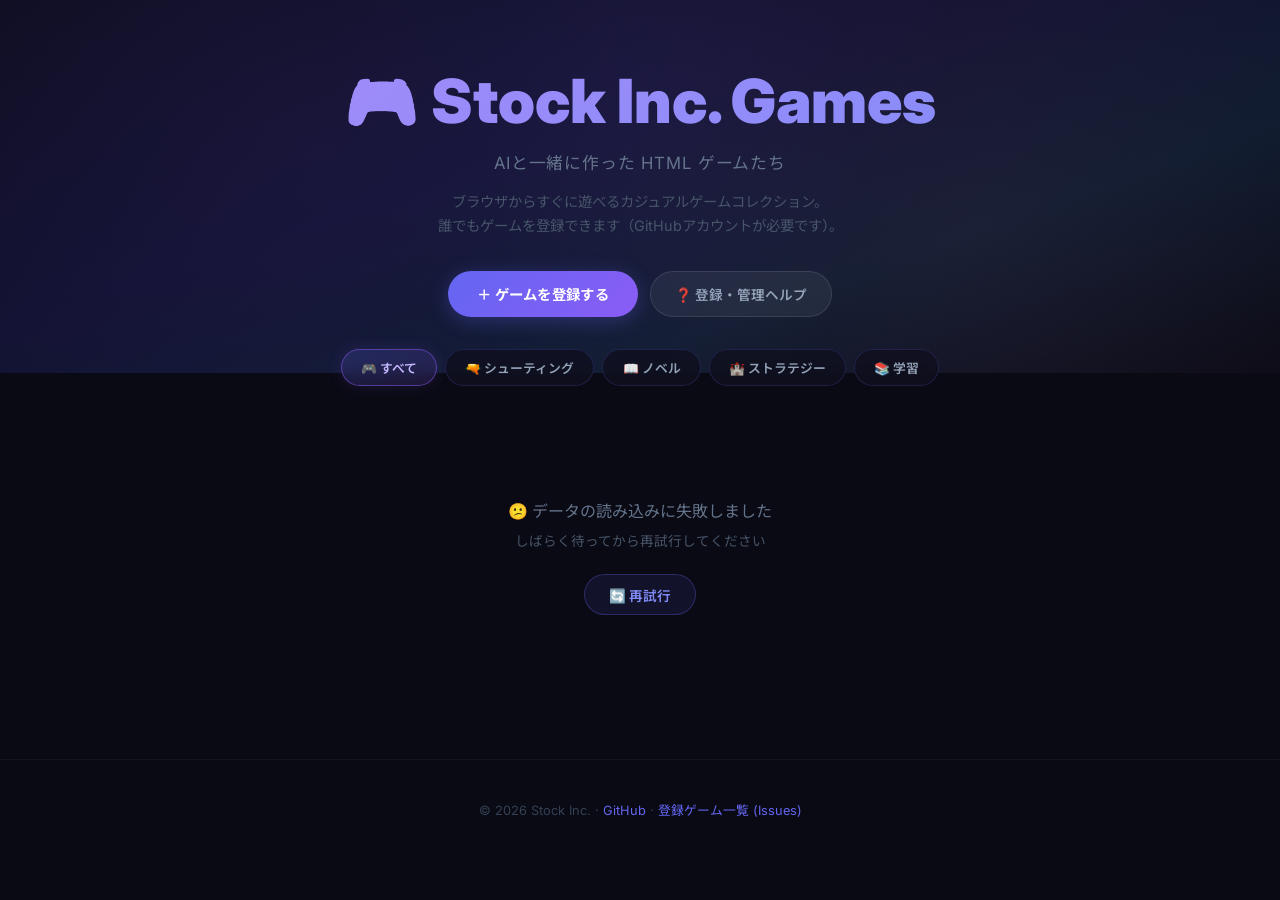
<file: index.html>
<!DOCTYPE html>
<html lang="ja">
<head>
  <meta charset="UTF-8">
  <meta name="viewport" content="width=device-width, initial-scale=1.0">
  <meta name="description" content="Stock Inc. が作った HTML ゲームコレクション。ブラウザからすぐに遊べます。">
  <title>🎮 Stock Inc. Games</title>
  <link rel="preconnect" href="https://fonts.googleapis.com">
  <link rel="preconnect" href="https://fonts.gstatic.com" crossorigin>
  <link href="https://fonts.googleapis.com/css2?family=Inter:wght@400;600;800&family=Noto+Sans+JP:wght@400;700;900&display=swap" rel="stylesheet">
  <style>
    /* ── Reset ── */
    *, *::before, *::after { margin: 0; padding: 0; box-sizing: border-box; }

    body {
      font-family: 'Inter', 'Noto Sans JP', sans-serif;
      background: #0a0a14;
      color: #e0e0e0;
      min-height: 100vh;
      overflow-x: hidden;
    }

    a { color: #818cf8; text-decoration: none; }
    a:hover { text-decoration: underline; }

    /* ── Hero ── */
    .hero {
      text-align: center;
      padding: 4rem 1.5rem 3.5rem;
      position: relative;
      overflow: hidden;
      background: linear-gradient(160deg, #0d0d1f 0%, #111130 40%, #0d1b2e 70%, #0a0a14 100%);
    }

    .hero::before {
      content: '';
      position: absolute;
      inset: 0;
      background:
        radial-gradient(circle at 25% 40%, rgba(139, 92, 246, 0.07) 0%, transparent 55%),
        radial-gradient(circle at 75% 60%, rgba(244, 114, 182, 0.06) 0%, transparent 50%),
        radial-gradient(circle at 50% 20%, rgba(99, 102, 241, 0.05) 0%, transparent 45%);
      animation: heroDrift 25s ease-in-out infinite alternate;
    }

    @keyframes heroDrift {
      0%   { transform: translate(0, 0) scale(1); }
      100% { transform: translate(-3%, 2%) scale(1.05); }
    }

    .hero h1 {
      font-size: clamp(2.2rem, 5vw, 3.8rem);
      font-weight: 900;
      background: linear-gradient(135deg, #a78bfa, #818cf8, #f472b6, #fb923c);
      background-size: 300% 300%;
      -webkit-background-clip: text;
      -webkit-text-fill-color: transparent;
      background-clip: text;
      animation: gradientShift 6s ease-in-out infinite;
      position: relative;
    }

    @keyframes gradientShift {
      0%, 100% { background-position: 0% 50%; }
      50%      { background-position: 100% 50%; }
    }

    .hero .subtitle {
      margin-top: 0.75rem;
      font-size: 1.05rem;
      color: #64748b;
      position: relative;
      letter-spacing: 0.05em;
    }

    .hero .desc {
      margin-top: 1rem;
      font-size: 0.9rem;
      color: #475569;
      position: relative;
      max-width: 520px;
      margin-left: auto;
      margin-right: auto;
      line-height: 1.7;
    }

    /* Hero Actions */
    .hero-actions {
      margin-top: 2rem;
      display: flex;
      gap: 0.75rem;
      justify-content: center;
      flex-wrap: wrap;
      position: relative;
    }

    .btn-register {
      display: inline-flex;
      align-items: center;
      gap: 0.5rem;
      padding: 0.75rem 1.8rem;
      border-radius: 999px;
      background: linear-gradient(135deg, #6366f1, #8b5cf6);
      color: #fff !important;
      font-size: 0.9rem;
      font-weight: 700;
      text-decoration: none !important;
      transition: all 0.25s ease;
      box-shadow: 0 4px 20px rgba(99, 102, 241, 0.3);
      letter-spacing: 0.02em;
    }

    .btn-register:hover {
      transform: translateY(-2px);
      box-shadow: 0 6px 28px rgba(99, 102, 241, 0.45);
    }

    .btn-help {
      display: inline-flex;
      align-items: center;
      gap: 0.4rem;
      padding: 0.75rem 1.5rem;
      border-radius: 999px;
      background: rgba(255, 255, 255, 0.06);
      border: 1px solid rgba(255, 255, 255, 0.1);
      color: #94a3b8 !important;
      font-size: 0.85rem;
      font-weight: 600;
      text-decoration: none !important;
      transition: all 0.25s ease;
    }

    .btn-help:hover {
      background: rgba(255, 255, 255, 0.1);
      border-color: rgba(255, 255, 255, 0.2);
      color: #c4b5fd !important;
    }

    /* ── Filter Tabs ── */
    .filter-bar {
      display: flex;
      justify-content: center;
      gap: 0.5rem;
      padding: 0 1.5rem;
      margin-top: -1.5rem;
      position: relative;
      z-index: 5;
      flex-wrap: wrap;
    }

    .filter-btn {
      font-family: 'Inter', 'Noto Sans JP', sans-serif;
      font-size: 0.8rem;
      font-weight: 600;
      padding: 0.5rem 1.2rem;
      border: 1px solid rgba(99, 102, 241, 0.2);
      background: rgba(15, 15, 30, 0.8);
      color: #94a3b8;
      border-radius: 999px;
      cursor: pointer;
      transition: all 0.25s ease;
      backdrop-filter: blur(8px);
    }

    .filter-btn:hover {
      border-color: rgba(99, 102, 241, 0.4);
      color: #c4b5fd;
    }

    .filter-btn.active {
      background: linear-gradient(135deg, rgba(99, 102, 241, 0.2), rgba(139, 92, 246, 0.15));
      border-color: rgba(139, 92, 246, 0.5);
      color: #c4b5fd;
      box-shadow: 0 0 16px rgba(139, 92, 246, 0.15);
    }

    /* ── Container ── */
    .container {
      max-width: 1100px;
      margin: 0 auto;
      padding: 3rem 1.5rem 5rem;
    }

    /* ── Games Grid ── */
    .games-grid {
      display: grid;
      grid-template-columns: repeat(auto-fill, minmax(300px, 1fr));
      gap: 1.5rem;
    }

    /* ── Game Card ── */
    .game-card {
      background: rgba(20, 20, 40, 0.6);
      border: 1px solid rgba(99, 102, 241, 0.1);
      border-radius: 16px;
      overflow: hidden;
      text-decoration: none !important;
      color: inherit;
      transition: transform 0.3s ease, box-shadow 0.3s ease, border-color 0.3s ease;
      display: flex;
      flex-direction: column;
      position: relative;
    }

    .game-card:hover {
      transform: translateY(-6px);
      box-shadow: 0 16px 48px rgba(99, 102, 241, 0.12), 0 4px 16px rgba(0, 0, 0, 0.3);
      border-color: rgba(99, 102, 241, 0.3);
    }

    /* Thumbnail */
    .card-thumb {
      position: relative;
      width: 100%;
      aspect-ratio: 4 / 3;
      overflow: hidden;
      background: #111122;
    }

    .card-thumb img {
      width: 100%;
      height: 100%;
      object-fit: cover;
      object-position: top center;
      transition: transform 0.4s ease;
    }

    .game-card:hover .card-thumb img {
      transform: scale(1.06);
    }

    .card-thumb::after {
      content: '';
      position: absolute;
      inset: 0;
      background: linear-gradient(to top, rgba(10, 10, 20, 0.7) 0%, transparent 50%);
      pointer-events: none;
    }

    /* Thumb placeholder */
    .card-thumb-placeholder {
      width: 100%;
      height: 100%;
      display: flex;
      align-items: center;
      justify-content: center;
      font-size: 3rem;
      background: linear-gradient(135deg, #111122, #1a1a35);
    }

    /* Badges */
    .badge {
      position: absolute;
      top: 12px;
      font-size: 0.65rem;
      font-weight: 700;
      text-transform: uppercase;
      letter-spacing: 0.06em;
      padding: 0.3em 0.8em;
      border-radius: 6px;
      z-index: 2;
      backdrop-filter: blur(6px);
    }

    .badge-status { right: 12px; }

    .badge--playable {
      background: rgba(52, 211, 153, 0.2);
      color: #34d399;
      border: 1px solid rgba(52, 211, 153, 0.3);
    }

    .badge--coming-soon {
      background: rgba(251, 191, 36, 0.2);
      color: #fbbf24;
      border: 1px solid rgba(251, 191, 36, 0.3);
    }

    .badge-category {
      left: 12px;
      background: rgba(99, 102, 241, 0.2);
      color: #a5b4fc;
      border: 1px solid rgba(99, 102, 241, 0.3);
    }

    /* Card Body */
    .card-body {
      padding: 1.25rem 1.5rem 1.5rem;
      display: flex;
      flex-direction: column;
      gap: 0.5rem;
      flex: 1;
    }

    .card-body h2 {
      font-size: 1.1rem;
      font-weight: 700;
      color: #f1f5f9;
      line-height: 1.4;
    }

    .card-body p {
      font-size: 0.85rem;
      color: #64748b;
      line-height: 1.6;
      flex: 1;
    }

    .card-meta {
      display: flex;
      align-items: center;
      justify-content: space-between;
      margin-top: 0.5rem;
    }

    .card-tags {
      display: flex;
      gap: 0.4rem;
      flex-wrap: wrap;
    }

    .tag {
      font-size: 0.65rem;
      font-weight: 600;
      padding: 0.2em 0.6em;
      border-radius: 4px;
      background: rgba(99, 102, 241, 0.08);
      color: #818cf8;
      border: 1px solid rgba(99, 102, 241, 0.12);
    }

    .card-author {
      display: flex;
      align-items: center;
      gap: 0.35rem;
      font-size: 0.7rem;
      color: #475569;
    }

    .card-author img {
      width: 18px;
      height: 18px;
      border-radius: 50%;
      border: 1px solid rgba(255, 255, 255, 0.1);
    }

    .card-play {
      display: flex;
      align-items: center;
      gap: 0.4rem;
      margin-top: 0.5rem;
      font-size: 0.8rem;
      font-weight: 600;
      color: #818cf8;
      transition: color 0.2s;
    }

    .game-card:hover .card-play { color: #a5b4fc; }

    .card-play .arrow { transition: transform 0.2s; }
    .game-card:hover .card-play .arrow { transform: translateX(4px); }

    /* Card Actions (edit / delete) */
    .card-actions {
      display: flex;
      gap: 0.25rem;
      margin-top: 0.5rem;
      padding-top: 0.6rem;
      border-top: 1px solid rgba(255, 255, 255, 0.05);
    }

    .card-action {
      display: inline-flex;
      align-items: center;
      gap: 0.3rem;
      padding: 0.3rem 0.7rem;
      border-radius: 6px;
      font-size: 0.7rem;
      font-weight: 600;
      text-decoration: none !important;
      transition: all 0.2s;
      cursor: pointer;
    }

    .card-action-edit {
      background: rgba(99, 102, 241, 0.08);
      color: #818cf8;
      border: 1px solid rgba(99, 102, 241, 0.15);
    }

    .card-action-edit:hover {
      background: rgba(99, 102, 241, 0.18);
      border-color: rgba(99, 102, 241, 0.35);
    }

    .card-action-delete {
      background: rgba(239, 68, 68, 0.06);
      color: #f87171;
      border: 1px solid rgba(239, 68, 68, 0.12);
    }

    .card-action-delete:hover {
      background: rgba(239, 68, 68, 0.15);
      border-color: rgba(239, 68, 68, 0.3);
    }

    /* ── Toolbar ── */
    .toolbar {
      display: flex;
      align-items: center;
      justify-content: space-between;
      margin-bottom: 1.5rem;
      gap: 1rem;
      flex-wrap: wrap;
    }

    .toolbar-left {
      display: flex;
      align-items: center;
      gap: 0.75rem;
    }

    .sort-select {
      font-family: inherit;
      font-size: 0.8rem;
      font-weight: 600;
      padding: 0.45rem 0.9rem;
      border-radius: 8px;
      border: 1px solid rgba(99, 102, 241, 0.2);
      background: rgba(15, 15, 30, 0.8);
      color: #94a3b8;
      cursor: pointer;
      transition: all 0.2s;
      -webkit-appearance: none;
      appearance: none;
      background-image: url("data:image/svg+xml,%3Csvg xmlns='http://www.w3.org/2000/svg' width='12' height='12' viewBox='0 0 12 12'%3E%3Cpath fill='%2394a3b8' d='M6 8L1 3h10z'/%3E%3C/svg%3E");
      background-repeat: no-repeat;
      background-position: right 0.6rem center;
      padding-right: 2rem;
    }

    .sort-select:hover {
      border-color: rgba(99, 102, 241, 0.4);
      color: #c4b5fd;
    }

    .sort-select:focus {
      outline: none;
      border-color: rgba(139, 92, 246, 0.5);
      box-shadow: 0 0 0 2px rgba(139, 92, 246, 0.1);
    }

    .game-count {
      font-size: 0.8rem;
      color: #475569;
      font-weight: 500;
    }

    .game-count strong {
      color: #818cf8;
    }

    /* ── States ── */
    .state-message {
      text-align: center;
      padding: 4rem 1.5rem;
      color: #64748b;
    }

    .spinner {
      width: 36px;
      height: 36px;
      border: 3px solid rgba(99, 102, 241, 0.15);
      border-top-color: #818cf8;
      border-radius: 50%;
      animation: spin 0.8s linear infinite;
      margin: 0 auto 1.5rem;
    }

    @keyframes spin {
      to { transform: rotate(360deg); }
    }

    .state-message p {
      font-size: 1rem;
      margin-bottom: 0.5rem;
    }

    .state-message .sub {
      font-size: 0.85rem;
      color: #475569;
    }

    .btn-retry {
      display: inline-block;
      margin-top: 1rem;
      padding: 0.6rem 1.5rem;
      border-radius: 999px;
      border: 1px solid rgba(99, 102, 241, 0.3);
      background: rgba(99, 102, 241, 0.1);
      color: #818cf8;
      font-size: 0.85rem;
      font-weight: 600;
      cursor: pointer;
      font-family: inherit;
      transition: all 0.2s;
    }

    .btn-retry:hover {
      background: rgba(99, 102, 241, 0.2);
      border-color: rgba(99, 102, 241, 0.5);
    }

    /* ── Footer ── */
    .footer {
      text-align: center;
      padding: 2.5rem 1rem;
      font-size: 0.8rem;
      color: #334155;
      border-top: 1px solid rgba(255, 255, 255, 0.04);
    }

    .footer a { color: #6366f1; }

    /* ── Fade In ── */
    @keyframes fadeIn {
      from { opacity: 0; transform: translateY(12px); }
      to   { opacity: 1; transform: translateY(0); }
    }

    .fade-in {
      animation: fadeIn 0.35s ease both;
    }

    /* ── Responsive ── */
    @media (max-width: 640px) {
      .games-grid { grid-template-columns: 1fr; }
      .hero { padding: 3rem 1rem 2.5rem; }
      .filter-bar { margin-top: -1rem; }
    }
  </style>
</head>
<body>

  <header class="hero">
    <h1>🎮 Stock Inc. Games</h1>
    <p class="subtitle">AIと一緒に作った HTML ゲームたち</p>
    <p class="desc">ブラウザからすぐに遊べるカジュアルゲームコレクション。<br>誰でもゲームを登録できます（GitHubアカウントが必要です）。</p>
    <div class="hero-actions">
      <a href="https://github.com/Shunichi-Takeda/stock-inc-games/issues/new?template=add-game.yml"
         target="_blank" rel="noopener" class="btn-register">＋ ゲームを登録する</a>
      <a href="help.html" class="btn-help">❓ 登録・管理ヘルプ</a>
    </div>
  </header>

  <nav class="filter-bar" id="filterBar">
    <button class="filter-btn active" data-filter="all">🎮 すべて</button>
    <button class="filter-btn" data-filter="shooting">🔫 シューティング</button>
    <button class="filter-btn" data-filter="novel">📖 ノベル</button>
    <button class="filter-btn" data-filter="strategy">🏰 ストラテジー</button>
    <button class="filter-btn" data-filter="learning">📚 学習</button>
  </nav>

  <main class="container">

    <!-- Toolbar -->
    <div class="toolbar" id="toolbar" style="display:none;">
      <div class="toolbar-left">
        <select class="sort-select" id="sortSelect">
          <option value="newest">🕐 新しい順</option>
          <option value="oldest">🕐 古い順</option>
          <option value="name-asc">🔤 名前順 (A→Z)</option>
          <option value="name-desc">🔤 名前順 (Z→A)</option>
        </select>
      </div>
      <span class="game-count" id="gameCount"></span>
    </div>

    <!-- Loading State -->
    <div id="loadingState" class="state-message">
      <div class="spinner"></div>
      <p>ゲーム一覧を読み込み中…</p>
    </div>

    <!-- Error State -->
    <div id="errorState" class="state-message" style="display:none;">
      <p>😕 データの読み込みに失敗しました</p>
      <p class="sub">しばらく待ってから再試行してください</p>
      <button class="btn-retry" onclick="loadGames(true)">🔄 再試行</button>
    </div>

    <!-- Empty State -->
    <div id="emptyState" class="state-message" style="display:none;">
      <p>🎮 まだゲームが登録されていません</p>
      <p class="sub">最初のゲームを登録してみましょう！</p>
      <a href="https://github.com/Shunichi-Takeda/stock-inc-games/issues/new?template=add-game.yml"
         target="_blank" rel="noopener" class="btn-retry" style="margin-top:1rem; display:inline-block;">
        ＋ ゲームを登録する
      </a>
    </div>

    <!-- Games Grid (populated by JS) -->
    <div class="games-grid" id="gamesGrid" style="display:none;"></div>

  </main>

  <footer class="footer">
    <p>© 2026 Stock Inc. ·
      <a href="https://github.com/Shunichi-Takeda/stock-inc-games">GitHub</a> ·
      <a href="https://github.com/Shunichi-Takeda/stock-inc-games/issues?q=is%3Aissue+is%3Aopen+label%3Agame">登録ゲーム一覧 (Issues)</a>
    </p>
  </footer>

  <script>
    // ══════════════════════════════════════════
    //  CONFIG
    // ══════════════════════════════════════════
    const CONFIG = {
      owner: 'Shunichi-Takeda',
      repo: 'stock-inc-games',
      cacheKey: 'sig-games-v2',
      cacheTTL: 5 * 60 * 1000  // 5分
    };

    const CATEGORY_MAP = {
      'シューティング': 'shooting',
      'ノベル':         'novel',
      'ストラテジー':   'strategy',
      '学習':           'learning',
      'その他':         'other'
    };

    const CATEGORY_LABELS = {
      'shooting': '🔫 シューティング',
      'novel':    '📖 ノベル',
      'strategy': '🏰 ストラテジー',
      'learning': '📚 学習',
      'other':    '🎮 その他'
    };

    // 全ゲームデータを保持（フィルタ・ソート用）
    let allGames = [];
    let currentFilter = 'all';
    let currentSort = 'newest';

    // ══════════════════════════════════════════
    //  PARSER
    // ══════════════════════════════════════════
    function parseIssueBody(body) {
      if (!body) return null;

      const sections = {};
      const parts = body.split(/^### /m).filter(Boolean);
      for (const part of parts) {
        const nl = part.indexOf('\n');
        if (nl === -1) continue;
        const key = part.substring(0, nl).trim();
        const val = part.substring(nl).trim();
        sections[key] = val;
      }

      const url = sections['ゲームURL'];
      const thumbnailRaw = sections['サムネイル画像URL'] || '';
      const description = sections['紹介テキスト'] || '';
      const categoryName = sections['カテゴリ'] || 'その他';
      const tagsRaw = sections['タグ（任意）'] || sections['タグ'] || '';

      if (!url) return null;

      let thumbnail = thumbnailRaw;
      const mdMatch = thumbnailRaw.match(/!\[.*?\]\((.*?)\)/);
      if (mdMatch) thumbnail = mdMatch[1];
      else {
        const urlMatch = thumbnailRaw.match(/https?:\/\/\S+/);
        if (urlMatch) thumbnail = urlMatch[0];
      }

      const category = CATEGORY_MAP[categoryName] || 'other';
      const tags = (!tagsRaw || tagsRaw === '_No response_')
        ? []
        : tagsRaw.split(',').map(t => t.trim()).filter(Boolean);

      return { url: url.trim(), thumbnail: thumbnail.trim(), description, category, tags };
    }

    function escapeHtml(str) {
      const div = document.createElement('div');
      div.textContent = str;
      return div.innerHTML;
    }

    // ══════════════════════════════════════════
    //  API & CACHE
    // ══════════════════════════════════════════
    async function fetchGames(skipCache) {
      if (!skipCache) {
        try {
          const cached = localStorage.getItem(CONFIG.cacheKey);
          if (cached) {
            const { data, ts } = JSON.parse(cached);
            if (Date.now() - ts < CONFIG.cacheTTL) return data;
          }
        } catch (e) { /* ignore */ }
      }

      const apiUrl = `https://api.github.com/repos/${CONFIG.owner}/${CONFIG.repo}/issues`
        + `?labels=game&state=open&per_page=100&sort=created&direction=desc`;

      const res = await fetch(apiUrl);
      if (!res.ok) throw new Error(`GitHub API error: ${res.status}`);

      const issues = await res.json();
      const games = [];

      for (const issue of issues) {
        const parsed = parseIssueBody(issue.body);
        if (!parsed) continue;
        games.push({
          title: issue.title,
          ...parsed,
          author: issue.user ? issue.user.login : '',
          authorAvatar: issue.user ? issue.user.avatar_url : '',
          issueNumber: issue.number,
          issueUrl: issue.html_url,
          createdAt: issue.created_at
        });
      }

      try {
        localStorage.setItem(CONFIG.cacheKey, JSON.stringify({ data: games, ts: Date.now() }));
      } catch (e) { /* ignore */ }

      return games;
    }

    // ══════════════════════════════════════════
    //  SORT
    // ══════════════════════════════════════════
    function sortGames(games, sortKey) {
      const sorted = [...games];
      switch (sortKey) {
        case 'newest':
          sorted.sort((a, b) => new Date(b.createdAt) - new Date(a.createdAt));
          break;
        case 'oldest':
          sorted.sort((a, b) => new Date(a.createdAt) - new Date(b.createdAt));
          break;
        case 'name-asc':
          sorted.sort((a, b) => a.title.localeCompare(b.title, 'ja'));
          break;
        case 'name-desc':
          sorted.sort((a, b) => b.title.localeCompare(a.title, 'ja'));
          break;
      }
      return sorted;
    }

    // ══════════════════════════════════════════
    //  RENDER
    // ══════════════════════════════════════════
    function createGameCard(game, index) {
      const card = document.createElement('div');
      card.className = 'game-card fade-in';
      card.dataset.category = game.category;
      card.style.animationDelay = `${index * 0.06}s`;

      const categoryLabel = CATEGORY_LABELS[game.category] || CATEGORY_LABELS['other'];

      const thumbHtml = game.thumbnail
        ? `<img src="${escapeHtml(game.thumbnail)}" alt="${escapeHtml(game.title)}" loading="lazy"
             onerror="this.style.display='none';this.nextElementSibling.style.display='flex';">
           <div class="card-thumb-placeholder" style="display:none;">🎮</div>`
        : `<div class="card-thumb-placeholder">🎮</div>`;

      const tagsHtml = game.tags.map(t => `<span class="tag">${escapeHtml(t)}</span>`).join('');

      const authorHtml = game.author
        ? `<span class="card-author">
             <img src="${escapeHtml(game.authorAvatar)}" alt="${escapeHtml(game.author)}" loading="lazy">
             ${escapeHtml(game.author)}
           </span>`
        : '';

      const editUrl = game.issueUrl;
      const closeUrl = game.issueUrl;

      card.innerHTML = `
        <a href="${escapeHtml(game.url)}" target="_blank" rel="noopener" class="card-thumb">
          ${thumbHtml}
          <span class="badge badge-status badge--playable">▶ Play</span>
          <span class="badge badge-category">${categoryLabel}</span>
        </a>
        <div class="card-body">
          <h2>${escapeHtml(game.title)}</h2>
          <p>${escapeHtml(game.description)}</p>
          <div class="card-meta">
            <div class="card-tags">${tagsHtml}</div>
            ${authorHtml}
          </div>
          <a href="${escapeHtml(game.url)}" target="_blank" rel="noopener"
             class="card-play" style="text-decoration:none;">プレイする <span class="arrow">→</span></a>
          <div class="card-actions">
            <a href="${escapeHtml(editUrl)}" target="_blank" rel="noopener"
               class="card-action card-action-edit" title="Issue を編集">✏️ 編集</a>
            <a href="${escapeHtml(closeUrl)}" target="_blank" rel="noopener"
               class="card-action card-action-delete" title="Issue を Close して削除">🗑️ 削除</a>
          </div>
        </div>
      `;

      // カード全体のクリックでゲームを開く（ボタン以外）
      card.style.cursor = 'pointer';
      card.addEventListener('click', (e) => {
        // リンクやボタンがクリックされた場合はスキップ
        if (e.target.closest('a')) return;
        window.open(game.url, '_blank', 'noopener');
      });

      return card;
    }

    function applyFilterAndSort() {
      let filtered = currentFilter === 'all'
        ? allGames
        : allGames.filter(g => g.category === currentFilter);

      const sorted = sortGames(filtered, currentSort);

      const grid = document.getElementById('gamesGrid');
      grid.innerHTML = '';
      sorted.forEach((game, i) => grid.appendChild(createGameCard(game, i)));

      // 件数表示
      const countEl = document.getElementById('gameCount');
      if (currentFilter === 'all') {
        countEl.innerHTML = `<strong>${allGames.length}</strong> 件のゲーム`;
      } else {
        const label = CATEGORY_LABELS[currentFilter] || currentFilter;
        countEl.innerHTML = `<strong>${sorted.length}</strong> / ${allGames.length} 件`;
      }
    }

    // ══════════════════════════════════════════
    //  FILTER & SORT SETUP
    // ══════════════════════════════════════════
    function setupControls() {
      // カテゴリフィルター
      const btns = document.querySelectorAll('.filter-btn');
      btns.forEach(btn => {
        btn.addEventListener('click', () => {
          btns.forEach(b => b.classList.remove('active'));
          btn.classList.add('active');
          currentFilter = btn.dataset.filter;
          applyFilterAndSort();
        });
      });

      // 並べ替え
      const sortSelect = document.getElementById('sortSelect');
      sortSelect.addEventListener('change', () => {
        currentSort = sortSelect.value;
        applyFilterAndSort();
      });
    }

    // ══════════════════════════════════════════
    //  MAIN
    // ══════════════════════════════════════════
    async function loadGames(skipCache) {
      const loadingEl = document.getElementById('loadingState');
      const errorEl   = document.getElementById('errorState');
      const emptyEl   = document.getElementById('emptyState');
      const gridEl    = document.getElementById('gamesGrid');
      const toolbarEl = document.getElementById('toolbar');

      loadingEl.style.display = '';
      errorEl.style.display   = 'none';
      emptyEl.style.display   = 'none';
      gridEl.style.display    = 'none';
      toolbarEl.style.display = 'none';

      try {
        allGames = await fetchGames(skipCache);
        loadingEl.style.display = 'none';

        if (allGames.length === 0) {
          emptyEl.style.display = '';
        } else {
          toolbarEl.style.display = '';
          gridEl.style.display = '';
          applyFilterAndSort();
        }
      } catch (err) {
        console.error('Failed to load games:', err);
        loadingEl.style.display = 'none';
        errorEl.style.display = '';
      }
    }

    // Init
    setupControls();
    loadGames();
  </script>

</body>
</html>
</file>
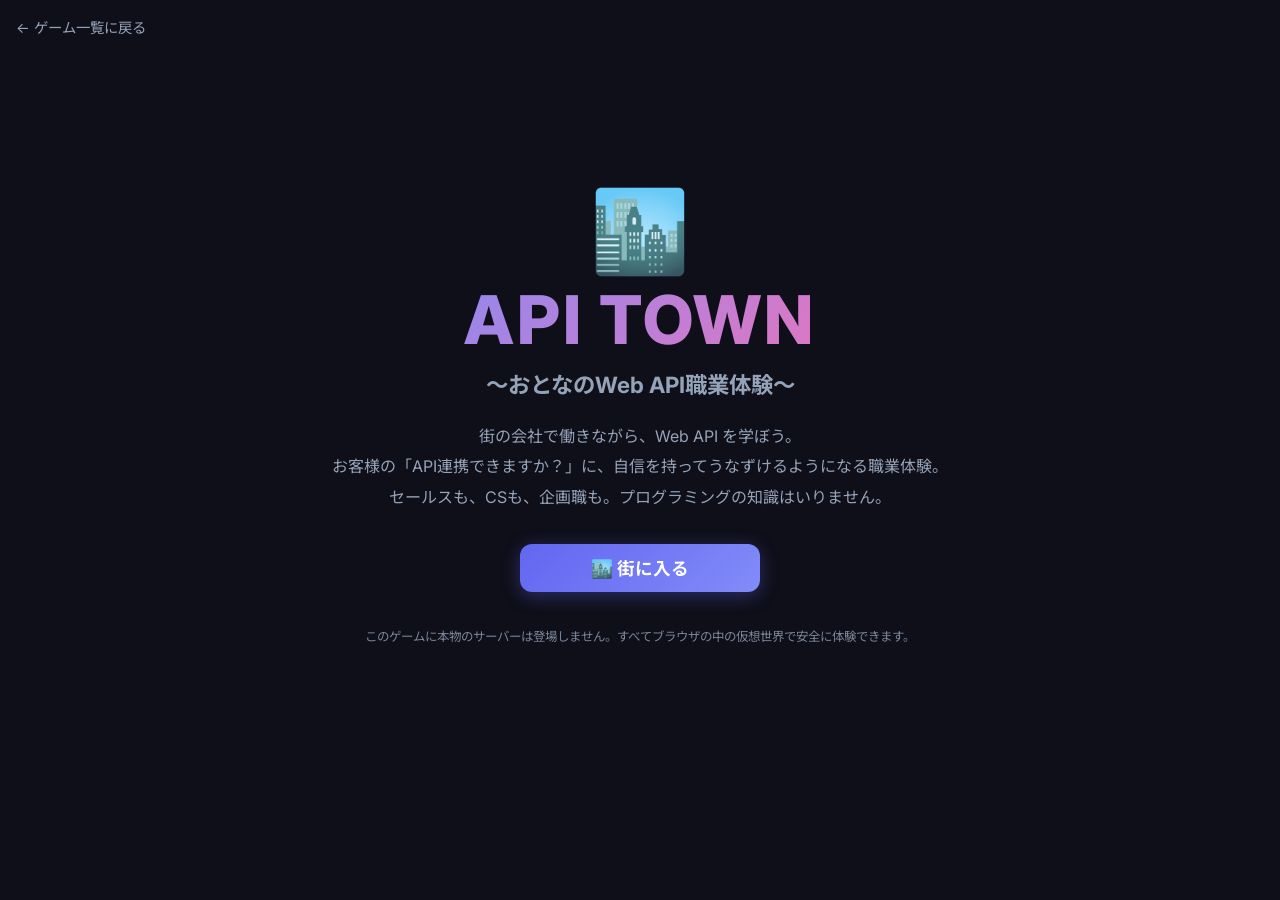
<file: games/api-town/index.html>
<!DOCTYPE html>
<html lang="ja">
<head>
  <meta charset="UTF-8">
  <meta name="viewport" content="width=device-width, initial-scale=1.0">
  <meta name="description" content="API TOWN ～おとなのWeb API職業体験～ — 街の会社で働きながら、Web API を基礎知識ゼロから実践まで学べるハンズオンゲーム。">
  <title>🏙️ API TOWN ～おとなのWeb API職業体験～</title>
  <link rel="preconnect" href="https://fonts.googleapis.com">
  <link rel="preconnect" href="https://fonts.gstatic.com" crossorigin>
  <link href="https://fonts.googleapis.com/css2?family=Inter:wght@400;500;600;700;800&family=Noto+Sans+JP:wght@400;500;600;700;800&family=JetBrains+Mono:wght@400;600&display=swap" rel="stylesheet">
  <link rel="stylesheet" href="../../shared/css/common.css">
  <link rel="stylesheet" href="style.css">
</head>
<body>

  <a href="../../" class="back-link" aria-label="ゲーム一覧に戻る">← ゲーム一覧に戻る</a>

  <div id="gameContainer">

    <!-- ========== ヘッダー ========== -->
    <header id="gameHeader" class="hidden">
      <div class="header-brand">🏙️ API TOWN</div>
      <div class="header-status">
        <span id="rankChip" class="chip">💼 研修生</span>
        <span class="chip coin-chip">🪙 <span id="coinCount">0</span></span>
      </div>
      <nav class="header-nav">
        <button id="btnHeaderMap" class="header-btn" type="button" title="マップ">🗺️ マップ</button>
        <button id="btnZukan" class="header-btn" type="button" title="ステータスコード図鑑">📕 図鑑</button>
        <button id="btnAlbum" class="header-btn" type="button" title="トリビアカードアルバム">🎴 カード</button>
        <button id="btnGlossary" class="header-btn" type="button" title="用語辞典">📖 用語</button>
      </nav>
    </header>

    <!-- ========== タイトル画面 ========== -->
    <section id="titleScreen" class="screen active">
      <div class="title-content">
        <div class="title-logo" aria-hidden="true">🏙️</div>
        <h1 class="title-text">
          <span class="title-main">API TOWN</span>
          <span class="title-sub">～おとなのWeb API職業体験～</span>
        </h1>
        <p class="title-tagline">街の会社で働きながら、Web API を学ぼう。<br>お客様の「API連携できますか？」に、自信を持ってうなずけるようになる職業体験。<br>セールスも、CSも、企画職も。プログラミングの知識はいりません。</p>
        <nav class="title-buttons" aria-label="タイトルメニュー">
          <button id="btnContinue" class="btn btn-primary hidden" type="button">▶ つづきから</button>
          <button id="btnNew" class="btn btn-primary" type="button">🏙️ 街に入る</button>
        </nav>
        <p class="title-note">このゲームに本物のサーバーは登場しません。すべてブラウザの中の仮想世界で安全に体験できます。</p>
      </div>
    </section>

    <!-- ========== 街マップ ========== -->
    <section id="mapScreen" class="screen">
      <div class="map-head">
        <h2>🗺️ API TOWN マップ</h2>
        <p>働きたい会社を選ぼう。仕事をこなすと給料とバッジがもらえて、次の会社がオープンする。</p>
      </div>
      <div id="buildingGrid" class="building-grid"></div>
    </section>

    <!-- ========== ワーク画面（職場） ========== -->
    <section id="workScreen" class="screen">
      <div class="work-head">
        <button id="btnBackMap" class="header-btn" type="button">← マップ</button>
        <div class="work-title">
          <span id="workCompany" class="work-company">📦 ハトポスト便</span>
          <span id="workTagline" class="work-tagline"></span>
        </div>
      </div>

      <nav class="work-tabs" aria-label="ペイン切り替え">
        <button class="work-tab active" data-pane="chat" type="button">💬 仕事</button>
        <button class="work-tab" data-pane="client" type="button">📮 クライアント</button>
        <button class="work-tab" data-pane="docs" type="button">📖 ドキュメント</button>
      </nav>

      <div id="workPanes" data-pane="chat">

        <!-- 左: チャット＋ミッション -->
        <aside class="pane pane-chat">
          <div id="chatMessages" class="chat-messages"></div>
          <div id="missionBox" class="mission-box hidden"></div>
        </aside>

        <!-- 中央: レッスン or APIクライアント -->
        <main class="pane pane-center">
          <div id="lessonPane" class="lesson-pane hidden">
            <div class="lesson-pane-icon">👩‍🏫</div>
            <h3 id="lessonPaneTitle">レッスン</h3>
            <p>チャットの依頼を読んだら、レッスンを始めよう。</p>
            <button id="btnLessonStart" class="btn btn-primary" type="button">レッスンを始める</button>
          </div>

          <div id="mcpPane" class="mcp-pane hidden">
            <div class="client-title">🤖 AIアシスタント・シミュレーター <span class="client-note">AIが「道具＝ツール」を使う様子を見てみよう</span></div>
            <div id="mcpChat" class="mcp-chat"></div>
            <div id="mcpActions" class="mcp-actions"></div>
          </div>

          <div id="clientPane" class="client-pane">
            <div class="client-title">📮 APIクライアント <span class="client-note">リクエスト（注文）を組み立てて送る道具</span></div>
            <div class="request-row">
              <select id="reqMethod" class="method-select" aria-label="HTTPメソッド">
                <option>GET</option>
                <option>POST</option>
                <option>PUT</option>
                <option>PATCH</option>
                <option>DELETE</option>
              </select>
              <div class="url-box">
                <span id="baseUrlChip" class="base-url">https://api.example</span>
                <input id="reqPath" type="text" class="path-input" placeholder="/welcome" autocomplete="off" spellcheck="false" aria-label="リクエストパス">
              </div>
              <button id="btnSend" class="btn btn-send" type="button">🚀 送信</button>
            </div>
            <details id="headersEditor" class="headers-editor">
              <summary>🔧 リクエストヘッダー <span class="headers-note">認証キーなどの「欄外メモ」を添える場所</span></summary>
              <div id="headerRows"></div>
              <button id="btnAddHeader" class="btn-add-header" type="button">＋ ヘッダーを追加</button>
            </details>
            <details id="bodyEditor" class="headers-editor body-editor">
              <summary>📦 リクエストボディ（JSON） <span class="headers-note">POST / PUT / PATCH で送る「伝票の中身」</span></summary>
              <textarea id="reqBody" class="body-input" rows="4" placeholder='{ "item": "latte" }' spellcheck="false" aria-label="リクエストボディ"></textarea>
            </details>
            <p id="clientError" class="client-error hidden"></p>
            <div id="responseArea" class="response-area"></div>
          </div>
        </main>

        <!-- 右: APIドキュメント -->
        <aside class="pane pane-docs">
          <div class="docs-title">📖 APIドキュメント</div>
          <div id="docsList"></div>
        </aside>

      </div>
    </section>

  </div>

  <!-- ========== レッスンモーダル ========== -->
  <div id="lessonModal" class="modal hidden" role="dialog" aria-modal="true">
    <div class="modal-content lesson-modal">
      <div id="lessonTitle" class="lesson-title">👩‍🏫 レッスン</div>
      <div id="lessonDots" class="lesson-dots"></div>
      <div id="lessonScene" class="lesson-scene">🏙️</div>
      <p id="lessonText" class="lesson-text"></p>
      <div id="lessonChoices" class="lesson-choices hidden"></div>
      <p id="lessonExplain" class="lesson-explain hidden"></p>
      <button id="lessonNext" class="btn btn-primary lesson-next" type="button">つぎへ ▸</button>
    </div>
  </div>

  <!-- ========== 給料明細モーダル ========== -->
  <div id="rewardModal" class="modal hidden" role="dialog" aria-modal="true">
    <div class="modal-content reward-modal">
      <div class="reward-head">💰 給料明細</div>
      <div id="rewardQuest" class="reward-quest"></div>
      <table class="reward-table"><tbody id="rewardRows"></tbody></table>
      <div id="rewardBadge" class="reward-badge hidden"></div>
      <button id="btnRewardOk" class="btn btn-primary" type="button">受け取る</button>
    </div>
  </div>

  <!-- ========== 図鑑モーダル ========== -->
  <div id="zukanModal" class="modal hidden" role="dialog" aria-modal="true">
    <div class="modal-content wide-modal">
      <button class="modal-close" type="button" aria-label="閉じる">✕</button>
      <h3 class="modal-title">📕 ステータスコード図鑑 <span id="zukanCount" class="zukan-count"></span></h3>
      <p class="modal-sub">レスポンスで受け取った「結果番号」のコレクション。全部集められるかな？</p>
      <div id="zukanGrid" class="zukan-grid"></div>
    </div>
  </div>

  <!-- ========== カードアルバムモーダル ========== -->
  <div id="albumModal" class="modal hidden" role="dialog" aria-modal="true">
    <div class="modal-content wide-modal">
      <button class="modal-close" type="button" aria-label="閉じる">✕</button>
      <h3 class="modal-title">🎴 トリビアカードアルバム <span id="albumCount" class="zukan-count"></span></h3>
      <p class="modal-sub">カプセルAPI（🎰）で集めたWebトリビアのコレクション。<span id="albumTickets"></span></p>
      <div id="albumGrid" class="album-grid"></div>
    </div>
  </div>

  <!-- ========== 用語辞典モーダル ========== -->
  <div id="glossaryModal" class="modal hidden" role="dialog" aria-modal="true">
    <div class="modal-content wide-modal">
      <button class="modal-close" type="button" aria-label="閉じる">✕</button>
      <h3 class="modal-title">📖 用語辞典</h3>
      <p class="modal-sub">ゲームに出てくる言葉は、ぜんぶここで確認できます。</p>
      <div id="glossaryList"></div>
    </div>
  </div>

  <div id="toastBox" class="toast-box" aria-live="polite"></div>

  <!-- コア -->
  <script src="js/save.js"></script>
  <script src="js/data/status-codes.js"></script>
  <script src="js/data/glossary.js"></script>
  <script src="js/data/trivia-cards.js"></script>
  <script src="js/server/db.js"></script>
  <script src="js/server/virtual-server.js"></script>
  <script src="js/server/apis/annaijo.js"></script>
  <script src="js/server/apis/hatopost.js"></script>
  <script src="js/server/apis/cafe201.js"></script>
  <script src="js/server/apis/library.js"></script>
  <script src="js/server/apis/apibank.js"></script>
  <script src="js/server/apis/pecker.js"></script>
  <script src="js/server/apis/stormworks.js"></script>
  <script src="js/server/apis/guardian.js"></script>
  <script src="js/server/apis/graduation.js"></script>
  <script src="js/server/apis/gacha.js"></script>
  <script src="js/server/apis/mcplab.js"></script>
  <script src="js/quests/lessons.js"></script>
  <script src="js/quests/stages.js"></script>
  <script src="js/validator.js"></script>
  <!-- UI -->
  <script src="js/ui/chat.js"></script>
  <script src="js/ui/client.js"></script>
  <script src="js/ui/docs.js"></script>
  <script src="js/ui/map.js"></script>
  <script src="js/ui/lesson.js"></script>
  <script src="js/ui/mcp.js"></script>
  <script src="js/ui/glossary.js"></script>
  <script src="js/ui/zukan.js"></script>
  <script src="js/ui/album.js"></script>
  <script src="js/main.js"></script>
</body>
</html>
</file>
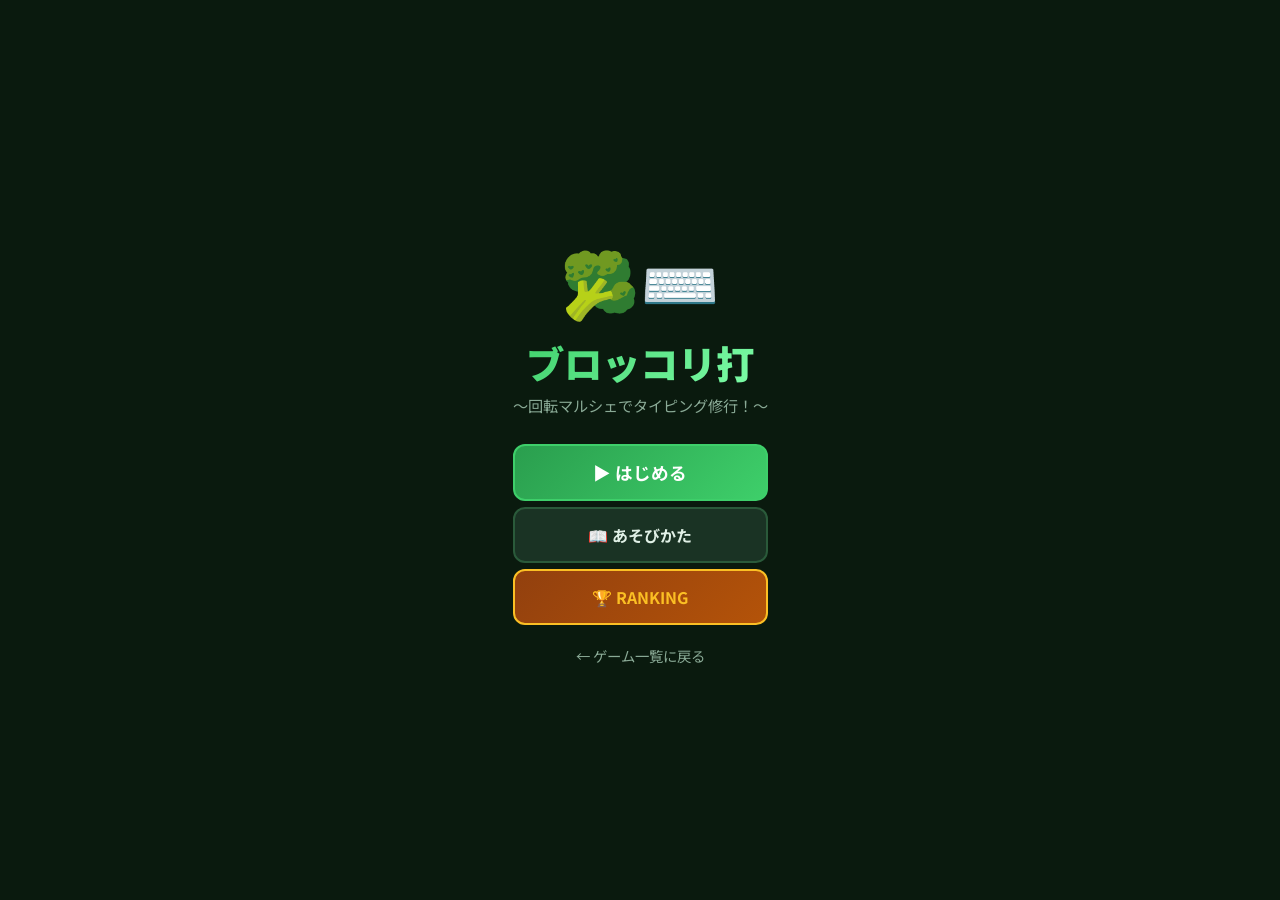
<file: games/broccoli-da/index.html>
<!DOCTYPE html>
<html lang="ja">
<head>
  <meta charset="UTF-8">
  <meta name="viewport" content="width=device-width, initial-scale=1.0, user-scalable=no">
  <meta name="description" content="ブロッコリー回転マルシェでタイピング修行！野菜カゴが流れる前にタイプしてお買い得を目指そう">
  <title>🥦⌨️ ブロッコリ打</title>
  <link rel="preconnect" href="https://fonts.googleapis.com">
  <link rel="preconnect" href="https://fonts.gstatic.com" crossorigin>
  <link href="https://fonts.googleapis.com/css2?family=Noto+Sans+JP:wght@400;700;900&display=swap" rel="stylesheet">
  <link rel="stylesheet" href="style.css?v=010">
</head>
<body>

  <div id="gameContainer">

    <!-- ══ Title Screen ══ -->
    <div id="titleScreen" class="screen active">
      <div class="title-content">
        <div class="title-logo">🥦⌨️</div>
        <h1 class="title-text">ブロッコリ打</h1>
        <p class="title-sub">～回転マルシェでタイピング修行！～</p>
        <button id="btnPlay" class="btn btn-primary">▶ はじめる</button>
        <button id="btnHowTo" class="btn btn-secondary">📖 あそびかた</button>
        <button id="btnRankingTitle" class="btn btn-ranking">🏆 RANKING</button>
        <a href="../../" class="back-link">← ゲーム一覧に戻る</a>
      </div>
    </div>

    <!-- ══ Course Select Screen ══ -->
    <div id="courseScreen" class="screen">
      <div class="select-content">
        <h2 class="select-title">🛒 コースを選ぼう</h2>
        <p class="select-desc">先にお支払い。タイプした分だけお野菜ゲット！</p>
        <div class="course-grid">
          <button class="course-card" data-course="easy">
            <div class="course-icon">🟢</div>
            <div class="course-name">お手軽コース</div>
            <div class="course-price">💰 3,000円</div>
            <div class="course-detail">制限時間 60秒 ／ 短いお題</div>
          </button>
          <button class="course-card" data-course="normal">
            <div class="course-icon">🟡</div>
            <div class="course-name">おすすめコース</div>
            <div class="course-price">💰 5,000円</div>
            <div class="course-detail">制限時間 90秒 ／ 普通のお題</div>
          </button>
          <button class="course-card" data-course="hard">
            <div class="course-icon">🔴</div>
            <div class="course-name">高級コース</div>
            <div class="course-price">💰 10,000円</div>
            <div class="course-detail">制限時間 120秒 ／ 長いお題</div>
          </button>
        </div>
        <button id="btnBackFromCourse" class="btn btn-secondary">← もどる</button>
      </div>
    </div>

    <!-- ══ Mode Select Screen ══ -->
    <div id="modeScreen" class="screen">
      <div class="select-content">
        <h2 class="select-title">🎮 モードを選ぼう</h2>
        <div class="mode-grid">
          <button class="mode-card" data-mode="practice">
            <div class="mode-icon">🐢</div>
            <div class="mode-name">練習</div>
            <div class="mode-detail">カゴがゆっくり流れる</div>
          </button>
          <button class="mode-card" data-mode="normal">
            <div class="mode-icon">▶️</div>
            <div class="mode-name">普通</div>
            <div class="mode-detail">標準ルール</div>
          </button>
          <button class="mode-card" data-mode="accuracy">
            <div class="mode-icon">🎯</div>
            <div class="mode-name">正確重視</div>
            <div class="mode-detail">ミス → カゴリセット</div>
          </button>
          <button class="mode-card" data-mode="speed">
            <div class="mode-icon">⚡</div>
            <div class="mode-name">速度必須</div>
            <div class="mode-detail">カゴスルー → ゲーム終了</div>
          </button>
          <button class="mode-card" data-mode="oneshot">
            <div class="mode-icon">💀</div>
            <div class="mode-name">一発勝負</div>
            <div class="mode-detail">ミス or スルー → 即終了</div>
          </button>
        </div>
        <button id="btnBackFromMode" class="btn btn-secondary">← もどる</button>
      </div>
    </div>

    <!-- ══ Countdown Overlay ══ -->
    <div id="countdownOverlay" class="screen">
      <div class="countdown-content">
        <div id="countdownNumber" class="countdown-number">3</div>
        <div class="countdown-info">
          <span id="countdownCourse"></span> ／ <span id="countdownMode"></span>
        </div>
      </div>
    </div>

    <!-- ══ Game Screen ══ -->
    <div id="gameScreen" class="screen">
      <!-- Status Bar -->
      <div id="statusBar">
        <div class="status-left">
          <span id="timeDisplay">残り<span id="timeValue">060</span>秒</span>
        </div>
        <div class="status-center">
          <span id="scoreDisplay">💰 0円</span>
        </div>
        <div class="status-right">
          <button id="btnSound" class="btn-icon" title="サウンド">🔇</button>
          <button id="btnPause" class="btn-icon" title="一時停止">⏸</button>
        </div>
      </div>

      <!-- Combo Meter -->
      <div id="comboArea">
        <div id="comboLabel">連打メーター</div>
        <div id="comboMeterWrap">
          <div id="comboMeter">
            <div id="comboFill"></div>
            <div class="combo-milestone" style="left:21.5%"></div>
            <div class="combo-milestone" style="left:45.4%"></div>
            <div class="combo-milestone" style="left:71.5%"></div>
          </div>
          <div id="comboMilestones">
            <span class="milestone-label" style="left:21.5%" id="ms0">1秒追加↑</span>
            <span class="milestone-label" style="left:45.4%" id="ms1">1秒追加↑</span>
            <span class="milestone-label" style="left:71.5%" id="ms2">2秒追加↑</span>
            <span class="milestone-label" style="left:100%" id="ms3">3秒追加↑</span>
          </div>
        </div>
      </div>

      <!-- Conveyor Lane -->
      <div id="conveyorLane">
        <div id="conveyorBelt"></div>
        <div id="basketArea">
          <!-- Basket elements created by JS -->
        </div>
      </div>

      <!-- Typing Area -->
      <div id="typingArea">
        <div id="wordDisplay" class="word-display"></div>
        <div id="readingDisplay" class="reading-display"></div>
        <div id="romajiDisplay" class="romaji-display"></div>
      </div>

      <!-- Time Bonus Popup -->
      <div id="timeBonusPopup" class="time-bonus-popup"></div>

      <!-- Version -->
      <div id="versionDisplay"></div>
    </div>

    <!-- ══ Result Screen ══ -->
    <div id="resultScreen" class="screen">
      <div class="result-content">
        <h2 id="resultTitle"></h2>
        <div id="resultEmoji" class="result-emoji"></div>
        <div id="resultSummary" class="result-summary"></div>
        <div id="resultStats" class="result-stats"></div>
        <div class="result-actions">
          <button id="btnRetry" class="btn btn-primary">🔄 もういちど</button>
          <button id="btnRegisterScore" class="btn btn-ranking">🏆 ランキング登録</button>
          <button id="btnRankingResult" class="btn btn-ranking">🏆 RANKING</button>
          <button id="btnToTitle" class="btn btn-secondary">🏠 タイトルへ</button>
        </div>
      </div>
    </div>

    <!-- ══ How To Play ══ -->
    <div id="howToScreen" class="screen">
      <div class="howto-content">
        <h2>📖 あそびかた</h2>
        <div class="howto-section">
          <h3>🛒 回転マルシェとは</h3>
          <p>野菜カゴがベルトコンベアで流れてきます。<br>
             カゴが通り過ぎる前に、お題をタイピングしましょう！<br>
             タイプ成功でカゴの中身をゲット。失敗すると流れていきます。</p>
        </div>
        <div class="howto-section">
          <h3>💰 スコアのしくみ（先払い制）</h3>
          <p>コース開始時にお金を先払い。<br>
             タイプ成功したカゴの合計金額が戻ってきます。<br>
             <strong>先払い額を超えれば「🎉 お買い得！」</strong><br>
             下回ると「😢 お買い損…」</p>
        </div>
        <div class="howto-section">
          <h3>🔥 連打メーター</h3>
          <p>連続で正しくタイプするとメーターが上昇！<br>
             メーターMAXでタイムボーナス（+1〜3秒）獲得。<br>
             ミスするとメーターがリセットされます。</p>
        </div>
        <div class="howto-section">
          <h3>🎮 5つのモード</h3>
          <p>🐢 <strong>練習</strong>: カゴがゆっくり流れる<br>
             ▶️ <strong>普通</strong>: 標準ルール<br>
             🎯 <strong>正確重視</strong>: ミスするとカゴがリセット<br>
             ⚡ <strong>速度必須</strong>: カゴが流れたら即終了<br>
             💀 <strong>一発勝負</strong>: ミスでもスルーでも即終了</p>
        </div>
        <button id="btnBackFromHowTo" class="btn btn-secondary">← もどる</button>
      </div>
    </div>

    <!-- ══ Pause Overlay ══ -->
    <div id="pauseOverlay" class="screen">
      <div class="pause-content">
        <h2>⏸ 一時停止</h2>
        <button id="btnResume" class="btn btn-primary">▶ つづける</button>
        <button id="btnQuit" class="btn btn-secondary">🏠 タイトルへ</button>
      </div>
    </div>

  </div>

  <!-- ══ Name Input Modal ══ -->
  <div id="nameModal" class="modal-overlay">
    <div class="modal-box">
      <h3 class="modal-title">🏆 ランキング登録</h3>
      <p class="modal-desc">スコアをGitHub Issueとして登録します。<br>GitHubアカウントが必要です。</p>
      <label class="modal-label">プレイヤー名</label>
      <input id="playerNameInput" type="text" class="modal-input" placeholder="空欄ならGitHubアカウント名で登録" maxlength="20">
      <div class="modal-actions">
        <button id="btnSubmitScore" class="btn btn-primary">📝 登録ページを開く</button>
        <button id="btnCancelName" class="btn btn-secondary">キャンセル</button>
      </div>
    </div>
  </div>

  <!-- ══ Ranking Modal ══ -->
  <div id="rankingModal" class="modal-overlay">
    <div class="modal-box modal-ranking">
      <h3 class="modal-title">🏆 ランキング</h3>
      <div id="rankingTabs" class="ranking-tabs">
        <button class="ranking-tab" data-tab="practice">🐢 練習</button>
        <button class="ranking-tab active" data-tab="normal">▶️ 普通</button>
        <button class="ranking-tab" data-tab="accuracy">🎯 正確重視</button>
        <button class="ranking-tab" data-tab="speed">⚡ 速度必須</button>
        <button class="ranking-tab" data-tab="oneshot">💀 一発勝負</button>
      </div>
      <div id="rankingContent" class="ranking-content">
        <div class="ranking-loading">読み込み中...</div>
      </div>
      <div class="modal-actions">
        <button id="btnCloseRanking" class="btn btn-secondary">閉じる</button>
      </div>
    </div>
  </div>

  <script src="game.js?v=010"></script>
</body>
</html>
</file>
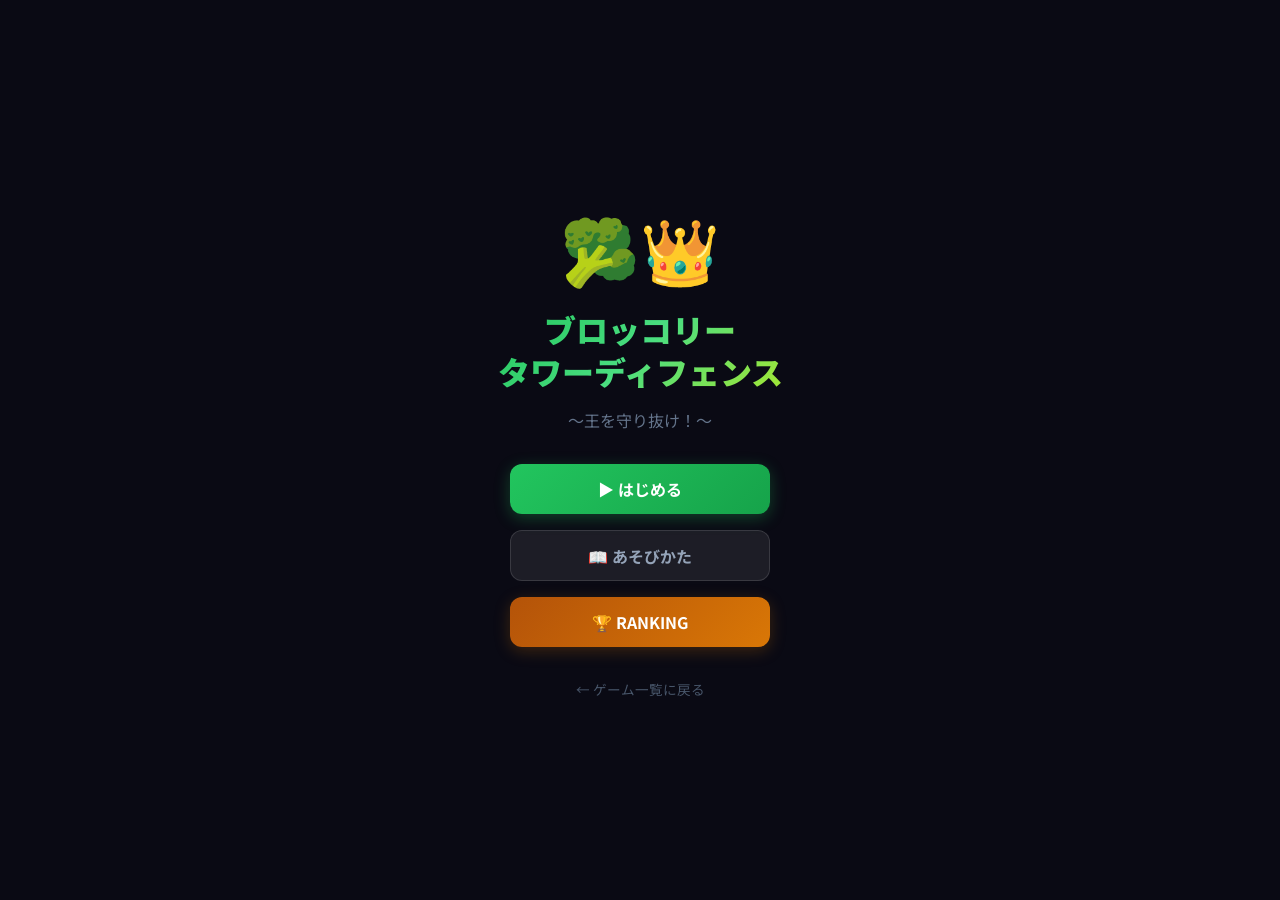
<file: games/broccoli-td/index.html>
<!DOCTYPE html>
<html lang="ja">
<head>
  <meta charset="UTF-8">
  <meta name="viewport" content="width=device-width, initial-scale=1.0, user-scalable=no">
  <meta name="description" content="ブロッコリー王を守れ！かわいい動物たちからブロッコリー王国を防衛するタワーディフェンスゲーム">
  <title>🥦🏰 ブロッコリー・タワーディフェンス</title>
  <link rel="preconnect" href="https://fonts.googleapis.com">
  <link rel="preconnect" href="https://fonts.gstatic.com" crossorigin>
  <link href="https://fonts.googleapis.com/css2?family=Noto+Sans+JP:wght@400;700;900&display=swap" rel="stylesheet">
  <link rel="stylesheet" href="style.css?v=041">
</head>
<body>

  <div id="gameContainer">

    <!-- ══ Title Screen ══ -->
    <div id="titleScreen" class="screen">
      <div class="title-content">
        <div class="title-logo">🥦👑</div>
        <h1 class="title-text">ブロッコリー<br>タワーディフェンス</h1>
        <p class="title-sub">～王を守り抜け！～</p>
        <button id="btnStart" class="btn btn-primary">▶ はじめる</button>
        <button id="btnHowTo" class="btn btn-secondary">📖 あそびかた</button>
        <button id="btnRankingTitle" class="btn btn-ranking">🏆 RANKING</button>
        <a href="../../" class="back-link">← ゲーム一覧に戻る</a>
      </div>
    </div>

    <!-- ══ Stage Select Screen ══ -->
    <div id="stageSelectScreen" class="screen" style="display:none;">
      <div class="stage-select-content">
        <h2 class="stage-select-title">🗺️ ステージ選択</h2>
        <div id="stageSelectGrid" class="stage-select-grid">
          <!-- Stage cards are generated by JS -->
        </div>
        <button id="btnBackFromStages" class="btn btn-secondary">← もどる</button>
      </div>
    </div>

    <!-- ══ How To Play ══ -->
    <div id="howToScreen" class="screen" style="display:none;">
      <div class="howto-content">
        <h2>📖 あそびかた</h2>
        <div class="howto-section">
          <h3>🎯 目的</h3>
          <p>ブロッコリー王 🥦👑 を守れ！<br>
             お腹を空かせた動物たちが王を食べに来るので、<br>
             野菜の仲間をタワーとして配置して撃退しよう。</p>
        </div>
        <div class="howto-section">
          <h3>🏗️ タワー配置</h3>
          <p>画面下のパレットからタワーを選び、<br>
             マップの空きマスに配置。<br>
             タワーで迷路を作って敵の経路を長くしよう！<br>
             ⚠️ 入口からゴールへの道は塞がないように。</p>
        </div>
        <div class="howto-section">
          <h3>⬆️ アップグレード＆売却</h3>
          <p>配置済みタワーをクリック/タップすると<br>
             アップグレード（⬆️）や売却（💰 50%返還）ができます。</p>
        </div>
        <div class="howto-section">
          <h3>👑 王の力（スキル）</h3>
          <p>パレット下のスキルバーから3種の力を発動！<br>
             💨 全敵停止 ☀️ 攻撃速度UP 🌧️ 全体ダメージ<br>
             クールダウンがあるので使いどころが重要。</p>
        </div>
        <div class="howto-section">
          <h3>🐰 敵について</h3>
          <p>敵は悪者じゃなく「お腹が空いた動物たち」。<br>
             倒されると「おなかすいた〜😵💫」と退場します。<br>
             🐦 飛行する敵は道を無視します！<br>
             🦊 スロー無効の敵もいるので注意。</p>
        </div>
        <button id="btnBackTitle" class="btn btn-secondary">← もどる</button>
      </div>
    </div>

    <!-- ══ Game Screen ══ -->
    <div id="gameScreen" class="screen" style="display:none;">
      <!-- Status Bar -->
      <div id="statusBar">
        <div class="status-left">
          <span id="livesDisplay">❤️ 10</span>
          <span id="coinsDisplay">🪙 200</span>
        </div>
        <div class="status-center">
          <span id="waveDisplay">Wave 0 / 5</span>
        </div>
        <div class="status-right">
          <button id="btnSpeed" class="btn-icon" title="倍速">×1</button>
          <button id="btnPause" class="btn-icon" title="一時停止">⏸</button>
          <button id="btnSound" class="btn-icon" title="サウンド">🔇</button>
        </div>
      </div>

      <!-- Canvas -->
      <div id="canvasWrapper">
        <canvas id="gameCanvas"></canvas>
        <!-- Tower selection popup -->
        <div id="towerPopup" style="display:none;">
          <div id="popupInfo"></div>
          <div class="popup-actions">
            <button id="btnUpgrade" class="popup-btn upgrade" title="アップグレード">⬆️</button>
            <button id="btnSell" class="popup-btn sell" title="売却">💰</button>
            <button id="btnClosePopup" class="popup-btn close" title="閉じる">✕</button>
          </div>
        </div>
      </div>

      <!-- Tower Palette -->
      <div id="towerPalette">
        <button class="tower-btn" data-tower="broccoli" title="ブロッコリー兵 (50🪙)">
          <span class="tower-emoji">🥦</span>
          <span class="tower-cost">50</span>
        </button>
        <button class="tower-btn" data-tower="tomato" title="トマトスプラッシュ (80🪙)">
          <span class="tower-emoji">🍅</span>
          <span class="tower-cost">80</span>
        </button>
        <button class="tower-btn" data-tower="carrot" title="ニンジンガンナー (100🪙)">
          <span class="tower-emoji">🥕</span>
          <span class="tower-cost">100</span>
        </button>
        <button class="tower-btn" data-tower="corn" title="コーンバースト (120🪙)">
          <span class="tower-emoji">🌽</span>
          <span class="tower-cost">120</span>
        </button>
        <button class="tower-btn" data-tower="garlic" title="ガーリックオーラ (150🪙)">
          <span class="tower-emoji">🧄</span>
          <span class="tower-cost">150</span>
        </button>
        <button class="tower-btn" data-tower="eggplant" title="ナスシールド (200🪙)">
          <span class="tower-emoji">🍆</span>
          <span class="tower-cost">200</span>
        </button>
        <span id="paletteGuide" class="palette-guide">← タワーを選んでマップをクリック</span>
      </div>

      <!-- Action Bar (Wave button - fixed position) -->
      <div id="actionBar">
        <button id="btnNextWave" class="btn btn-wave">🚀 Wave開始</button>
      </div>

      <!-- Skill Bar -->
      <div id="skillBar">
        <span class="skill-label">👑 王の力:</span>
        <button id="skill0" class="skill-btn">
          <span class="skill-emoji">💨</span>
          <span class="skill-name">威風</span>
          <div class="skill-cd-overlay"></div>
          <span class="skill-cd-text"></span>
          <div class="skill-tooltip">💨 王の威風<br>全敵を2秒停止 (CD 45秒)</div>
        </button>
        <button id="skill1" class="skill-btn">
          <span class="skill-emoji">☀️</span>
          <span class="skill-name">激励</span>
          <div class="skill-cd-overlay"></div>
          <span class="skill-cd-text"></span>
          <div class="skill-tooltip">☀️ 王の激励<br>全タワー攻撃速度2倍×10秒 (CD 60秒)</div>
        </button>
        <button id="skill2" class="skill-btn">
          <span class="skill-emoji">🌧️</span>
          <span class="skill-name">恵雨</span>
          <div class="skill-cd-overlay"></div>
          <span class="skill-cd-text"></span>
          <div class="skill-tooltip">🌧️ 王の恵みの雨<br>全敵に50ダメージ (CD 90秒)</div>
        </button>
      </div>

      <!-- Version -->
      <div id="versionDisplay"></div>
    </div>

    <!-- ══ Result Screen ══ -->
    <div id="resultScreen" class="screen" style="display:none;">
      <div class="result-content">
        <h2 id="resultTitle"></h2>
        <div id="resultStars" class="result-stars"></div>
        <div id="resultStats" class="result-stats"></div>
        <div class="result-actions">
          <button id="btnRetry" class="btn btn-primary">🔄 リトライ</button>
          <button id="btnRegisterScore" class="btn btn-ranking" style="display:none;">🏆 ランキング登録</button>
          <button id="btnRankingResult" class="btn btn-ranking">🏆 RANKING</button>
          <button id="btnToStages" class="btn btn-secondary">🗺️ ステージ選択</button>
          <button id="btnToTitle" class="btn btn-secondary">🏠 タイトルへ</button>
        </div>
      </div>
    </div>

    <!-- ══ Pause Overlay ══ -->
    <div id="pauseOverlay" style="display:none;">
      <div class="pause-content">
        <h2>⏸ 一時停止</h2>
        <button id="btnResume" class="btn btn-primary">▶ つづける</button>
        <button id="btnQuit" class="btn btn-secondary">🏠 タイトルへ</button>
      </div>
    </div>

  </div>

  <!-- ══ Name Input Modal ══ -->
  <div id="nameModal" class="modal-overlay" style="display:none;">
    <div class="modal-box">
      <h3 class="modal-title">🏆 ランキング登録</h3>
      <p class="modal-desc">スコアをGitHub Issueとして登録します。<br>GitHubアカウントが必要です。</p>
      <label class="modal-label">プレイヤー名</label>
      <input id="playerNameInput" type="text" class="modal-input" placeholder="空欄ならGitHubアカウント名で登録" maxlength="20">
      <div class="modal-actions">
        <button id="btnSubmitScore" class="btn btn-primary">📝 登録ページを開く</button>
        <button id="btnCancelName" class="btn btn-secondary">キャンセル</button>
      </div>
    </div>
  </div>

  <!-- ══ Ranking Modal ══ -->
  <div id="rankingModal" class="modal-overlay" style="display:none;">
    <div class="modal-box modal-ranking">
      <h3 class="modal-title">🏆 ランキング</h3>
      <div id="rankingContent" class="ranking-content">
        <div class="ranking-loading">読み込み中...</div>
      </div>
      <div class="modal-actions">
        <button id="btnCloseRanking" class="btn btn-secondary">閉じる</button>
      </div>
    </div>
  </div>

  <script src="game.js?v=040"></script>
</body>
</html>
</file>
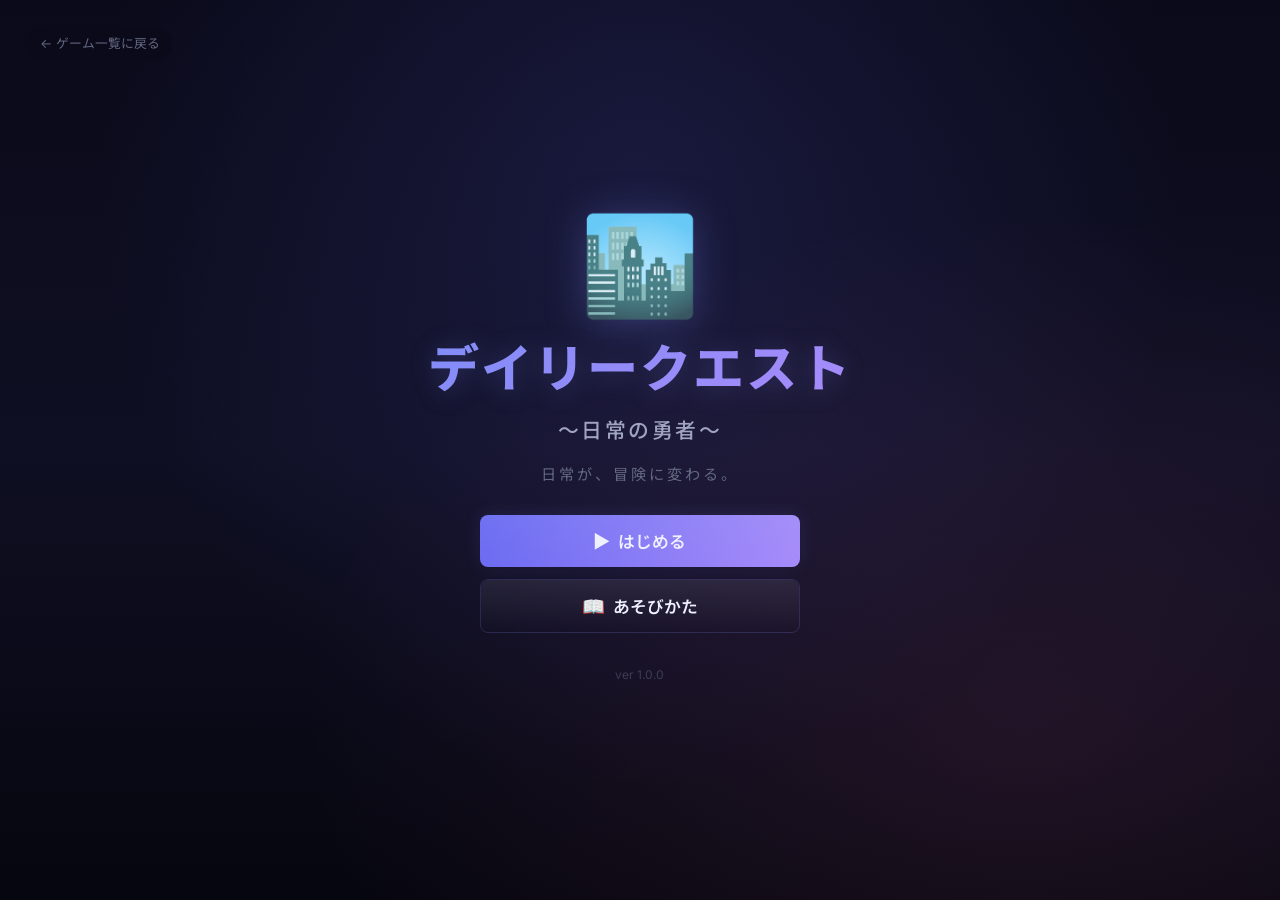
<file: games/daily-quest/index.html>
<!DOCTYPE html>
<html lang="ja">
<head>
  <meta charset="UTF-8">
  <meta name="viewport" content="width=device-width, initial-scale=1.0">
  <meta name="description" content="デイリークエスト ～日常の勇者～ — 日常が冒険に変わる、現代RPG。コンビニ、駅、オフィス…身近な場所でクエストをこなし、日常の勇者になろう！">
  <title>🏙️ デイリークエスト ～日常の勇者～</title>
  <link rel="preconnect" href="https://fonts.googleapis.com">
  <link rel="preconnect" href="https://fonts.gstatic.com" crossorigin>
  <link href="https://fonts.googleapis.com/css2?family=Inter:wght@400;500;600;700;800&family=Noto+Sans+JP:wght@400;500;600;700;800&display=swap" rel="stylesheet">
  <link rel="stylesheet" href="../../shared/css/common.css">
  <link rel="stylesheet" href="style.css">
</head>
<body>

  <a href="../../" class="back-link" aria-label="ゲーム一覧に戻る">← ゲーム一覧に戻る</a>

  <div id="gameContainer">

    <!-- ========== TITLE SCREEN ========== -->
    <section id="titleScreen" class="screen active">
      <div class="title-bg-effects" aria-hidden="true">
        <div class="particle"></div>
        <div class="particle"></div>
        <div class="particle"></div>
        <div class="particle"></div>
        <div class="particle"></div>
        <div class="particle"></div>
        <div class="particle"></div>
        <div class="particle"></div>
      </div>
      <div class="title-content">
        <div class="title-logo" aria-hidden="true">🏙️</div>
        <h1 class="title-text">
          <span class="title-main">デイリークエスト</span>
          <span class="title-sub">～日常の勇者～</span>
        </h1>
        <p class="title-tagline">日常が、冒険に変わる。</p>
        <nav class="title-buttons" aria-label="タイトルメニュー">
          <button id="btnNewGame" class="btn btn-primary btn-glow" type="button">
            <span class="btn-icon">▶</span> はじめる
          </button>
          <button id="btnContinue" class="btn btn-secondary" type="button">
            <span class="btn-icon">📂</span> つづきから
          </button>
          <button id="btnHowTo" class="btn btn-ghost" type="button">
            <span class="btn-icon">📖</span> あそびかた
          </button>
        </nav>
        <p class="title-version">ver 1.0.0</p>
      </div>
    </section>

    <!-- ========== HOW TO SCREEN ========== -->
    <section id="howToScreen" class="screen">
      <div class="howto-container glass-panel">
        <h2 class="howto-title">📖 あそびかた</h2>
        <div class="howto-content">
          <article class="howto-section">
            <h3>🗺️ マップ探索</h3>
            <p>矢印キー / スワイプ でキャラクターを移動。<br>NPCや看板に近づくと<strong>「話す/調べる」</strong>ボタンが光ります。</p>
          </article>
          <article class="howto-section">
            <h3>⚔️ バトル</h3>
            <p>ターン制コマンドバトル。<strong>こうげき・スキル・アイテム</strong>を選んで敵を倒そう！<br>必殺技ゲージが溜まったら<strong>💥必殺技</strong>で大ダメージ！</p>
          </article>
          <article class="howto-section">
            <h3>🛒 ショップ</h3>
            <p>コンビニや自販機でアイテムを購入。<br>回復アイテムや装備を揃えて冒険に備えよう。</p>
          </article>
          <article class="howto-section">
            <h3>📋 クエスト</h3>
            <p>NPCから依頼を受けてクエストをクリア。<br>報酬で経験値やお金を獲得できます。</p>
          </article>
          <article class="howto-section">
            <h3>💾 セーブ</h3>
            <p>メニューからいつでもセーブ可能。<br>ブラウザのローカルストレージに保存されます。</p>
          </article>
        </div>
        <button id="btnBackTitle" class="btn btn-secondary" type="button">
          <span class="btn-icon">↩</span> もどる
        </button>
      </div>
    </section>

    <!-- ========== MAP SCREEN ========== -->
    <section id="mapScreen" class="screen">
      <canvas id="mapCanvas" aria-label="マップ"></canvas>

      <!-- HUD Overlay -->
      <header id="mapHud" class="map-hud glass-panel-thin">
        <div class="hud-stats">
          <span id="hudHp" class="hud-stat hud-hp" title="HP">
            <span class="hud-label">❤️ HP</span>
            <span class="hud-value">100/100</span>
          </span>
          <span id="hudSp" class="hud-stat hud-sp" title="SP">
            <span class="hud-label">💎 SP</span>
            <span class="hud-value">50/50</span>
          </span>
          <span id="hudMoney" class="hud-stat hud-money" title="所持金">
            <span class="hud-label">💰</span>
            <span class="hud-value">¥0</span>
          </span>
        </div>
        <div id="hudChapter" class="hud-chapter">第1章：はじまりの朝</div>
      </header>

      <!-- Map Action Buttons -->
      <button id="btnMenu" class="btn btn-icon-circle map-btn-menu" type="button" title="メニュー" aria-label="メニュー">☰</button>
      <button id="btnInteract" class="btn btn-interact" type="button">
        <span class="btn-interact-icon">💬</span>
        <span class="btn-interact-label">話す</span>
      </button>

      <!-- Dialog Overlay -->
      <div id="dialogOverlay" class="dialog-overlay" role="dialog" aria-label="会話">
        <div class="dialog-box glass-panel">
          <span id="dialogSpeaker" class="dialog-speaker"></span>
          <p id="dialogText" class="dialog-text"></p>
          <div id="dialogChoices" class="dialog-choices"></div>
          <button id="btnDialogNext" class="btn btn-dialog-next" type="button">▼</button>
        </div>
      </div>
    </section>

    <!-- ========== BATTLE SCREEN ========== -->
    <section id="battleScreen" class="screen">
      <!-- Battle Background -->
      <div id="battleBg" class="battle-bg">
        <!-- Enemy Area -->
        <div id="battleEnemies" class="battle-enemies" aria-label="敵"></div>
      </div>

      <!-- Ultimate Gauge -->
      <div class="ultimate-gauge" aria-label="必殺技ゲージ">
        <div id="ultimateGaugeBar" class="ultimate-gauge-bar"></div>
        <span class="ultimate-gauge-label">ULTIMATE</span>
      </div>

      <!-- Party Status -->
      <div id="battleParty" class="battle-party" aria-label="パーティ"></div>

      <!-- Battle Log -->
      <div id="battleLog" class="battle-log" role="log" aria-label="バトルログ" aria-live="polite"></div>

      <!-- Command Panel -->
      <nav id="battleCommands" class="battle-commands" aria-label="コマンド">
        <button id="btnAttack" class="btn btn-battle cmd-attack" type="button">
          <span class="cmd-icon">⚔️</span><span class="cmd-label">こうげき</span>
        </button>
        <button id="btnSkill" class="btn btn-battle cmd-skill" type="button">
          <span class="cmd-icon">✨</span><span class="cmd-label">スキル</span>
        </button>
        <button id="btnItem" class="btn btn-battle cmd-item" type="button">
          <span class="cmd-icon">🎒</span><span class="cmd-label">アイテム</span>
        </button>
        <button id="btnRun" class="btn btn-battle cmd-run" type="button">
          <span class="cmd-icon">🏃</span><span class="cmd-label">にげる</span>
        </button>
        <button id="btnUltimate" class="btn btn-battle cmd-ultimate" type="button">
          <span class="cmd-icon">💥</span><span class="cmd-label">必殺技</span>
        </button>
      </nav>

      <!-- Sub-Panels -->
      <div id="skillList" class="battle-sub-panel" role="listbox" aria-label="スキル選択"></div>
      <div id="itemList" class="battle-sub-panel" role="listbox" aria-label="アイテム選択"></div>
      <div id="targetList" class="battle-sub-panel" role="listbox" aria-label="ターゲット選択"></div>

      <!-- Battle Result Overlay -->
      <div id="battleResult" class="battle-result-overlay" role="dialog" aria-label="バトル結果">
        <div class="battle-result glass-panel"></div>
      </div>
    </section>

    <!-- ========== SHOP SCREEN ========== -->
    <section id="shopScreen" class="screen overlay-screen">
      <div class="shop-container glass-panel">
        <header class="shop-header">
          <h2 id="shopTitle" class="shop-title">🏪 コンビニ</h2>
          <div id="shopMoney" class="shop-money">💰 ¥0</div>
        </header>
        <div id="shopKeeper" class="shop-keeper glass-panel-inner">
          <span class="shopkeeper-emoji">🧑‍💼</span>
          <p class="shopkeeper-text">いらっしゃいませ！ 何をお探しですか？</p>
        </div>
        <div class="shop-body">
          <div class="shop-column">
            <h3 class="shop-section-title">商品</h3>
            <div id="shopItems" class="shop-items"></div>
          </div>
          <div class="shop-column">
            <h3 class="shop-section-title">持ち物</h3>
            <div id="shopInventory" class="shop-inventory"></div>
          </div>
        </div>
        <button id="btnShopClose" class="btn btn-secondary shop-close" type="button">
          <span class="btn-icon">✕</span> とじる
        </button>
      </div>
    </section>

    <!-- ========== MENU SCREEN ========== -->
    <section id="menuScreen" class="screen overlay-screen">
      <div class="menu-container glass-panel">
        <nav class="menu-tabs" aria-label="メニュータブ">
          <button id="tabStatus" class="menu-tab active" type="button" aria-selected="true">📊 ステータス</button>
          <button id="tabItems" class="menu-tab" type="button" aria-selected="false">🎒 アイテム</button>
          <button id="tabQuests" class="menu-tab" type="button" aria-selected="false">📋 クエスト</button>
          <button id="tabSave" class="menu-tab" type="button" aria-selected="false">💾 セーブ</button>
        </nav>
        <div id="menuContent" class="menu-content"></div>
        <button id="btnMenuClose" class="btn btn-icon-circle menu-close" type="button" title="メニューを閉じる" aria-label="メニューを閉じる">✕</button>
      </div>
    </section>

    <!-- ========== GAME OVER SCREEN ========== -->
    <section id="gameOverScreen" class="screen">
      <div class="gameover-content">
        <h2 id="gameOverTitle" class="gameover-title">GAME OVER</h2>
        <p class="gameover-sub">力尽きてしまった…</p>
        <nav class="gameover-buttons" aria-label="ゲームオーバーメニュー">
          <button id="btnRetry" class="btn btn-primary btn-glow" type="button">
            <span class="btn-icon">🔄</span> リトライ
          </button>
          <button id="btnBackToTitle" class="btn btn-secondary" type="button">
            <span class="btn-icon">🏠</span> タイトルへ
          </button>
        </nav>
      </div>
    </section>

  </div><!-- /#gameContainer -->

  <script src="game.js"></script>
</body>
</html>
</file>
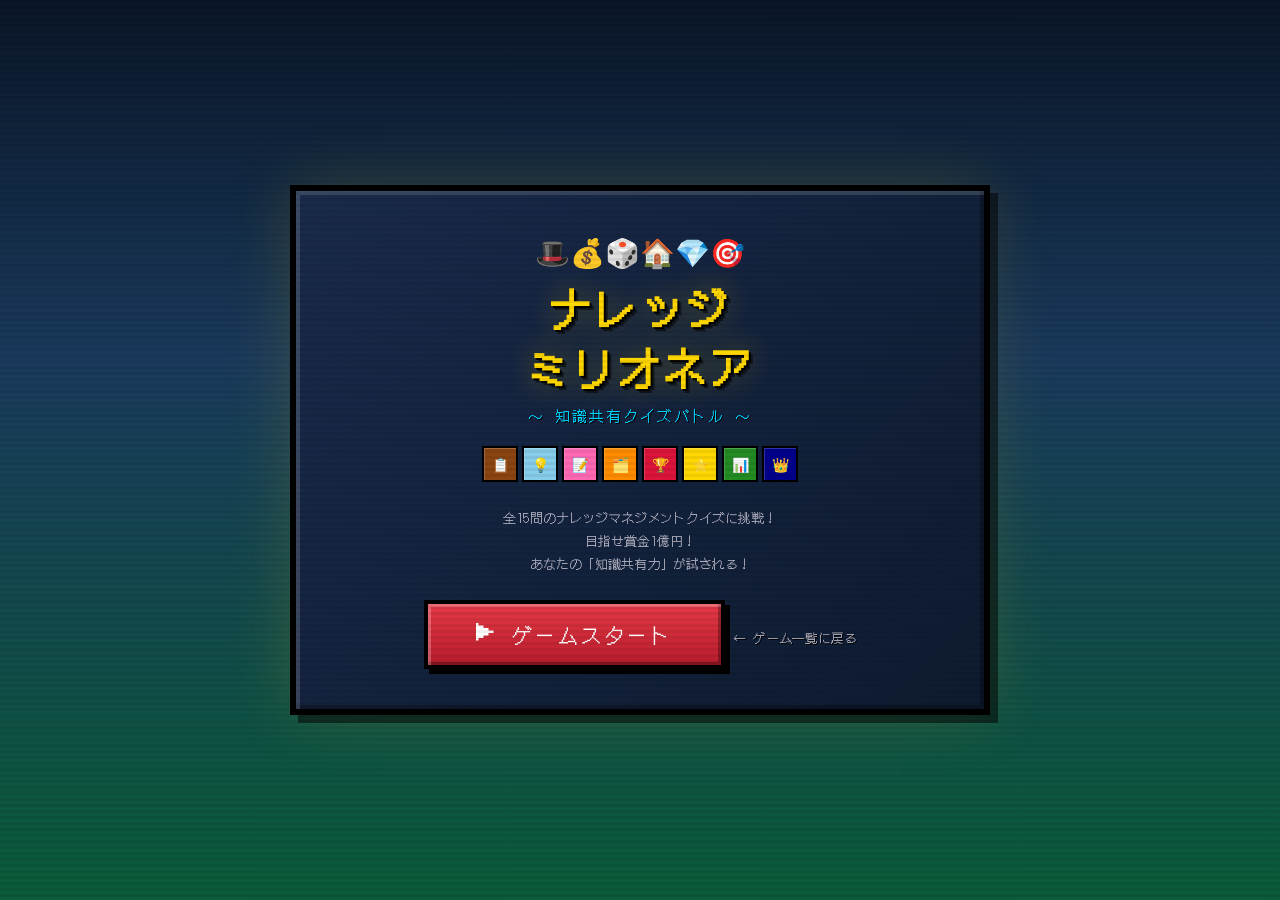
<file: games/knowledge-millionaire/index.html>
<!DOCTYPE html>
<html lang="ja">
<head>
  <meta charset="UTF-8">
  <meta name="viewport" content="width=device-width, initial-scale=1.0">
  <title>ナレッジ・ミリオネア | ナレッジマネジメントクイズ</title>
  <meta name="description" content="スーファミ風デザインのナレッジマネジメント4択クイズゲーム。楽しく学んで、組織の知識共有力をアップ！">
  <link rel="preconnect" href="https://fonts.googleapis.com">
  <link href="https://fonts.googleapis.com/css2?family=DotGothic16&family=Press+Start+2P&display=swap" rel="stylesheet">
  <style>
    /* ========================================
       CSS CUSTOM PROPERTIES
       ======================================== */
    :root {
      --bg-deep: #0a0a2e;
      --bg-board: #1a5c3a;
      --bg-panel: #1e2d4a;
      --bg-dark-panel: #111833;

      --color-gold: #ffd700;
      --color-gold-dark: #b8960f;
      --color-red: #e63946;
      --color-blue: #4895ef;
      --color-green: #06d6a0;
      --color-orange: #f4a261;
      --color-pink: #e84393;
      --color-purple: #a855f7;
      --color-cyan: #00d2ff;
      --color-white: #f8f9fa;
      --color-cream: #fff8e7;
      --color-text: #e8e8e8;

      /* Monopoly property colors */
      --prop-brown: #8B4513;
      --prop-lightblue: #87CEEB;
      --prop-pink: #FF69B4;
      --prop-orange: #FF8C00;
      --prop-red: #DC143C;
      --prop-yellow: #FFD700;
      --prop-green: #228B22;
      --prop-darkblue: #00008B;

      --font-pixel: 'DotGothic16', 'Press Start 2P', monospace;
      --border-width: 4px;
      --radius: 4px;
    }

    /* ========================================
       BASE & RESET
       ======================================== */
    *, *::before, *::after {
      margin: 0;
      padding: 0;
      box-sizing: border-box;
    }

    html {
      font-size: 16px;
      overflow: hidden;
    }

    body {
      font-family: var(--font-pixel);
      background: var(--bg-deep);
      color: var(--color-text);
      width: 100vw;
      height: 100vh;
      overflow: hidden;
      image-rendering: pixelated;
    }

    /* ========================================
       SCANLINE OVERLAY
       ======================================== */
    #scanlines {
      position: fixed;
      inset: 0;
      background: repeating-linear-gradient(
        0deg,
        transparent,
        transparent 3px,
        rgba(0, 0, 0, 0.06) 3px,
        rgba(0, 0, 0, 0.06) 6px
      );
      pointer-events: none;
      z-index: 9999;
    }

    /* ========================================
       PIXEL BORDER MIXIN (via classes)
       ======================================== */
    .pixel-border {
      border: var(--border-width) solid #000;
      box-shadow:
        inset 3px 3px 0 rgba(255,255,255,0.2),
        inset -3px -3px 0 rgba(0,0,0,0.3),
        5px 5px 0 rgba(0,0,0,0.4);
    }

    .pixel-border-light {
      border: 3px solid #000;
      box-shadow:
        inset 2px 2px 0 rgba(255,255,255,0.15),
        inset -2px -2px 0 rgba(0,0,0,0.2),
        3px 3px 0 rgba(0,0,0,0.3);
    }

    /* ========================================
       SCREEN SYSTEM
       ======================================== */
    .screen {
      position: absolute;
      inset: 0;
      display: flex;
      align-items: center;
      justify-content: center;
      opacity: 0;
      visibility: hidden;
      transition: opacity 0.5s ease, visibility 0.5s ease;
    }
    .screen.active {
      opacity: 1;
      visibility: visible;
    }

    /* ========================================
       TITLE SCREEN
       ======================================== */
    #screen-title {
      background: linear-gradient(180deg, #0a1628 0%, #1a3a5c 40%, #0a5c3a 100%);
      flex-direction: column;
      gap: 20px;
      text-align: center;
      padding: 20px;
    }

    .title-frame {
      background: linear-gradient(135deg, #1a2a4a, #0d1b30);
      padding: 40px 60px;
      position: relative;
      border: 6px solid #000;
      box-shadow:
        inset 4px 4px 0 rgba(255,255,255,0.15),
        inset -4px -4px 0 rgba(0,0,0,0.3),
        8px 8px 0 rgba(0,0,0,0.5),
        0 0 60px rgba(255, 215, 0, 0.15);
      max-width: 700px;
      width: 90%;
    }

    .title-deco {
      display: flex;
      justify-content: center;
      gap: 12px;
      font-size: 28px;
      margin-bottom: 8px;
      animation: float 3s ease-in-out infinite;
    }

    .title-main {
      font-size: clamp(24px, 5vw, 42px);
      color: var(--color-gold);
      text-shadow:
        2px 2px 0 #000,
        4px 4px 0 rgba(0,0,0,0.5),
        0 0 30px rgba(255, 215, 0, 0.4);
      margin-bottom: 8px;
      letter-spacing: 4px;
      line-height: 1.4;
    }

    .title-sub {
      font-size: clamp(11px, 2vw, 15px);
      color: var(--color-cyan);
      text-shadow: 1px 1px 0 #000;
      letter-spacing: 2px;
      margin-bottom: 20px;
    }

    .title-desc {
      font-size: clamp(10px, 1.5vw, 13px);
      color: #aab;
      line-height: 1.8;
      margin-bottom: 24px;
    }

    .title-board {
      display: flex;
      justify-content: center;
      gap: 4px;
      margin-bottom: 24px;
      flex-wrap: wrap;
    }

    .title-tile {
      width: 36px;
      height: 36px;
      border: 2px solid #000;
      display: flex;
      align-items: center;
      justify-content: center;
      font-size: 14px;
      box-shadow: inset 1px 1px 0 rgba(255,255,255,0.2);
      animation: tileFloat 4s ease-in-out infinite;
    }

    .title-tile:nth-child(odd) { animation-delay: -0.5s; }
    .title-tile:nth-child(3n) { animation-delay: -1s; }

    .start-btn {
      background: linear-gradient(180deg, #e63946, #b71c2c);
      color: white;
      font-family: var(--font-pixel);
      font-size: clamp(14px, 2.5vw, 20px);
      padding: 16px 48px;
      border: 4px solid #000;
      cursor: pointer;
      box-shadow:
        inset 3px 3px 0 rgba(255,255,255,0.25),
        inset -3px -3px 0 rgba(0,0,0,0.3),
        5px 5px 0 #000;
      transition: transform 0.1s, box-shadow 0.1s;
      letter-spacing: 3px;
      position: relative;
      overflow: hidden;
    }

    .start-btn::after {
      content: '';
      position: absolute;
      top: -50%;
      left: -60%;
      width: 40%;
      height: 200%;
      background: linear-gradient(90deg, transparent, rgba(255,255,255,0.2), transparent);
      transform: skewX(-20deg);
      animation: btnShine 3s ease-in-out infinite;
    }

    .start-btn:hover {
      transform: translate(-1px, -1px);
      box-shadow:
        inset 3px 3px 0 rgba(255,255,255,0.3),
        inset -3px -3px 0 rgba(0,0,0,0.3),
        7px 7px 0 #000;
    }

    .start-btn:active {
      transform: translate(3px, 3px);
      box-shadow:
        inset 3px 3px 0 rgba(255,255,255,0.25),
        inset -3px -3px 0 rgba(0,0,0,0.3),
        2px 2px 0 #000;
    }

    /* ========================================
       GAME SCREEN
       ======================================== */
    #screen-game {
      background: linear-gradient(180deg, #0a1628 0%, #122040 100%);
      padding: 12px;
    }

    .game-container {
      display: grid;
      grid-template-columns: 220px 1fr 200px;
      grid-template-rows: auto 1fr;
      gap: 12px;
      width: 100%;
      max-width: 1200px;
      height: 100%;
      max-height: 700px;
    }

    /* --- Header Bar --- */
    .game-header {
      grid-column: 1 / -1;
      background: linear-gradient(90deg, #1a2744, #0d1b30);
      padding: 10px 20px;
      display: flex;
      align-items: center;
      justify-content: space-between;
      border: 3px solid #000;
      box-shadow: inset 2px 2px 0 rgba(255,255,255,0.1), 3px 3px 0 rgba(0,0,0,0.4);
    }

    .header-title {
      font-size: 14px;
      color: var(--color-gold);
      text-shadow: 1px 1px 0 #000;
      letter-spacing: 2px;
    }

    .header-question-num {
      font-size: 13px;
      color: var(--color-cyan);
      text-shadow: 1px 1px 0 #000;
    }

    /* --- Prize Ladder (Left Panel) --- */
    .prize-ladder {
      background: linear-gradient(180deg, #0d1b30, #0a1425);
      border: 3px solid #000;
      box-shadow: inset 2px 2px 0 rgba(255,255,255,0.08), 4px 4px 0 rgba(0,0,0,0.4);
      padding: 8px;
      display: flex;
      flex-direction: column-reverse;
      gap: 2px;
      overflow-y: auto;
    }

    .ladder-item {
      display: flex;
      align-items: center;
      gap: 8px;
      padding: 6px 10px;
      font-size: 11px;
      border: 2px solid transparent;
      transition: all 0.3s ease;
      position: relative;
      white-space: nowrap;
    }

    .ladder-num {
      color: #667;
      min-width: 22px;
      text-align: right;
    }

    .ladder-amount {
      color: #889;
    }

    .ladder-item.current {
      background: linear-gradient(90deg, rgba(255,215,0,0.2), rgba(255,215,0,0.05));
      border: 2px solid var(--color-gold);
      box-shadow: 0 0 10px rgba(255,215,0,0.3), inset 0 0 10px rgba(255,215,0,0.1);
    }

    .ladder-item.current .ladder-num,
    .ladder-item.current .ladder-amount {
      color: var(--color-gold);
      text-shadow: 0 0 8px rgba(255,215,0,0.5);
    }

    .ladder-item.cleared .ladder-num,
    .ladder-item.cleared .ladder-amount {
      color: var(--color-green);
    }

    .ladder-item.guaranteed {
      border-left: 3px solid var(--color-orange);
    }

    .ladder-item.guaranteed .ladder-amount {
      color: var(--color-orange);
    }

    .ladder-item.guaranteed.cleared .ladder-amount {
      color: var(--color-green);
    }

    /* --- Question Panel (Center) --- */
    .question-panel {
      display: flex;
      flex-direction: column;
      gap: 12px;
    }

    .question-card {
      background: linear-gradient(180deg, #1a2d4a, #122040);
      border: 4px solid #000;
      box-shadow:
        inset 3px 3px 0 rgba(255,255,255,0.1),
        inset -3px -3px 0 rgba(0,0,0,0.3),
        5px 5px 0 rgba(0,0,0,0.4);
      padding: 24px;
      min-height: 120px;
      display: flex;
      align-items: center;
      justify-content: center;
      text-align: center;
      position: relative;
    }

    .question-card::before {
      content: '';
      position: absolute;
      top: 0; left: 0; right: 0;
      height: 4px;
      background: linear-gradient(90deg, var(--color-gold), var(--color-orange), var(--color-gold));
    }

    .question-text {
      font-size: clamp(13px, 1.8vw, 17px);
      line-height: 1.8;
      color: var(--color-cream);
      text-shadow: 1px 1px 0 rgba(0,0,0,0.5);
    }

    .answers-grid {
      display: grid;
      grid-template-columns: 1fr 1fr;
      gap: 10px;
      flex: 1;
    }

    .answer-btn {
      background: linear-gradient(180deg, #2a3f5f, #1a2844);
      border: 3px solid #333;
      color: var(--color-text);
      font-family: var(--font-pixel);
      font-size: clamp(11px, 1.4vw, 14px);
      padding: 16px 14px;
      cursor: pointer;
      text-align: left;
      display: flex;
      align-items: center;
      gap: 12px;
      transition: all 0.2s ease;
      box-shadow:
        inset 2px 2px 0 rgba(255,255,255,0.08),
        inset -2px -2px 0 rgba(0,0,0,0.2),
        3px 3px 0 rgba(0,0,0,0.3);
      line-height: 1.6;
      position: relative;
      overflow: hidden;
    }

    .answer-btn:hover:not(.disabled):not(.selected) {
      background: linear-gradient(180deg, #3a5580, #2a3f5f);
      border-color: var(--color-blue);
      box-shadow:
        inset 2px 2px 0 rgba(255,255,255,0.12),
        inset -2px -2px 0 rgba(0,0,0,0.2),
        3px 3px 0 rgba(0,0,0,0.3),
        0 0 12px rgba(72, 149, 239, 0.2);
      transform: translate(-1px, -1px);
    }

    .answer-btn:active:not(.disabled) {
      transform: translate(2px, 2px);
      box-shadow:
        inset 2px 2px 0 rgba(255,255,255,0.08),
        inset -2px -2px 0 rgba(0,0,0,0.2),
        1px 1px 0 rgba(0,0,0,0.3);
    }

    .answer-label {
      display: inline-flex;
      align-items: center;
      justify-content: center;
      width: 28px;
      height: 28px;
      background: rgba(255,255,255,0.08);
      border: 2px solid rgba(255,255,255,0.15);
      font-size: 13px;
      font-weight: bold;
      color: var(--color-gold);
      flex-shrink: 0;
    }

    .answer-btn.selected {
      background: linear-gradient(180deg, #3a5580, #2a4068);
      border-color: var(--color-orange);
      box-shadow: 0 0 15px rgba(244, 162, 97, 0.3);
      animation: pulse 1s ease-in-out infinite;
    }

    .answer-btn.correct {
      background: linear-gradient(180deg, #1a6b3a, #0d4a28) !important;
      border-color: var(--color-green) !important;
      box-shadow: 0 0 20px rgba(6, 214, 160, 0.4) !important;
      animation: correctFlash 0.6s ease-out !important;
    }

    .answer-btn.wrong {
      background: linear-gradient(180deg, #6b1a1a, #4a0d0d) !important;
      border-color: var(--color-red) !important;
      box-shadow: 0 0 20px rgba(230, 57, 70, 0.4) !important;
      animation: wrongShake 0.5s ease-out !important;
    }

    .answer-btn.disabled {
      opacity: 0.3;
      cursor: not-allowed;
      pointer-events: none;
    }

    .answer-btn.fifty-hidden {
      opacity: 0.15;
      pointer-events: none;
      transform: scale(0.97);
    }

    /* --- Player Info Panel (Right) --- */
    .info-panel {
      display: flex;
      flex-direction: column;
      gap: 10px;
    }

    .player-card {
      background: linear-gradient(180deg, #1a2d4a, #0d1b30);
      border: 3px solid #000;
      box-shadow: inset 2px 2px 0 rgba(255,255,255,0.08), 3px 3px 0 rgba(0,0,0,0.4);
      padding: 16px;
      text-align: center;
    }

    .player-avatar {
      font-size: 48px;
      margin-bottom: 8px;
      animation: float 4s ease-in-out infinite;
    }

    .player-label {
      font-size: 10px;
      color: #778;
      margin-bottom: 4px;
    }

    .player-prize {
      font-size: 16px;
      color: var(--color-gold);
      text-shadow: 0 0 10px rgba(255,215,0,0.3);
      margin-top: 4px;
    }

    .guaranteed-label {
      font-size: 9px;
      color: var(--color-orange);
      margin-top: 8px;
    }

    .guaranteed-amount {
      font-size: 12px;
      color: var(--color-orange);
      text-shadow: 0 0 6px rgba(244, 162, 97, 0.3);
    }

    /* --- Lifelines --- */
    .lifelines-card {
      background: linear-gradient(180deg, #1a2d4a, #0d1b30);
      border: 3px solid #000;
      box-shadow: inset 2px 2px 0 rgba(255,255,255,0.08), 3px 3px 0 rgba(0,0,0,0.4);
      padding: 12px;
    }

    .lifelines-title {
      font-size: 10px;
      color: var(--color-gold);
      text-align: center;
      margin-bottom: 10px;
      letter-spacing: 1px;
    }

    .lifeline-btns {
      display: flex;
      flex-direction: column;
      gap: 6px;
    }

    .lifeline-btn {
      background: linear-gradient(180deg, #2a3f5f, #1a2844);
      border: 2px solid #444;
      color: var(--color-text);
      font-family: var(--font-pixel);
      font-size: 11px;
      padding: 10px 8px;
      cursor: pointer;
      display: flex;
      align-items: center;
      gap: 8px;
      transition: all 0.2s ease;
      box-shadow: inset 1px 1px 0 rgba(255,255,255,0.08), 2px 2px 0 rgba(0,0,0,0.3);
    }

    .lifeline-btn:hover:not(.used) {
      background: linear-gradient(180deg, #3a5580, #2a3f5f);
      border-color: var(--color-cyan);
      box-shadow: 0 0 10px rgba(0, 210, 255, 0.2);
    }

    .lifeline-btn.used {
      opacity: 0.25;
      cursor: not-allowed;
      pointer-events: none;
      text-decoration: line-through;
    }

    .lifeline-icon {
      font-size: 18px;
    }

    /* --- Explanation Overlay --- */
    .explanation-overlay {
      position: fixed;
      inset: 0;
      background: rgba(0, 0, 0, 0.85);
      display: none;
      align-items: center;
      justify-content: center;
      z-index: 100;
      padding: 20px;
    }

    .explanation-overlay.show {
      display: flex;
    }

    .explanation-box {
      background: linear-gradient(180deg, #1a2d4a, #0d1b30);
      border: 4px solid #000;
      box-shadow:
        inset 3px 3px 0 rgba(255,255,255,0.1),
        inset -3px -3px 0 rgba(0,0,0,0.3),
        8px 8px 0 rgba(0,0,0,0.5),
        0 0 40px rgba(0, 0, 0, 0.5);
      padding: 32px;
      max-width: 550px;
      width: 90%;
      text-align: center;
      animation: popIn 0.4s cubic-bezier(0.34, 1.56, 0.64, 1);
    }

    .explanation-result {
      font-size: 32px;
      margin-bottom: 12px;
    }

    .explanation-result-text {
      font-size: 18px;
      margin-bottom: 16px;
    }

    .explanation-result-text.correct-text {
      color: var(--color-green);
      text-shadow: 0 0 10px rgba(6, 214, 160, 0.3);
    }

    .explanation-result-text.wrong-text {
      color: var(--color-red);
      text-shadow: 0 0 10px rgba(230, 57, 70, 0.3);
    }

    .explanation-detail {
      font-size: 12px;
      color: #aab;
      line-height: 1.8;
      margin-bottom: 20px;
      text-align: left;
      padding: 12px;
      background: rgba(0,0,0,0.3);
      border-left: 3px solid var(--color-gold);
    }

    .explanation-prize {
      font-size: 14px;
      color: var(--color-gold);
      margin-bottom: 20px;
    }

    .explanation-next-btn {
      background: linear-gradient(180deg, #4895ef, #3a7bd5);
      color: white;
      font-family: var(--font-pixel);
      font-size: 14px;
      padding: 12px 36px;
      border: 3px solid #000;
      cursor: pointer;
      box-shadow: inset 2px 2px 0 rgba(255,255,255,0.2), 3px 3px 0 #000;
      transition: transform 0.1s;
      letter-spacing: 2px;
    }

    .explanation-next-btn:hover {
      transform: translate(-1px, -1px);
    }

    .explanation-next-btn:active {
      transform: translate(2px, 2px);
      box-shadow: inset 2px 2px 0 rgba(255,255,255,0.2), 1px 1px 0 #000;
    }

    /* --- Audience Overlay --- */
    .audience-overlay {
      position: fixed;
      inset: 0;
      background: rgba(0, 0, 0, 0.85);
      display: none;
      align-items: center;
      justify-content: center;
      z-index: 90;
      padding: 20px;
    }

    .audience-overlay.show {
      display: flex;
    }

    .audience-box {
      background: linear-gradient(180deg, #1a2d4a, #0d1b30);
      border: 4px solid #000;
      box-shadow:
        inset 3px 3px 0 rgba(255,255,255,0.1),
        inset -3px -3px 0 rgba(0,0,0,0.3),
        8px 8px 0 rgba(0,0,0,0.5);
      padding: 28px;
      max-width: 450px;
      width: 90%;
      animation: popIn 0.4s cubic-bezier(0.34, 1.56, 0.64, 1);
    }

    .audience-title {
      font-size: 14px;
      color: var(--color-gold);
      text-align: center;
      margin-bottom: 20px;
      letter-spacing: 2px;
    }

    .audience-bars {
      display: flex;
      justify-content: center;
      align-items: flex-end;
      gap: 16px;
      height: 160px;
      margin-bottom: 16px;
      padding: 0 10px;
    }

    .audience-bar-wrap {
      display: flex;
      flex-direction: column;
      align-items: center;
      gap: 6px;
      flex: 1;
    }

    .audience-bar-container {
      width: 100%;
      height: 120px;
      background: rgba(0,0,0,0.3);
      border: 2px solid #333;
      position: relative;
      display: flex;
      align-items: flex-end;
    }

    .audience-bar {
      width: 100%;
      background: linear-gradient(180deg, var(--color-cyan), var(--color-blue));
      transition: height 1.5s cubic-bezier(0.34, 1.56, 0.64, 1);
      position: relative;
    }

    .audience-bar-pct {
      font-size: 10px;
      color: var(--color-gold);
      text-shadow: 1px 1px 0 #000;
      position: absolute;
      top: -18px;
      left: 50%;
      transform: translateX(-50%);
    }

    .audience-bar-label {
      font-size: 12px;
      color: var(--color-gold);
    }

    .audience-close-btn {
      display: block;
      margin: 12px auto 0;
      background: linear-gradient(180deg, #555, #333);
      color: white;
      font-family: var(--font-pixel);
      font-size: 12px;
      padding: 10px 28px;
      border: 2px solid #000;
      cursor: pointer;
      box-shadow: 2px 2px 0 #000;
    }

    /* ========================================
       RESULT SCREEN
       ======================================== */
    #screen-result {
      background: linear-gradient(180deg, #0a1628 0%, #1a2d4a 50%, #0a3a2a 100%);
      flex-direction: column;
      gap: 20px;
      padding: 20px;
      overflow-y: auto;
    }

    .result-frame {
      background: linear-gradient(180deg, #1a2d4a, #0d1b30);
      border: 6px solid #000;
      box-shadow:
        inset 4px 4px 0 rgba(255,255,255,0.1),
        inset -4px -4px 0 rgba(0,0,0,0.3),
        8px 8px 0 rgba(0,0,0,0.5),
        0 0 60px rgba(255, 215, 0, 0.1);
      padding: 40px;
      max-width: 600px;
      width: 90%;
      text-align: center;
    }

    .result-emoji {
      font-size: 64px;
      margin-bottom: 12px;
      animation: float 2s ease-in-out infinite;
    }

    .result-rank {
      font-size: clamp(16px, 3vw, 24px);
      color: var(--color-gold);
      text-shadow: 2px 2px 0 #000, 0 0 20px rgba(255,215,0,0.3);
      margin-bottom: 8px;
    }

    .result-prize {
      font-size: clamp(20px, 4vw, 32px);
      color: var(--color-green);
      text-shadow: 2px 2px 0 #000, 0 0 20px rgba(6,214,160,0.3);
      margin-bottom: 8px;
    }

    .result-correct {
      font-size: 14px;
      color: #aab;
      margin-bottom: 24px;
    }

    .result-message {
      font-size: 12px;
      color: var(--color-cream);
      line-height: 2;
      margin-bottom: 24px;
      padding: 16px;
      background: rgba(0,0,0,0.3);
      border: 2px solid #333;
      text-align: left;
    }

    .result-cta {
      background: linear-gradient(135deg, rgba(72,149,239,0.15), rgba(6,214,160,0.15));
      border: 2px solid var(--color-cyan);
      padding: 20px;
      margin-bottom: 20px;
    }

    .cta-title {
      font-size: 14px;
      color: var(--color-cyan);
      margin-bottom: 8px;
      text-shadow: 0 0 10px rgba(0,210,255,0.3);
    }

    .cta-text {
      font-size: 11px;
      color: #bbc;
      line-height: 1.8;
      margin-bottom: 16px;
    }

    .cta-btn {
      background: linear-gradient(180deg, var(--color-green), #04a87e);
      color: white;
      font-family: var(--font-pixel);
      font-size: 13px;
      padding: 14px 32px;
      border: 3px solid #000;
      cursor: pointer;
      box-shadow: inset 2px 2px 0 rgba(255,255,255,0.2), 4px 4px 0 #000;
      transition: transform 0.1s;
      letter-spacing: 2px;
      display: inline-block;
      text-decoration: none;
    }

    .cta-btn:hover {
      transform: translate(-1px, -1px);
    }

    .result-btns {
      display: flex;
      gap: 12px;
      justify-content: center;
      flex-wrap: wrap;
    }

    .retry-btn {
      background: linear-gradient(180deg, #e63946, #b71c2c);
      color: white;
      font-family: var(--font-pixel);
      font-size: 13px;
      padding: 12px 28px;
      border: 3px solid #000;
      cursor: pointer;
      box-shadow: inset 2px 2px 0 rgba(255,255,255,0.2), 3px 3px 0 #000;
      transition: transform 0.1s;
      letter-spacing: 2px;
    }

    .retry-btn:hover {
      transform: translate(-1px, -1px);
    }

    .share-btn {
      background: linear-gradient(180deg, var(--color-blue), #3070c0);
      color: white;
      font-family: var(--font-pixel);
      font-size: 13px;
      padding: 12px 28px;
      border: 3px solid #000;
      cursor: pointer;
      box-shadow: inset 2px 2px 0 rgba(255,255,255,0.2), 3px 3px 0 #000;
      transition: transform 0.1s;
      letter-spacing: 2px;
    }

    .share-btn:hover {
      transform: translate(-1px, -1px);
    }

    /* ========================================
       CONFETTI
       ======================================== */
    .confetti-container {
      position: fixed;
      inset: 0;
      pointer-events: none;
      z-index: 200;
      overflow: hidden;
    }

    .confetti-piece {
      position: absolute;
      width: 10px;
      height: 10px;
      top: -20px;
      animation: confettiFall linear forwards;
    }

    /* ========================================
       ANIMATIONS
       ======================================== */
    @keyframes float {
      0%, 100% { transform: translateY(0); }
      50% { transform: translateY(-8px); }
    }

    @keyframes tileFloat {
      0%, 100% { transform: translateY(0) rotate(0deg); }
      50% { transform: translateY(-4px) rotate(2deg); }
    }

    @keyframes pulse {
      0%, 100% { box-shadow: 0 0 15px rgba(244, 162, 97, 0.3); }
      50% { box-shadow: 0 0 25px rgba(244, 162, 97, 0.5); }
    }

    @keyframes correctFlash {
      0% { transform: scale(1); }
      30% { transform: scale(1.03); }
      60% { transform: scale(0.99); }
      100% { transform: scale(1); }
    }

    @keyframes wrongShake {
      0%, 100% { transform: translateX(0); }
      15% { transform: translateX(-6px); }
      30% { transform: translateX(6px); }
      45% { transform: translateX(-4px); }
      60% { transform: translateX(4px); }
      75% { transform: translateX(-2px); }
      90% { transform: translateX(2px); }
    }

    @keyframes popIn {
      0% { transform: scale(0.7); opacity: 0; }
      100% { transform: scale(1); opacity: 1; }
    }

    @keyframes btnShine {
      0% { left: -60%; }
      50% { left: 120%; }
      100% { left: 120%; }
    }

    @keyframes confettiFall {
      0% { transform: translateY(0) rotate(0deg); opacity: 1; }
      100% { transform: translateY(100vh) rotate(720deg); opacity: 0; }
    }

    @keyframes moneyFloat {
      0% { transform: translateY(0) scale(1); opacity: 1; }
      100% { transform: translateY(-60px) scale(1.5); opacity: 0; }
    }

    .money-float {
      position: absolute;
      font-size: 24px;
      pointer-events: none;
      animation: moneyFloat 1.2s ease-out forwards;
      z-index: 50;
    }

    /* ========================================
       RESPONSIVE
       ======================================== */
    @media (max-width: 900px) {
      .game-container {
        grid-template-columns: 1fr;
        grid-template-rows: auto auto 1fr auto;
        max-height: none;
        height: auto;
        min-height: 100vh;
      }

      .prize-ladder {
        order: 4;
        flex-direction: row;
        flex-wrap: wrap;
        justify-content: center;
        max-height: 120px;
        overflow-y: auto;
      }

      .ladder-item {
        padding: 4px 8px;
        font-size: 10px;
      }

      .info-panel {
        order: 2;
        flex-direction: row;
        gap: 8px;
      }

      .player-card, .lifelines-card {
        flex: 1;
      }

      .player-avatar {
        font-size: 32px;
      }

      .lifeline-btns {
        flex-direction: row;
        flex-wrap: wrap;
      }

      .lifeline-btn {
        flex: 1;
        min-width: 80px;
        font-size: 10px;
        padding: 8px 6px;
      }

      .question-panel {
        order: 3;
      }

      .question-card {
        min-height: 80px;
        padding: 16px;
      }

      .answers-grid {
        grid-template-columns: 1fr;
      }

      .answer-btn {
        padding: 12px 10px;
      }

      .game-header {
        order: 1;
      }
    }

    @media (max-width: 500px) {
      .title-frame {
        padding: 24px 16px;
      }
      .title-main {
        letter-spacing: 1px;
      }
      .result-frame {
        padding: 24px 16px;
      }
    }
  </style>
</head>
<body>

  <!-- SCANLINE OVERLAY -->
  <div id="scanlines"></div>

  <!-- ==========================================
       TITLE SCREEN
       ========================================== -->
  <div id="screen-title" class="screen active">
    <div class="title-frame">
      <div class="title-deco">🎩💰🎲🏠💎🎯</div>
      <h1 class="title-main">ナレッジ<br>ミリオネア</h1>
      <p class="title-sub">〜 知識共有クイズバトル 〜</p>
      <div class="title-board">
        <div class="title-tile" style="background: var(--prop-brown);">📋</div>
        <div class="title-tile" style="background: var(--prop-lightblue);">💡</div>
        <div class="title-tile" style="background: var(--prop-pink);">📝</div>
        <div class="title-tile" style="background: var(--prop-orange);">🗂️</div>
        <div class="title-tile" style="background: var(--prop-red);">🏆</div>
        <div class="title-tile" style="background: var(--prop-yellow);">⭐</div>
        <div class="title-tile" style="background: var(--prop-green);">📊</div>
        <div class="title-tile" style="background: var(--prop-darkblue); color: #fff;">👑</div>
      </div>
      <p class="title-desc">
        全15問のナレッジマネジメントクイズに挑戦！<br>
        目指せ賞金1億円！<br>
        あなたの「知識共有力」が試される！
      </p>
      <button class="start-btn" id="btn-start" onclick="startGame()">
        ▶ ゲームスタート
      </button>
      <a href="../../" class="back-link" style="display:inline-block;margin-top:20px;font-size:13px;color:#aab;text-decoration:none;text-shadow:1px 1px 0 #000;">← ゲーム一覧に戻る</a>
    </div>
  </div>

  <!-- ==========================================
       GAME SCREEN
       ========================================== -->
  <div id="screen-game" class="screen">
    <div class="game-container">
      <!-- Header -->
      <div class="game-header">
        <span class="header-title">🎩 ナレッジ・ミリオネア</span>
        <span class="header-question-num" id="question-counter">Q1 / 15</span>
      </div>

      <!-- Prize Ladder (Left) -->
      <div class="prize-ladder" id="prize-ladder">
        <!-- Generated by JS -->
      </div>

      <!-- Question Panel (Center) -->
      <div class="question-panel">
        <div class="question-card">
          <p class="question-text" id="question-text">問題文がここに表示されます</p>
        </div>
        <div class="answers-grid" id="answers-grid">
          <button class="answer-btn" onclick="selectAnswer(0)">
            <span class="answer-label">A</span>
            <span class="answer-text" id="answer-0">選択肢A</span>
          </button>
          <button class="answer-btn" onclick="selectAnswer(1)">
            <span class="answer-label">B</span>
            <span class="answer-text" id="answer-1">選択肢B</span>
          </button>
          <button class="answer-btn" onclick="selectAnswer(2)">
            <span class="answer-label">C</span>
            <span class="answer-text" id="answer-2">選択肢C</span>
          </button>
          <button class="answer-btn" onclick="selectAnswer(3)">
            <span class="answer-label">D</span>
            <span class="answer-text" id="answer-3">選択肢D</span>
          </button>
        </div>
      </div>

      <!-- Info Panel (Right) -->
      <div class="info-panel">
        <div class="player-card">
          <div class="player-avatar">🎩</div>
          <div class="player-label">現在の獲得賞金</div>
          <div class="player-prize" id="current-prize">¥0</div>
          <div class="guaranteed-label" id="guaranteed-label">保証額</div>
          <div class="guaranteed-amount" id="guaranteed-amount">¥0</div>
        </div>
        <div class="lifelines-card">
          <div class="lifelines-title">🎯 ライフライン</div>
          <div class="lifeline-btns">
            <button class="lifeline-btn" id="ll-fifty" onclick="useLifeline('fifty')">
              <span class="lifeline-icon">✂️</span>
              <span>50:50</span>
            </button>
            <button class="lifeline-btn" id="ll-audience" onclick="useLifeline('audience')">
              <span class="lifeline-icon">👥</span>
              <span>オーディエンス</span>
            </button>
            <button class="lifeline-btn" id="ll-hint" onclick="useLifeline('hint')">
              <span class="lifeline-icon">💡</span>
              <span>ヒント</span>
            </button>
          </div>
        </div>
      </div>
    </div>
  </div>

  <!-- ==========================================
       RESULT SCREEN
       ========================================== -->
  <div id="screen-result" class="screen">
    <div class="result-frame" id="result-frame">
      <div class="result-emoji" id="result-emoji">🎩</div>
      <div class="result-rank" id="result-rank">ランク</div>
      <div class="result-prize" id="result-prize">¥0</div>
      <div class="result-correct" id="result-correct">正解数: 0 / 15</div>
      <div class="result-message" id="result-message">メッセージ</div>
      <div class="result-cta">
        <div class="cta-title">💡 ナレッジマネジメント、始めてみませんか？</div>
        <p class="cta-text">
          クイズで学んだ知識を、実際の業務に活かしましょう！<br>
          ナレッジ管理ツールを使えば、組織の知識共有が<br>
          もっと簡単に、もっと効果的になります。
        </p>
        <a class="cta-btn" href="#" onclick="alert('ここにツールのURLを設定してください')">
          📖 詳しく見る
        </a>
      </div>
      <div class="result-btns">
        <button class="retry-btn" onclick="restartGame()">🔄 もう一度挑戦</button>
        <button class="share-btn" onclick="shareResult()">📤 結果をシェア</button>
      </div>
    </div>
  </div>

  <!-- ==========================================
       EXPLANATION OVERLAY
       ========================================== -->
  <div class="explanation-overlay" id="explanation-overlay">
    <div class="explanation-box">
      <div class="explanation-result" id="explanation-result-icon">✅</div>
      <div class="explanation-result-text" id="explanation-result-text">正解！</div>
      <div class="explanation-detail" id="explanation-detail">解説文</div>
      <div class="explanation-prize" id="explanation-prize-info">獲得賞金: ¥0</div>
      <button class="explanation-next-btn" id="explanation-next-btn" onclick="nextQuestion()">
        次の問題へ ▶
      </button>
    </div>
  </div>

  <!-- ==========================================
       AUDIENCE OVERLAY
       ========================================== -->
  <div class="audience-overlay" id="audience-overlay">
    <div class="audience-box">
      <div class="audience-title">👥 オーディエンスの回答</div>
      <div class="audience-bars" id="audience-bars">
        <div class="audience-bar-wrap">
          <div class="audience-bar-container">
            <div class="audience-bar" id="aud-bar-0" style="height: 0%;"><span class="audience-bar-pct" id="aud-pct-0">0%</span></div>
          </div>
          <span class="audience-bar-label">A</span>
        </div>
        <div class="audience-bar-wrap">
          <div class="audience-bar-container">
            <div class="audience-bar" id="aud-bar-1" style="height: 0%;"><span class="audience-bar-pct" id="aud-pct-1">0%</span></div>
          </div>
          <span class="audience-bar-label">B</span>
        </div>
        <div class="audience-bar-wrap">
          <div class="audience-bar-container">
            <div class="audience-bar" id="aud-bar-2" style="height: 0%;"><span class="audience-bar-pct" id="aud-pct-2">0%</span></div>
          </div>
          <span class="audience-bar-label">C</span>
        </div>
        <div class="audience-bar-wrap">
          <div class="audience-bar-container">
            <div class="audience-bar" id="aud-bar-3" style="height: 0%;"><span class="audience-bar-pct" id="aud-pct-3">0%</span></div>
          </div>
          <span class="audience-bar-label">D</span>
        </div>
      </div>
      <button class="audience-close-btn" onclick="closeAudience()">閉じる</button>
    </div>
  </div>

  <!-- CONFETTI CONTAINER -->
  <div class="confetti-container" id="confetti-container"></div>

  <!-- ==========================================
       JAVASCRIPT
       ========================================== -->
  <script>
    /* ========================================
       SOUND MANAGER (Web Audio API)
       ======================================== */
    class SoundManager {
      constructor() {
        this.ctx = null;
        this.enabled = true;
      }

      init() {
        if (!this.ctx) {
          try {
            this.ctx = new (window.AudioContext || window.webkitAudioContext)();
          } catch (e) {
            this.enabled = false;
          }
        }
      }

      playTone(freq, duration, type = 'square', volume = 0.15) {
        if (!this.enabled || !this.ctx) return;
        const osc = this.ctx.createOscillator();
        const gain = this.ctx.createGain();
        osc.type = type;
        osc.frequency.value = freq;
        gain.gain.setValueAtTime(volume, this.ctx.currentTime);
        gain.gain.exponentialRampToValueAtTime(0.001, this.ctx.currentTime + duration);
        osc.connect(gain);
        gain.connect(this.ctx.destination);
        osc.start();
        osc.stop(this.ctx.currentTime + duration);
      }

      playSelect() {
        this.playTone(880, 0.08, 'square', 0.1);
      }

      playCorrect() {
        const t = this.ctx ? this.ctx.currentTime : 0;
        [523, 659, 784, 1047].forEach((f, i) => {
          setTimeout(() => this.playTone(f, 0.2, 'square', 0.12), i * 100);
        });
      }

      playWrong() {
        this.playTone(200, 0.15, 'sawtooth', 0.1);
        setTimeout(() => this.playTone(150, 0.3, 'sawtooth', 0.1), 150);
      }

      playLevelUp() {
        [523, 659, 784, 1047, 1319].forEach((f, i) => {
          setTimeout(() => this.playTone(f, 0.15, 'square', 0.1), i * 80);
        });
      }

      playFanfare() {
        const notes = [523, 659, 784, 1047, 784, 1047, 1319, 1568];
        notes.forEach((f, i) => {
          setTimeout(() => this.playTone(f, 0.25, 'square', 0.1), i * 120);
        });
      }

      playLifeline() {
        [440, 554, 659].forEach((f, i) => {
          setTimeout(() => this.playTone(f, 0.12, 'triangle', 0.12), i * 80);
        });
      }
    }

    const sound = new SoundManager();

    /* ========================================
       GAME DATA
       ======================================== */
    const PRIZES = [
      '¥1,000', '¥2,000', '¥5,000', '¥10,000', '¥20,000',
      '¥50,000', '¥100,000', '¥200,000', '¥500,000', '¥1,000,000',
      '¥2,000,000', '¥5,000,000', '¥10,000,000', '¥50,000,000', '¥100,000,000'
    ];

    const PRIZE_VALUES = [
      1000, 2000, 5000, 10000, 20000,
      50000, 100000, 200000, 500000, 1000000,
      2000000, 5000000, 10000000, 50000000, 100000000
    ];

    const GUARANTEED = [4, 9]; // Q5=¥20,000, Q10=¥1,000,000

    const PROP_COLORS = [
      '#8B4513', '#8B4513',           // Brown (Q1-2)
      '#87CEEB', '#87CEEB',           // Light Blue (Q3-4)
      '#FF69B4',                       // Pink (Q5 - guaranteed)
      '#FF8C00', '#FF8C00',           // Orange (Q6-7)
      '#DC143C', '#DC143C',           // Red (Q8-9)
      '#FFD700',                       // Yellow (Q10 - guaranteed)
      '#228B22', '#228B22',           // Green (Q11-12)
      '#4169E1', '#4169E1',           // Royal Blue (Q13-14)
      '#8B008B'                        // Purple (Q15 - final)
    ];

    const QUESTIONS = [
      {
        q: '新入社員が「前任者のやり方がわからない」と困る主な原因は？',
        a: ['やる気の問題', '引き継ぎ資料や情報共有がない', '才能の差', '星座の相性が悪い'],
        correct: 1,
        hint: '個人の問題ではなく、組織の仕組みに原因があります。',
        explanation: '引き継ぎ資料や業務マニュアルがないと、新しい担当者はゼロから手探りで仕事を覚えることになります。ナレッジの共有は最初の一歩です。'
      },
      {
        q: '「ナレッジマネジメント」を一言でいうと？',
        a: ['知識を独り占めすること', '暗記力を鍛えるトレーニング', '組織の知識を共有・活用する仕組み', 'テストで100点を取る勉強法'],
        correct: 2,
        hint: '「個人」ではなく「組織」がキーワードです。',
        explanation: 'ナレッジマネジメントとは、個人が持つ知識やノウハウを組織全体で共有し、業務に活かす仕組みのことです。'
      },
      {
        q: '社内でよくある「情報共有の問題」はどれ？',
        a: ['同じ質問が何度も繰り返される', '情報が多すぎて宇宙に届く', 'みんな暇すぎて困る', '会議室の椅子が硬すぎる'],
        correct: 0,
        hint: '「またその質問？」と思ったことはありませんか？',
        explanation: 'ナレッジが共有されていないと、同じ問い合わせが何度も発生し、答える側の時間も奪われます。FAQやナレッジベースで解決できます。'
      },
      {
        q: 'ベテラン社員が退職するとき、会社が最も困ることは？',
        a: ['送別会の幹事を決めること', 'デスクの片付け', 'その人しか知らない経験やノウハウが失われる', 'お菓子を配ってくれる人がいなくなる'],
        correct: 2,
        hint: '長年の経験で培われたものは、目に見えない財産です。',
        explanation: '「属人化」された知識は、その人がいなくなると一緒に消えてしまいます。日頃からの知識の文書化・共有が重要です。'
      },
      {
        q: '「暗黙知」の具体例として最も適切なものは？',
        a: ['会社の電話番号', '営業先での商談の切り出し方やコツ', '就業規則の内容', '社員食堂の今日のメニュー'],
        correct: 1,
        hint: 'マニュアルには書かれていない、経験から得た知恵のことです。',
        explanation: '暗黙知とは、マニュアルには書かれていない、経験から得たコツやノウハウのことです。言葉にしにくいけど、とても価値のある知識です。'
      },
      {
        q: '社内のFAQやマニュアルが使われなくなる最大の原因は？',
        a: ['フォントサイズが小さい', 'URLが長すぎる', '名前がダサい', '内容が更新されず情報が古くなる'],
        correct: 3,
        hint: '情報には「鮮度」があります。',
        explanation: 'FAQやマニュアルは「生き物」。更新し続けないと、古い情報が信用されず、誰も見なくなります。定期的な見直しが必要です。'
      },
      {
        q: '情報の「サイロ化」とはどういう状態？',
        a: ['情報を農業用サイロに保管している', '部署や個人ごとに情報が孤立している状態', '情報がすべて暗号化されている', '「サイロ」という名前のフォルダに入れている'],
        correct: 1,
        hint: '穀物を保存するサイロのように、外から見えない状態を指します。',
        explanation: '各部署が独自に情報を管理し、横の連携がない状態を「サイロ化」と呼びます。情報の壁を壊すことがナレッジ共有の第一歩です。'
      },
      {
        q: '社内でナレッジ共有が進まない理由として最も多いのは？',
        a: ['共有する仕組みがない、または手間がかかる', '社員にやる気がない', '共有するほどの知識がない', 'オフィスが広すぎて声が届かない'],
        correct: 0,
        hint: '人の問題ではなく、環境や仕組みの問題であることが多いです。',
        explanation: '「共有したいけど手段がない」「忙しくて手間がかかる」が最も多い理由。使いやすいツールの導入で大きく改善できます。'
      },
      {
        q: 'ある調査では、社員が情報を探す時間は1日の労働時間の約何%？',
        a: ['約5%', '約10%', '約20%', '約50%'],
        correct: 2,
        hint: '思っている以上に多くの時間が「探しもの」に消えています。',
        explanation: 'McKinseyの調査では、社員は労働時間の約19.8%を情報検索に費やしているとされています。1日8時間なら約1.6時間が「探しもの」の時間です！'
      },
      {
        q: '業務の「属人化」を防ぐために最も効果的な方法は？',
        a: ['社員を全員同じ部署に配属する', '残業時間を増やす', '全員に同じ仕事をさせる', '業務プロセスを文書化して共有する'],
        correct: 3,
        hint: '「誰がやっても同じ品質で」がキーワードです。',
        explanation: '誰がやっても同じ品質で業務ができるよう、プロセスを文書化して共有することが鍵です。ナレッジベースの活用が効果的です。'
      },
      {
        q: 'ナレッジベース（社内Wiki）の運用で最も重要なことは？',
        a: ['定期的な情報の更新とメンテナンス', 'ページ数を1万以上にする', 'デザインを豪華にする', 'パスワードを毎日変更する'],
        correct: 0,
        hint: '量よりも質。「使える情報」であることが大切です。',
        explanation: '情報は鮮度が命。古い情報は「ない」よりも有害な場合があります。定期的な棚卸しと更新のルールを作りましょう。'
      },
      {
        q: 'ナレッジマネジメントツールを導入する際の最大の課題は？',
        a: ['最新の高性能PCを全員に配ること', '現場のメンバーに定着させること', 'ツールのアイコンの色を決めること', '社長の挨拶文を載せること'],
        correct: 1,
        hint: 'ツールは「入れる」だけでは意味がありません。',
        explanation: 'ツールを導入しただけでは効果は出ません。現場が実際に使い続ける仕組みづくり（簡単な操作性、成功体験の共有など）が最も重要です。'
      },
      {
        q: 'ベテランの「暗黙知」を「形式知」に変える最も効果的な方法は？',
        a: ['テレパシーで伝える', '飲み会で後輩に語る', 'インタビューして手順やコツを文書化する', '念力で共有フォルダに送る'],
        correct: 2,
        hint: '「聞いて」「書く」というシンプルな行動が鍵です。',
        explanation: 'ベテランの頭の中にある知識を、インタビューや業務観察を通じて言語化・文書化することが効果的です。動画撮影も有効な手段です。'
      },
      {
        q: 'ナレッジマネジメントが成功している企業の共通点は？',
        a: ['オフィスがおしゃれ', '社員が全員理系出身', '創業100年以上の歴史がある', '経営層がナレッジ共有に率先して取り組んでいる'],
        correct: 3,
        hint: '組織文化は「上」から変わります。',
        explanation: 'トップダウンでナレッジ共有の文化を推進している企業は、取り組みが定着しやすい傾向があります。経営層の理解と支援が不可欠です。'
      },
      {
        q: 'ナレッジマネジメントの最終的なゴールは何？',
        a: ['社内文書を大量に作ること', '組織全体の学習能力と競争力を高めること', '会議の回数を減らすこと', '紙の使用量をゼロにすること'],
        correct: 1,
        hint: '文書を作ることはあくまで「手段」であり「目的」ではありません。',
        explanation: '最終的には、組織全体が過去の経験から学び、より良い判断ができるようになること。それが企業の競争力向上に直結します。'
      }
    ];

    const RANKS = [
      { min: 0, emoji: '🔰', title: 'ナレッジ見習い', message: 'まだまだこれから！ナレッジマネジメントの基礎から学んでみましょう。知識共有の大切さに気づくことが、最初の一歩です。' },
      { min: 3, emoji: '👔', title: 'ナレッジ一般社員', message: '基本的な知識はバッチリ！日々の業務の中で、少しずつ知識を共有する習慣をつけてみましょう。' },
      { min: 6, emoji: '📋', title: 'ナレッジ主任', message: 'なかなかの実力者！ナレッジマネジメントの重要性をしっかり理解しています。チームの知識共有をリードしてみましょう！' },
      { min: 9, emoji: '💼', title: 'ナレッジ課長', message: '素晴らしい知識量！組織のナレッジ活用を推進するリーダーとして活躍できるポテンシャルがあります。' },
      { min: 12, emoji: '🏆', title: 'ナレッジ部長', message: 'ほぼ完璧！ナレッジマネジメントのエキスパートです。あなたの知見を組織全体に広めて、変革を起こしましょう！' },
      { min: 15, emoji: '👑', title: 'ナレッジ王', message: '全問正解！パーフェクト！あなたはナレッジマネジメントの達人です。この知識を活かして、組織の知識共有文化を築いてください！' }
    ];

    /* ========================================
       GAME STATE
       ======================================== */
    let state = {
      currentQuestion: 0,
      correctCount: 0,
      lifelines: { fifty: true, audience: true, hint: true },
      gameOver: false,
      isLocked: false,
      hiddenAnswers: [],
      finalPrize: 0,
      guaranteedPrize: 0
    };

    /* ========================================
       SCREEN MANAGEMENT
       ======================================== */
    function showScreen(id) {
      document.querySelectorAll('.screen').forEach(s => s.classList.remove('active'));
      document.getElementById(id).classList.add('active');
    }

    /* ========================================
       PRIZE LADDER
       ======================================== */
    function buildLadder() {
      const ladder = document.getElementById('prize-ladder');
      ladder.innerHTML = '';
      for (let i = 0; i < 15; i++) {
        const item = document.createElement('div');
        item.className = 'ladder-item';
        item.id = `ladder-${i}`;
        if (GUARANTEED.includes(i)) {
          item.classList.add('guaranteed');
        }
        item.innerHTML = `
          <span class="ladder-num">${i + 1}</span>
          <span class="ladder-amount">${PRIZES[i]}</span>
        `;
        item.style.borderLeftColor = PROP_COLORS[i];
        item.style.borderLeftWidth = '3px';
        item.style.borderLeftStyle = 'solid';
        ladder.appendChild(item);
      }
    }

    function updateLadder() {
      for (let i = 0; i < 15; i++) {
        const item = document.getElementById(`ladder-${i}`);
        item.classList.remove('current', 'cleared');
        if (i < state.currentQuestion) {
          item.classList.add('cleared');
        } else if (i === state.currentQuestion) {
          item.classList.add('current');
        }
      }
      // Scroll current into view
      const current = document.getElementById(`ladder-${state.currentQuestion}`);
      if (current) {
        current.scrollIntoView({ behavior: 'smooth', block: 'center' });
      }
    }

    /* ========================================
       GAME LOGIC
       ======================================== */
    function startGame() {
      sound.init();
      sound.playLevelUp();

      state = {
        currentQuestion: 0,
        correctCount: 0,
        lifelines: { fifty: true, audience: true, hint: true },
        gameOver: false,
        isLocked: false,
        hiddenAnswers: [],
        finalPrize: 0,
        guaranteedPrize: 0
      };

      // Reset lifeline buttons
      ['ll-fifty', 'll-audience', 'll-hint'].forEach(id => {
        document.getElementById(id).classList.remove('used');
      });

      buildLadder();
      showScreen('screen-game');
      showQuestion();
    }

    function showQuestion() {
      const q = QUESTIONS[state.currentQuestion];
      const idx = state.currentQuestion;

      // Update header
      document.getElementById('question-counter').textContent = `Q${idx + 1} / 15`;

      // Update question text
      document.getElementById('question-text').textContent = q.q;

      // Update answers
      const btns = document.querySelectorAll('.answer-btn');
      const labels = ['A', 'B', 'C', 'D'];
      btns.forEach((btn, i) => {
        btn.className = 'answer-btn';
        btn.style.display = '';
        document.getElementById(`answer-${i}`).textContent = q.a[i];
      });

      // Reset hidden answers
      state.hiddenAnswers = [];
      state.isLocked = false;

      // Update prize info
      document.getElementById('current-prize').textContent =
        idx > 0 ? PRIZES[idx - 1] : '¥0';

      // Update guaranteed
      let gp = '¥0';
      if (idx > GUARANTEED[1]) gp = PRIZES[GUARANTEED[1]];
      else if (idx > GUARANTEED[0]) gp = PRIZES[GUARANTEED[0]];
      document.getElementById('guaranteed-amount').textContent = gp;

      updateLadder();
    }

    function selectAnswer(index) {
      if (state.isLocked || state.gameOver) return;
      if (state.hiddenAnswers.includes(index)) return;

      sound.init();
      sound.playSelect();
      state.isLocked = true;

      const q = QUESTIONS[state.currentQuestion];
      const btns = document.querySelectorAll('.answer-btn');

      // Highlight selected
      btns[index].classList.add('selected');

      // Dramatic pause
      setTimeout(() => {
        if (index === q.correct) {
          // CORRECT!
          btns[index].classList.remove('selected');
          btns[index].classList.add('correct');
          sound.playCorrect();
          state.correctCount++;
          state.finalPrize = PRIZE_VALUES[state.currentQuestion];

          // Update guaranteed prize
          if (GUARANTEED.includes(state.currentQuestion)) {
            state.guaranteedPrize = PRIZE_VALUES[state.currentQuestion];
          }

          // Show floating money
          showMoneyFloat(btns[index]);

          setTimeout(() => {
            showExplanation(true);
          }, 800);
        } else {
          // WRONG!
          btns[index].classList.remove('selected');
          btns[index].classList.add('wrong');
          btns[q.correct].classList.add('correct');
          sound.playWrong();

          // Calculate final prize (drop to guaranteed)
          state.finalPrize = state.guaranteedPrize;
          state.gameOver = true;

          setTimeout(() => {
            showExplanation(false);
          }, 1000);
        }
      }, 1500);
    }

    function showMoneyFloat(targetEl) {
      const rect = targetEl.getBoundingClientRect();
      const money = document.createElement('div');
      money.className = 'money-float';
      money.textContent = '💰';
      money.style.left = (rect.left + rect.width / 2) + 'px';
      money.style.top = (rect.top) + 'px';
      document.body.appendChild(money);
      setTimeout(() => money.remove(), 1200);
    }

    function showExplanation(isCorrect) {
      const q = QUESTIONS[state.currentQuestion];
      const overlay = document.getElementById('explanation-overlay');

      document.getElementById('explanation-result-icon').textContent =
        isCorrect ? '✅' : '❌';

      const resultText = document.getElementById('explanation-result-text');
      if (isCorrect) {
        resultText.textContent = '正解！';
        resultText.className = 'explanation-result-text correct-text';
      } else {
        resultText.textContent = `不正解… 正解は「${q.a[q.correct]}」`;
        resultText.className = 'explanation-result-text wrong-text';
      }

      document.getElementById('explanation-detail').textContent = q.explanation;

      if (isCorrect) {
        document.getElementById('explanation-prize-info').textContent =
          `獲得賞金: ${PRIZES[state.currentQuestion]}`;
        document.getElementById('explanation-next-btn').textContent =
          state.currentQuestion < 14 ? '次の問題へ ▶' : '結果を見る 🎉';
      } else {
        const prizeText = state.guaranteedPrize > 0
          ? `保証額 ¥${state.guaranteedPrize.toLocaleString()} を獲得！`
          : '獲得賞金: ¥0';
        document.getElementById('explanation-prize-info').textContent = prizeText;
        document.getElementById('explanation-next-btn').textContent = '結果を見る';
      }

      overlay.classList.add('show');
    }

    function nextQuestion() {
      document.getElementById('explanation-overlay').classList.remove('show');

      if (state.gameOver || state.currentQuestion >= 14) {
        // Game over - show results
        showResult();
        return;
      }

      state.currentQuestion++;
      state.isLocked = false;

      if (GUARANTEED.includes(state.currentQuestion)) {
        sound.playLevelUp();
      }

      showQuestion();
    }

    /* ========================================
       LIFELINES
       ======================================== */
    function useLifeline(type) {
      if (state.isLocked || state.gameOver) return;
      if (!state.lifelines[type]) return;

      sound.init();
      sound.playLifeline();
      state.lifelines[type] = false;
      document.getElementById(`ll-${type}`).classList.add('used');

      const q = QUESTIONS[state.currentQuestion];

      switch (type) {
        case 'fifty':
          useFiftyFifty(q);
          break;
        case 'audience':
          useAudience(q);
          break;
        case 'hint':
          useHint(q);
          break;
      }
    }

    function useFiftyFifty(q) {
      // Remove 2 wrong answers
      const wrongIndices = [0, 1, 2, 3].filter(i => i !== q.correct);
      // Shuffle and pick 2
      for (let i = wrongIndices.length - 1; i > 0; i--) {
        const j = Math.floor(Math.random() * (i + 1));
        [wrongIndices[i], wrongIndices[j]] = [wrongIndices[j], wrongIndices[i]];
      }
      const toHide = wrongIndices.slice(0, 2);
      state.hiddenAnswers = toHide;

      const btns = document.querySelectorAll('.answer-btn');
      toHide.forEach(i => {
        btns[i].classList.add('fifty-hidden');
      });
    }

    function useAudience(q) {
      const overlay = document.getElementById('audience-overlay');

      // Generate simulated audience percentages
      const difficulty = state.currentQuestion; // 0-14
      // Correct answer gets more votes for easier questions
      const correctPct = Math.max(30, 70 - difficulty * 3) + Math.floor(Math.random() * 10);
      const remaining = 100 - correctPct;
      const wrongPcts = distributeRemaining(remaining, q.correct);

      // Show overlay
      overlay.classList.add('show');

      // Animate bars after short delay
      setTimeout(() => {
        [0, 1, 2, 3].forEach(i => {
          const pct = i === q.correct ? correctPct : wrongPcts[i];
          const bar = document.getElementById(`aud-bar-${i}`);
          const pctLabel = document.getElementById(`aud-pct-${i}`);
          bar.style.height = pct + '%';
          pctLabel.textContent = pct + '%';
        });
      }, 200);
    }

    function distributeRemaining(total, correctIdx) {
      const result = [0, 0, 0, 0];
      let remaining = total;
      const wrongIndices = [0, 1, 2, 3].filter(i => i !== correctIdx);

      wrongIndices.forEach((idx, i) => {
        if (i === wrongIndices.length - 1) {
          result[idx] = remaining;
        } else {
          const val = Math.floor(Math.random() * (remaining * 0.6)) + 1;
          result[idx] = val;
          remaining -= val;
        }
      });

      return result;
    }

    function closeAudience() {
      const overlay = document.getElementById('audience-overlay');
      overlay.classList.remove('show');

      // Reset bars
      [0, 1, 2, 3].forEach(i => {
        document.getElementById(`aud-bar-${i}`).style.height = '0%';
      });
    }

    function useHint(q) {
      // Show hint as a temporary tooltip on the question card
      const questionCard = document.querySelector('.question-card');
      const hintEl = document.createElement('div');
      hintEl.style.cssText = `
        position: absolute;
        bottom: 8px;
        left: 8px;
        right: 8px;
        background: rgba(255, 215, 0, 0.15);
        border: 2px solid var(--color-gold);
        padding: 10px 14px;
        font-size: 11px;
        color: var(--color-gold);
        text-align: left;
        animation: popIn 0.3s ease-out;
        line-height: 1.6;
      `;
      hintEl.textContent = '💡 ' + q.hint;
      questionCard.appendChild(hintEl);
    }

    /* ========================================
       RESULT SCREEN
       ======================================== */
    function showResult() {
      sound.init();

      const count = state.correctCount;
      const rank = [...RANKS].reverse().find(r => count >= r.min);

      document.getElementById('result-emoji').textContent = rank.emoji;
      document.getElementById('result-rank').textContent = rank.title;

      const prizeToShow = state.gameOver
        ? state.guaranteedPrize
        : state.finalPrize;
      document.getElementById('result-prize').textContent =
        '獲得賞金: ¥' + prizeToShow.toLocaleString();
      document.getElementById('result-correct').textContent =
        `正解数: ${count} / 15`;
      document.getElementById('result-message').textContent = rank.message;

      showScreen('screen-result');

      if (count >= 10) {
        sound.playFanfare();
        spawnConfetti();
      } else if (count >= 5) {
        sound.playLevelUp();
      }
    }

    function restartGame() {
      sound.init();
      sound.playSelect();
      startGame();
    }

    function shareResult() {
      const count = state.correctCount;
      const rank = [...RANKS].reverse().find(r => count >= r.min);
      const prizeToShow = state.gameOver
        ? state.guaranteedPrize
        : state.finalPrize;

      const text = `🎩 ナレッジ・ミリオネアで「${rank.title}」になりました！\n正解数: ${count}/15\n獲得賞金: ¥${prizeToShow.toLocaleString()}\n\nあなたもナレッジマネジメントクイズに挑戦しよう！`;

      if (navigator.share) {
        navigator.share({
          title: 'ナレッジ・ミリオネア 結果',
          text: text,
        }).catch(() => {});
      } else if (navigator.clipboard) {
        navigator.clipboard.writeText(text).then(() => {
          alert('結果をクリップボードにコピーしました！');
        }).catch(() => {
          prompt('以下をコピーしてシェアしてください:', text);
        });
      } else {
        prompt('以下をコピーしてシェアしてください:', text);
      }
    }

    /* ========================================
       CONFETTI
       ======================================== */
    function spawnConfetti() {
      const container = document.getElementById('confetti-container');
      container.innerHTML = '';
      const colors = ['#FFD700', '#E63946', '#4895EF', '#06D6A0', '#F4A261', '#E84393', '#A855F7'];

      for (let i = 0; i < 60; i++) {
        const piece = document.createElement('div');
        piece.className = 'confetti-piece';
        piece.style.left = Math.random() * 100 + '%';
        piece.style.backgroundColor = colors[Math.floor(Math.random() * colors.length)];
        piece.style.width = (Math.random() * 8 + 5) + 'px';
        piece.style.height = (Math.random() * 8 + 5) + 'px';
        piece.style.animationDuration = (Math.random() * 2 + 2) + 's';
        piece.style.animationDelay = (Math.random() * 2) + 's';
        if (Math.random() > 0.5) {
          piece.style.borderRadius = '50%';
        }
        container.appendChild(piece);
      }

      setTimeout(() => { container.innerHTML = ''; }, 5000);
    }

    /* ========================================
       KEYBOARD SUPPORT
       ======================================== */
    document.addEventListener('keydown', (e) => {
      const key = e.key.toUpperCase();
      if (['A', '1'].includes(key)) selectAnswer(0);
      else if (['B', '2'].includes(key)) selectAnswer(1);
      else if (['C', '3'].includes(key)) selectAnswer(2);
      else if (['D', '4'].includes(key)) selectAnswer(3);
      else if (key === 'ENTER') {
        const overlay = document.getElementById('explanation-overlay');
        if (overlay.classList.contains('show')) nextQuestion();
        const audOverlay = document.getElementById('audience-overlay');
        if (audOverlay.classList.contains('show')) closeAudience();
        const titleScreen = document.getElementById('screen-title');
        if (titleScreen.classList.contains('active')) startGame();
      }
    });
  </script>
</body>
</html>
</file>
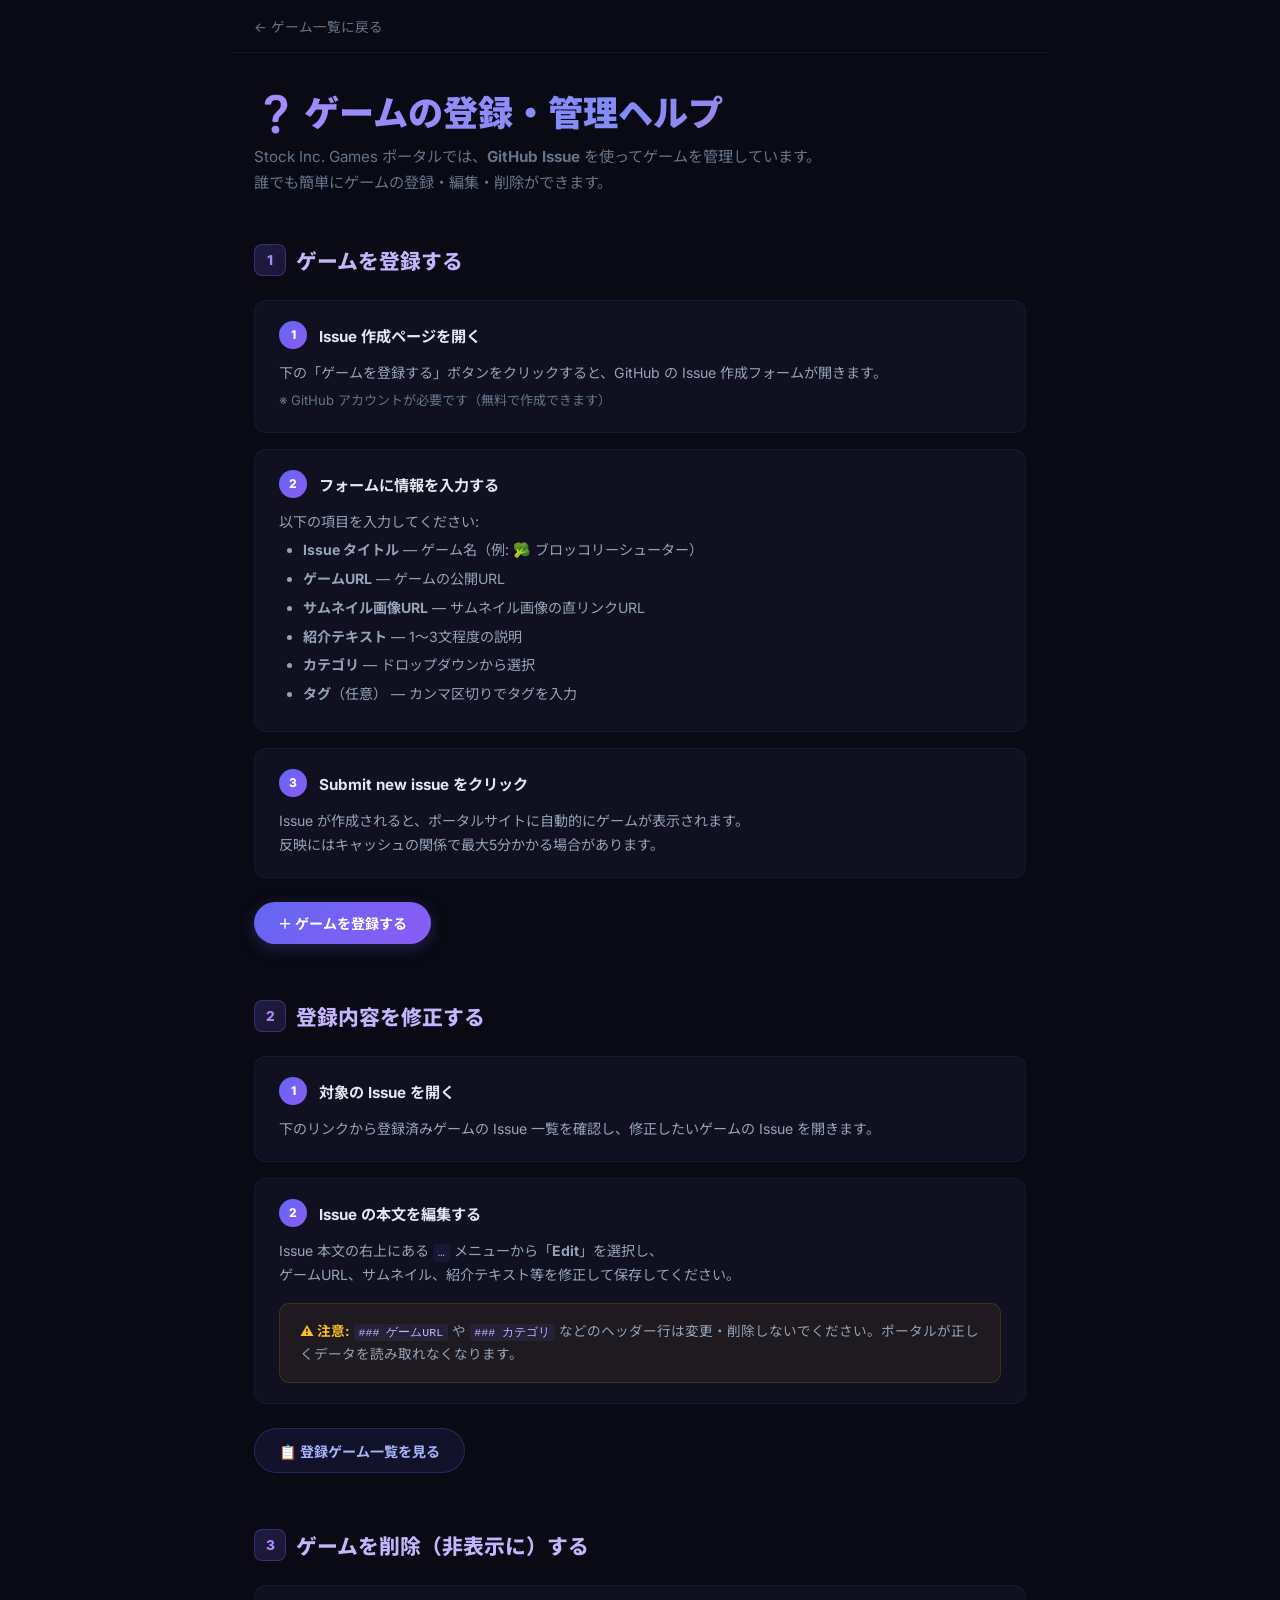
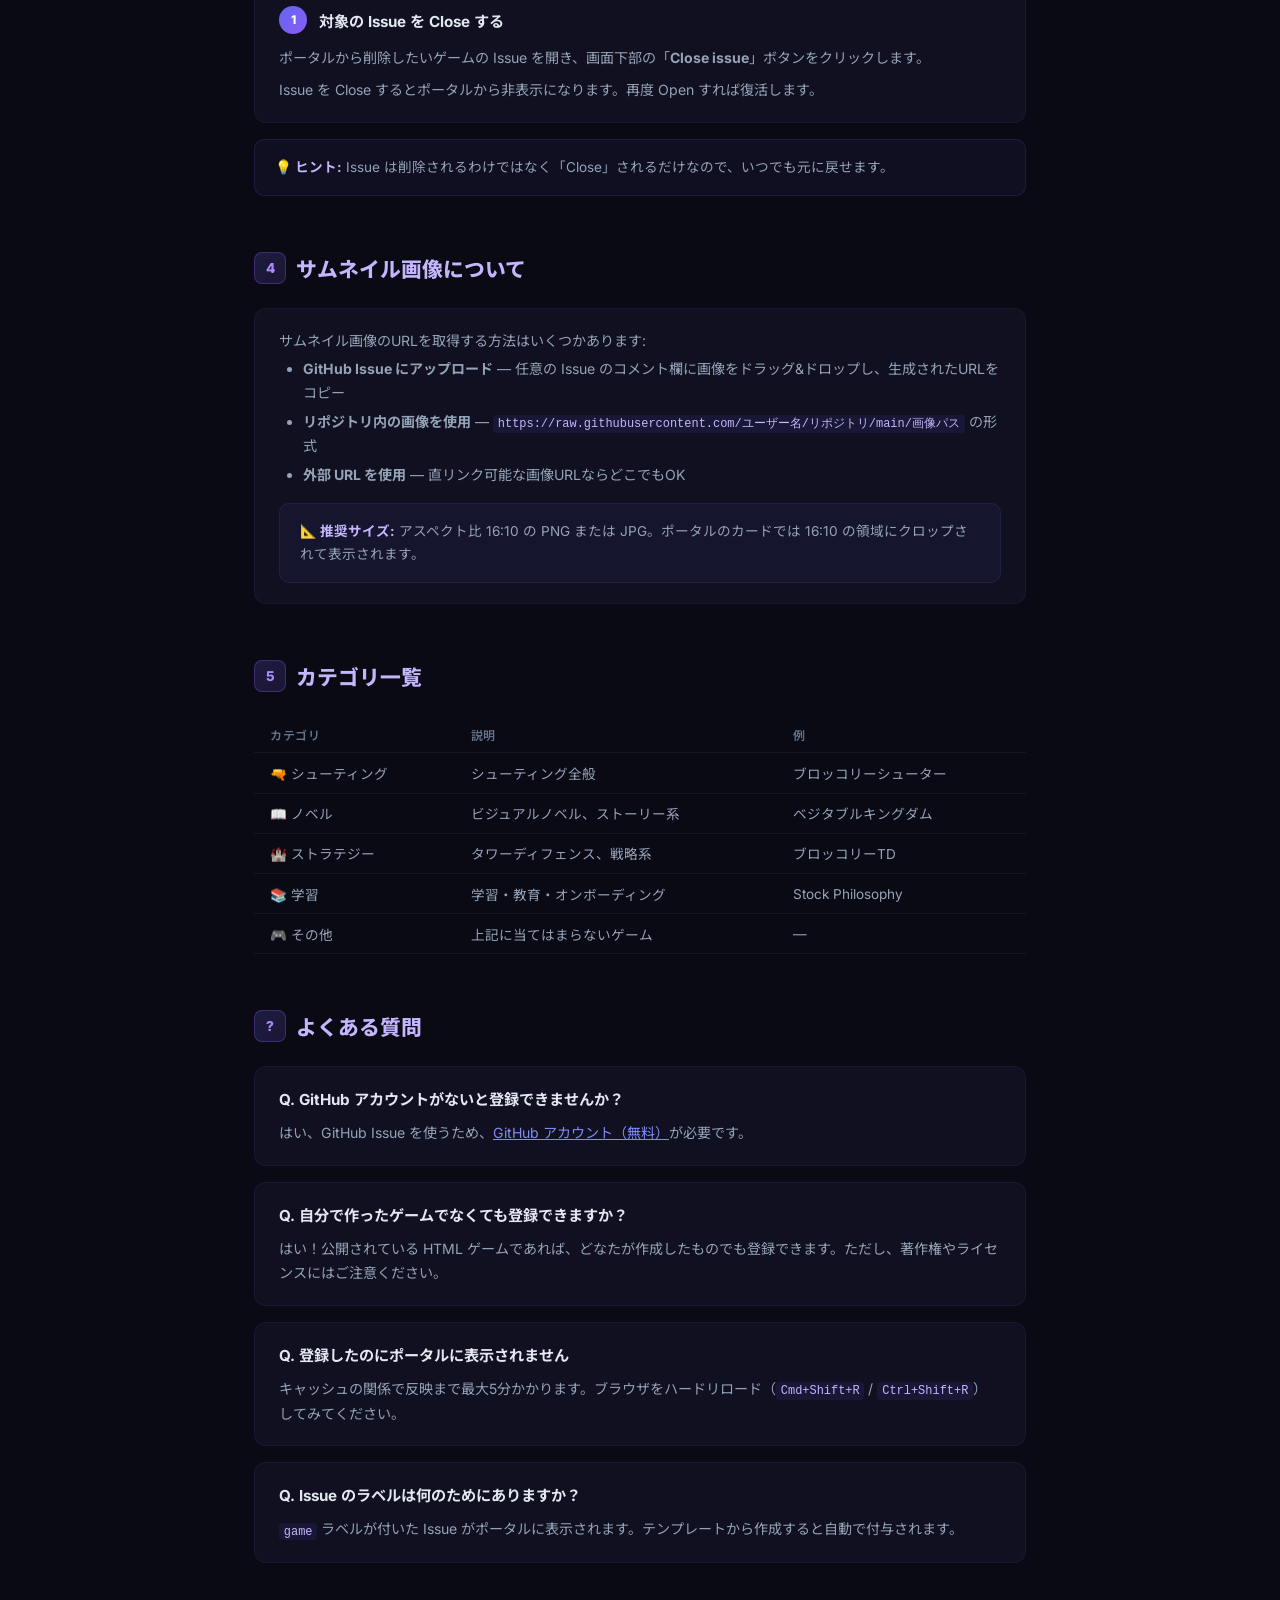
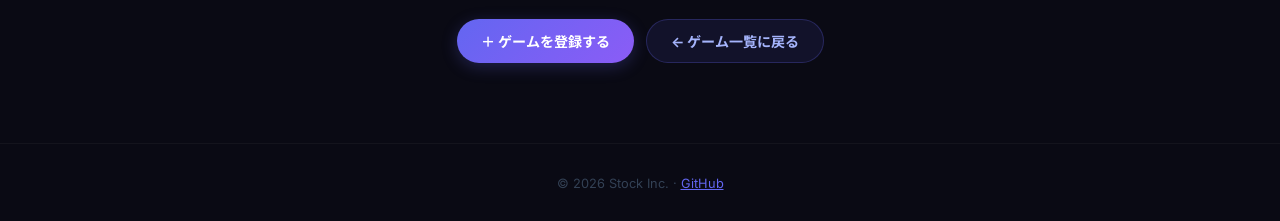
<file: help.html>
<!DOCTYPE html>
<html lang="ja">
<head>
  <meta charset="UTF-8">
  <meta name="viewport" content="width=device-width, initial-scale=1.0">
  <meta name="description" content="Stock Inc. Games へのゲーム登録・編集・削除の方法を説明するヘルプページ">
  <title>❓ ヘルプ — ゲームの登録・管理方法 | Stock Inc. Games</title>
  <link rel="preconnect" href="https://fonts.googleapis.com">
  <link rel="preconnect" href="https://fonts.gstatic.com" crossorigin>
  <link href="https://fonts.googleapis.com/css2?family=Inter:wght@400;600;800&family=Noto+Sans+JP:wght@400;700;900&display=swap" rel="stylesheet">
  <style>
    *, *::before, *::after { margin: 0; padding: 0; box-sizing: border-box; }

    body {
      font-family: 'Inter', 'Noto Sans JP', sans-serif;
      background: #0a0a14;
      color: #e0e0e0;
      min-height: 100vh;
      overflow-x: hidden;
    }

    a { color: #818cf8; }
    a:hover { text-decoration: underline; }

    .top-bar {
      display: flex;
      align-items: center;
      justify-content: space-between;
      padding: 1rem 1.5rem;
      border-bottom: 1px solid rgba(255, 255, 255, 0.05);
      max-width: 820px;
      margin: 0 auto;
    }

    .back-link {
      font-size: 0.85rem;
      color: #64748b;
      text-decoration: none;
      transition: color 0.2s;
    }

    .back-link:hover { color: #818cf8; text-decoration: none; }

    .container {
      max-width: 820px;
      margin: 0 auto;
      padding: 2rem 1.5rem 5rem;
    }

    .page-title {
      font-size: clamp(1.6rem, 4vw, 2.2rem);
      font-weight: 900;
      background: linear-gradient(135deg, #a78bfa, #818cf8, #f472b6);
      -webkit-background-clip: text;
      -webkit-text-fill-color: transparent;
      background-clip: text;
      margin-bottom: 0.5rem;
    }

    .page-desc {
      color: #64748b;
      font-size: 0.95rem;
      line-height: 1.7;
      margin-bottom: 3rem;
    }

    /* ── Sections ── */
    .help-section {
      margin-bottom: 3.5rem;
    }

    .help-section h2 {
      font-size: 1.3rem;
      font-weight: 800;
      color: #c4b5fd;
      margin-bottom: 1.5rem;
      display: flex;
      align-items: center;
      gap: 0.6rem;
    }

    .help-section h2 .num {
      display: inline-flex;
      align-items: center;
      justify-content: center;
      width: 32px;
      height: 32px;
      border-radius: 8px;
      background: linear-gradient(135deg, rgba(99, 102, 241, 0.2), rgba(139, 92, 246, 0.15));
      border: 1px solid rgba(139, 92, 246, 0.3);
      font-size: 0.85rem;
      font-weight: 800;
      color: #a78bfa;
    }

    /* Steps */
    .steps {
      display: flex;
      flex-direction: column;
      gap: 1rem;
    }

    .step {
      background: rgba(20, 20, 40, 0.6);
      border: 1px solid rgba(99, 102, 241, 0.1);
      border-radius: 12px;
      padding: 1.25rem 1.5rem;
      position: relative;
    }

    .step-header {
      display: flex;
      align-items: center;
      gap: 0.75rem;
      margin-bottom: 0.75rem;
    }

    .step-num {
      display: inline-flex;
      align-items: center;
      justify-content: center;
      width: 28px;
      height: 28px;
      border-radius: 50%;
      background: linear-gradient(135deg, #6366f1, #8b5cf6);
      color: #fff;
      font-size: 0.75rem;
      font-weight: 800;
      flex-shrink: 0;
    }

    .step-title {
      font-size: 0.95rem;
      font-weight: 700;
      color: #e2e8f0;
    }

    .step p, .step li {
      font-size: 0.88rem;
      color: #94a3b8;
      line-height: 1.7;
    }

    .step ul, .step ol {
      margin-left: 1.5rem;
      margin-top: 0.3rem;
    }

    .step li { margin-bottom: 0.3rem; }

    .step code {
      background: rgba(99, 102, 241, 0.1);
      padding: 0.15em 0.4em;
      border-radius: 4px;
      font-size: 0.85em;
      color: #c4b5fd;
      font-family: 'SF Mono', 'Consolas', monospace;
    }

    /* CTA Buttons */
    .cta {
      display: inline-flex;
      align-items: center;
      gap: 0.5rem;
      padding: 0.7rem 1.5rem;
      border-radius: 999px;
      font-size: 0.88rem;
      font-weight: 700;
      text-decoration: none !important;
      transition: all 0.25s ease;
    }

    .cta-primary {
      background: linear-gradient(135deg, #6366f1, #8b5cf6);
      color: #fff !important;
      box-shadow: 0 4px 16px rgba(99, 102, 241, 0.25);
    }

    .cta-primary:hover {
      transform: translateY(-2px);
      box-shadow: 0 6px 24px rgba(99, 102, 241, 0.4);
    }

    .cta-secondary {
      background: rgba(99, 102, 241, 0.1);
      border: 1px solid rgba(99, 102, 241, 0.25);
      color: #a5b4fc !important;
    }

    .cta-secondary:hover {
      background: rgba(99, 102, 241, 0.2);
    }

    .cta-group {
      display: flex;
      gap: 0.75rem;
      flex-wrap: wrap;
      margin-top: 1.5rem;
    }

    /* Info Box */
    .info-box {
      background: rgba(99, 102, 241, 0.06);
      border: 1px solid rgba(99, 102, 241, 0.15);
      border-radius: 10px;
      padding: 1rem 1.25rem;
      margin-top: 1rem;
      font-size: 0.85rem;
      color: #94a3b8;
      line-height: 1.7;
    }

    .info-box strong {
      color: #c4b5fd;
    }

    .warn-box {
      background: rgba(251, 191, 36, 0.06);
      border: 1px solid rgba(251, 191, 36, 0.15);
      border-radius: 10px;
      padding: 1rem 1.25rem;
      margin-top: 1rem;
      font-size: 0.85rem;
      color: #94a3b8;
      line-height: 1.7;
    }

    .warn-box strong {
      color: #fbbf24;
    }

    /* Category Table */
    .category-table {
      width: 100%;
      border-collapse: collapse;
      margin-top: 0.75rem;
      font-size: 0.85rem;
    }

    .category-table th,
    .category-table td {
      padding: 0.6rem 1rem;
      text-align: left;
      border-bottom: 1px solid rgba(255, 255, 255, 0.05);
    }

    .category-table th {
      color: #64748b;
      font-weight: 600;
      font-size: 0.75rem;
      text-transform: uppercase;
      letter-spacing: 0.05em;
    }

    .category-table td { color: #94a3b8; }

    /* Footer */
    .footer {
      text-align: center;
      padding: 2rem 1rem;
      font-size: 0.8rem;
      color: #334155;
      border-top: 1px solid rgba(255, 255, 255, 0.04);
    }

    .footer a { color: #6366f1; }

    @media (max-width: 640px) {
      .container { padding: 1.5rem 1rem 4rem; }
      .step { padding: 1rem 1.25rem; }
    }
  </style>
</head>
<body>

  <div class="top-bar">
    <a href="./" class="back-link">← ゲーム一覧に戻る</a>
  </div>

  <main class="container">

    <h1 class="page-title">❓ ゲームの登録・管理ヘルプ</h1>
    <p class="page-desc">
      Stock Inc. Games ポータルでは、<strong>GitHub Issue</strong> を使ってゲームを管理しています。<br>
      誰でも簡単にゲームの登録・編集・削除ができます。
    </p>

    <!-- ── 1. ゲームを登録する ── -->
    <section class="help-section">
      <h2><span class="num">1</span> ゲームを登録する</h2>

      <div class="steps">
        <div class="step">
          <div class="step-header">
            <span class="step-num">1</span>
            <span class="step-title">Issue 作成ページを開く</span>
          </div>
          <p>下の「ゲームを登録する」ボタンをクリックすると、GitHub の Issue 作成フォームが開きます。</p>
          <p style="margin-top:0.3rem; font-size:0.82rem; color:#64748b;">※ GitHub アカウントが必要です（無料で作成できます）</p>
        </div>

        <div class="step">
          <div class="step-header">
            <span class="step-num">2</span>
            <span class="step-title">フォームに情報を入力する</span>
          </div>
          <p>以下の項目を入力してください:</p>
          <ul>
            <li><strong>Issue タイトル</strong> — ゲーム名（例: 🥦 ブロッコリーシューター）</li>
            <li><strong>ゲームURL</strong> — ゲームの公開URL</li>
            <li><strong>サムネイル画像URL</strong> — サムネイル画像の直リンクURL</li>
            <li><strong>紹介テキスト</strong> — 1〜3文程度の説明</li>
            <li><strong>カテゴリ</strong> — ドロップダウンから選択</li>
            <li><strong>タグ</strong>（任意） — カンマ区切りでタグを入力</li>
          </ul>
        </div>

        <div class="step">
          <div class="step-header">
            <span class="step-num">3</span>
            <span class="step-title">Submit new issue をクリック</span>
          </div>
          <p>Issue が作成されると、ポータルサイトに自動的にゲームが表示されます。<br>
             反映にはキャッシュの関係で最大5分かかる場合があります。</p>
        </div>
      </div>

      <div class="cta-group">
        <a href="https://github.com/Shunichi-Takeda/stock-inc-games/issues/new?template=add-game.yml"
           target="_blank" rel="noopener" class="cta cta-primary">＋ ゲームを登録する</a>
      </div>
    </section>

    <!-- ── 2. 登録内容を修正する ── -->
    <section class="help-section">
      <h2><span class="num">2</span> 登録内容を修正する</h2>

      <div class="steps">
        <div class="step">
          <div class="step-header">
            <span class="step-num">1</span>
            <span class="step-title">対象の Issue を開く</span>
          </div>
          <p>下のリンクから登録済みゲームの Issue 一覧を確認し、修正したいゲームの Issue を開きます。</p>
        </div>

        <div class="step">
          <div class="step-header">
            <span class="step-num">2</span>
            <span class="step-title">Issue の本文を編集する</span>
          </div>
          <p>Issue 本文の右上にある <code>…</code> メニューから「<strong>Edit</strong>」を選択し、<br>
             ゲームURL、サムネイル、紹介テキスト等を修正して保存してください。</p>
          <div class="warn-box">
            <strong>⚠️ 注意:</strong> <code>### ゲームURL</code> や <code>### カテゴリ</code> などのヘッダー行は変更・削除しないでください。ポータルが正しくデータを読み取れなくなります。
          </div>
        </div>
      </div>

      <div class="cta-group">
        <a href="https://github.com/Shunichi-Takeda/stock-inc-games/issues?q=is%3Aissue+is%3Aopen+label%3Agame"
           target="_blank" rel="noopener" class="cta cta-secondary">📋 登録ゲーム一覧を見る</a>
      </div>
    </section>

    <!-- ── 3. ゲームを削除する ── -->
    <section class="help-section">
      <h2><span class="num">3</span> ゲームを削除（非表示に）する</h2>

      <div class="steps">
        <div class="step">
          <div class="step-header">
            <span class="step-num">1</span>
            <span class="step-title">対象の Issue を Close する</span>
          </div>
          <p>ポータルから削除したいゲームの Issue を開き、画面下部の「<strong>Close issue</strong>」ボタンをクリックします。</p>
          <p style="margin-top:0.5rem;">Issue を Close するとポータルから非表示になります。再度 Open すれば復活します。</p>
        </div>
      </div>

      <div class="info-box">
        <strong>💡 ヒント:</strong> Issue は削除されるわけではなく「Close」されるだけなので、いつでも元に戻せます。
      </div>
    </section>

    <!-- ── 4. サムネイル画像について ── -->
    <section class="help-section">
      <h2><span class="num">4</span> サムネイル画像について</h2>

      <div class="steps">
        <div class="step">
          <p>サムネイル画像のURLを取得する方法はいくつかあります:</p>
          <ul>
            <li><strong>GitHub Issue にアップロード</strong> — 任意の Issue のコメント欄に画像をドラッグ&ドロップし、生成されたURLをコピー</li>
            <li><strong>リポジトリ内の画像を使用</strong> — <code>https://raw.githubusercontent.com/ユーザー名/リポジトリ/main/画像パス</code> の形式</li>
            <li><strong>外部 URL を使用</strong> — 直リンク可能な画像URLならどこでもOK</li>
          </ul>

          <div class="info-box">
            <strong>📐 推奨サイズ:</strong> アスペクト比 16:10 の PNG または JPG。ポータルのカードでは 16:10 の領域にクロップされて表示されます。
          </div>
        </div>
      </div>
    </section>

    <!-- ── 5. カテゴリ一覧 ── -->
    <section class="help-section">
      <h2><span class="num">5</span> カテゴリ一覧</h2>

      <table class="category-table">
        <thead>
          <tr>
            <th>カテゴリ</th>
            <th>説明</th>
            <th>例</th>
          </tr>
        </thead>
        <tbody>
          <tr>
            <td>🔫 シューティング</td>
            <td>シューティング全般</td>
            <td>ブロッコリーシューター</td>
          </tr>
          <tr>
            <td>📖 ノベル</td>
            <td>ビジュアルノベル、ストーリー系</td>
            <td>ベジタブルキングダム</td>
          </tr>
          <tr>
            <td>🏰 ストラテジー</td>
            <td>タワーディフェンス、戦略系</td>
            <td>ブロッコリーTD</td>
          </tr>
          <tr>
            <td>📚 学習</td>
            <td>学習・教育・オンボーディング</td>
            <td>Stock Philosophy</td>
          </tr>
          <tr>
            <td>🎮 その他</td>
            <td>上記に当てはまらないゲーム</td>
            <td>—</td>
          </tr>
        </tbody>
      </table>
    </section>

    <!-- ── 6. FAQ ── -->
    <section class="help-section">
      <h2><span class="num">?</span> よくある質問</h2>

      <div class="steps">
        <div class="step">
          <div class="step-header">
            <span class="step-title">Q. GitHub アカウントがないと登録できませんか？</span>
          </div>
          <p>はい、GitHub Issue を使うため、<a href="https://github.com/signup" target="_blank" rel="noopener">GitHub アカウント（無料）</a>が必要です。</p>
        </div>

        <div class="step">
          <div class="step-header">
            <span class="step-title">Q. 自分で作ったゲームでなくても登録できますか？</span>
          </div>
          <p>はい！公開されている HTML ゲームであれば、どなたが作成したものでも登録できます。ただし、著作権やライセンスにはご注意ください。</p>
        </div>

        <div class="step">
          <div class="step-header">
            <span class="step-title">Q. 登録したのにポータルに表示されません</span>
          </div>
          <p>キャッシュの関係で反映まで最大5分かかります。ブラウザをハードリロード（<code>Cmd+Shift+R</code> / <code>Ctrl+Shift+R</code>）してみてください。</p>
        </div>

        <div class="step">
          <div class="step-header">
            <span class="step-title">Q. Issue のラベルは何のためにありますか？</span>
          </div>
          <p><code>game</code> ラベルが付いた Issue がポータルに表示されます。テンプレートから作成すると自動で付与されます。</p>
        </div>
      </div>
    </section>

    <div class="cta-group" style="justify-content: center;">
      <a href="https://github.com/Shunichi-Takeda/stock-inc-games/issues/new?template=add-game.yml"
         target="_blank" rel="noopener" class="cta cta-primary">＋ ゲームを登録する</a>
      <a href="./" class="cta cta-secondary">← ゲーム一覧に戻る</a>
    </div>

  </main>

  <footer class="footer">
    <p>© 2026 Stock Inc. · <a href="https://github.com/Shunichi-Takeda/stock-inc-games">GitHub</a></p>
  </footer>

</body>
</html>
</file>
<file: shared/css/common.css>
/* ============================================
   Stock Inc. Games — Common Styles
   ============================================ */

:root {
  --color-bg: #0f0f1a;
  --color-surface: rgba(30, 30, 50, 0.7);
  --color-text: #e0e0e0;
  --color-text-muted: #94a3b8;
  --color-accent: #818cf8;
  --color-accent-pink: #f472b6;
  --radius: 12px;
  --font-main: 'Inter', 'Noto Sans JP', system-ui, sans-serif;
}

*,
*::before,
*::after {
  margin: 0;
  padding: 0;
  box-sizing: border-box;
}

body {
  font-family: var(--font-main);
  background: var(--color-bg);
  color: var(--color-text);
  min-height: 100vh;
}

a {
  color: var(--color-accent);
  text-decoration: none;
}

a:hover {
  text-decoration: underline;
}

/* ── Back Link ── */
.back-link {
  display: inline-block;
  margin: 1rem;
  font-size: 0.9rem;
  color: var(--color-text-muted);
}

.back-link:hover {
  color: var(--color-accent);
}
</file>
<file: games/api-town/style.css>
/* ============================================
   API TOWN ～おとなのWeb API職業体験～
   ============================================ */

/* shared/css/common.css が読めない環境でも成立するようベーススタイルを内蔵 */
:root {
  --color-bg: #0f0f1a;
  --color-surface: rgba(30, 30, 50, 0.7);
  --color-text: #e0e0e0;
  --color-text-muted: #94a3b8;
  --color-accent: #818cf8;
  --color-accent-pink: #f472b6;
  --radius: 12px;
  --font-main: 'Inter', 'Noto Sans JP', system-ui, sans-serif;
}
*, *::before, *::after { margin: 0; padding: 0; box-sizing: border-box; }
body { font-family: var(--font-main); background: var(--color-bg); color: var(--color-text); min-height: 100vh; }
a { color: var(--color-accent); text-decoration: none; }
.back-link { display: inline-block; margin: 1rem; font-size: 0.9rem; color: var(--color-text-muted); }
.back-link:hover { color: var(--color-accent); }

:root {
  --at-accent: #818cf8;
  --at-accent-strong: #6366f1;
  --at-green: #34d399;
  --at-yellow: #fbbf24;
  --at-orange: #fb923c;
  --at-red: #f87171;
  --at-blue: #60a5fa;
  --at-surface: rgba(30, 30, 50, 0.7);
  --at-surface-solid: #1c1c30;
  --at-border: rgba(129, 140, 248, 0.25);
  --font-mono: 'JetBrains Mono', 'Menlo', monospace;
}

.hidden { display: none !important; }

#gameContainer {
  max-width: 1400px;
  margin: 0 auto;
  padding: 0 1rem 2rem;
}

.btn {
  font-family: var(--font-main);
  font-size: 1rem;
  font-weight: 700;
  padding: 0.7rem 1.6rem;
  border: none;
  border-radius: var(--radius);
  cursor: pointer;
  transition: transform 0.15s, box-shadow 0.15s, opacity 0.15s;
}
.btn:active { transform: scale(0.97); }
.btn-primary {
  background: linear-gradient(135deg, var(--at-accent-strong), var(--at-accent));
  color: #fff;
  box-shadow: 0 4px 18px rgba(99, 102, 241, 0.35);
}
.btn-primary:hover { box-shadow: 0 6px 24px rgba(99, 102, 241, 0.55); }
.btn-ghost {
  background: transparent;
  color: var(--at-accent);
  border: 1px solid var(--at-border);
}
.btn-ghost:hover { background: rgba(129, 140, 248, 0.1); }
.btn:disabled { opacity: 0.45; cursor: not-allowed; }

/* ============ ヘッダー ============ */

#gameHeader {
  display: flex;
  align-items: center;
  gap: 1rem;
  flex-wrap: wrap;
  padding: 0.7rem 1rem;
  margin-bottom: 1rem;
  background: var(--at-surface);
  border: 1px solid var(--at-border);
  border-radius: var(--radius);
  backdrop-filter: blur(8px);
}
.header-brand { font-weight: 800; font-size: 1.05rem; letter-spacing: 0.02em; }
.header-status { display: flex; gap: 0.5rem; }
.chip {
  font-size: 0.85rem;
  font-weight: 600;
  padding: 0.25rem 0.7rem;
  border-radius: 999px;
  background: rgba(129, 140, 248, 0.15);
  border: 1px solid var(--at-border);
}
.coin-chip { color: var(--at-yellow); }
.header-nav { margin-left: auto; display: flex; gap: 0.4rem; }
.header-btn {
  font-family: var(--font-main);
  font-size: 0.85rem;
  font-weight: 600;
  color: var(--color-text);
  background: rgba(129, 140, 248, 0.12);
  border: 1px solid var(--at-border);
  border-radius: 8px;
  padding: 0.35rem 0.75rem;
  cursor: pointer;
  transition: background 0.15s;
}
.header-btn:hover { background: rgba(129, 140, 248, 0.28); }

/* ============ 画面切り替え ============ */

.screen { display: none; }
.screen.active { display: block; animation: fadeIn 0.35s ease; }
@keyframes fadeIn { from { opacity: 0; transform: translateY(8px); } to { opacity: 1; } }

/* ============ タイトル ============ */

#titleScreen.active {
  min-height: 80vh;
  display: flex;
  align-items: center;
  justify-content: center;
  text-align: center;
}
.title-logo { font-size: 5rem; animation: floaty 3s ease-in-out infinite; }
@keyframes floaty { 0%, 100% { transform: translateY(0); } 50% { transform: translateY(-10px); } }
.title-main {
  display: block;
  font-size: clamp(2.6rem, 8vw, 4.2rem);
  font-weight: 800;
  letter-spacing: 0.04em;
  background: linear-gradient(135deg, var(--at-accent), var(--color-accent-pink));
  -webkit-background-clip: text;
  background-clip: text;
  color: transparent;
}
.title-sub { display: block; font-size: clamp(1rem, 3vw, 1.4rem); font-weight: 700; color: var(--color-text-muted); margin-top: 0.4rem; }
.title-tagline { margin: 1.4rem 0 2rem; line-height: 1.9; color: var(--color-text-muted); }
.title-buttons { display: flex; flex-direction: column; gap: 0.8rem; align-items: center; }
.title-buttons .btn { min-width: 240px; font-size: 1.1rem; }
.title-note { margin-top: 2.2rem; font-size: 0.78rem; color: var(--color-text-muted); opacity: 0.8; }

/* ============ マップ ============ */

.map-head { text-align: center; margin: 0.5rem 0 1.5rem; }
.map-head h2 { font-size: 1.5rem; margin-bottom: 0.4rem; }
.map-head p { color: var(--color-text-muted); font-size: 0.92rem; }

.building-grid {
  display: grid;
  grid-template-columns: repeat(auto-fill, minmax(230px, 1fr));
  gap: 1rem;
}
.building-card {
  font-family: var(--font-main);
  color: var(--color-text);
  text-align: left;
  background: var(--at-surface);
  border: 1px solid var(--at-border);
  border-radius: var(--radius);
  padding: 1.1rem;
  transition: transform 0.15s, border-color 0.15s, box-shadow 0.15s;
}
button.building-card { cursor: pointer; }
button.building-card:hover { transform: translateY(-3px); border-color: var(--at-accent); box-shadow: 0 8px 24px rgba(99, 102, 241, 0.25); }
.building-card.next { border-color: var(--at-accent); animation: pulseBorder 2s ease-in-out infinite; }
@keyframes pulseBorder {
  0%, 100% { box-shadow: 0 0 0 0 rgba(129, 140, 248, 0.35); }
  50% { box-shadow: 0 0 0 8px rgba(129, 140, 248, 0); }
}
.building-card.locked, .building-card.coming-soon { opacity: 0.55; filter: saturate(0.5); }
.building-card.bonus { position: relative; border-color: rgba(244, 114, 182, 0.4); }
.building-card.bonus.unlocked, .building-card.bonus.next { border-color: var(--color-accent-pink); }
.building-card.bonus.cleared { border-color: var(--at-green); }
.bonus-ribbon {
  position: absolute;
  top: 0.7rem; right: 0.7rem;
  font-size: 0.65rem;
  font-weight: 800;
  letter-spacing: 0.05em;
  color: #fff;
  background: linear-gradient(135deg, var(--color-accent-pink), #db2777);
  padding: 0.15rem 0.55rem;
  border-radius: 999px;
}
.building-emoji { font-size: 2.4rem; margin-bottom: 0.4rem; }
.building-name { font-weight: 800; font-size: 1.05rem; }
.building-theme { font-size: 0.82rem; color: var(--color-text-muted); margin: 0.25rem 0 0.6rem; }
.building-status { font-size: 0.82rem; font-weight: 600; color: var(--at-accent); }
.building-card.cleared .building-status { color: var(--at-green); }
.building-card.locked .building-status, .building-card.coming-soon .building-status { color: var(--color-text-muted); }
.building-badge {
  display: inline-block;
  margin-left: 0.3rem;
  padding: 0.1rem 0.5rem;
  border-radius: 999px;
  background: rgba(52, 211, 153, 0.15);
  border: 1px solid rgba(52, 211, 153, 0.4);
  font-size: 0.75rem;
}

/* ============ ワーク画面 ============ */

.work-head { display: flex; align-items: center; gap: 0.8rem; margin-bottom: 0.8rem; }
.work-company { font-weight: 800; font-size: 1.1rem; }
.work-tagline { font-size: 0.82rem; color: var(--color-text-muted); margin-left: 0.5rem; }

.work-tabs {
  display: none;
  gap: 0.4rem;
  margin-bottom: 0.7rem;
  /* スクロールしてもタブが見えるように画面上部に固定 */
  position: sticky;
  top: 0;
  z-index: 50;
  background: var(--color-bg);
  padding: 0.5rem 0;
}
.work-tab {
  flex: 1;
  font-family: var(--font-main);
  font-size: 0.9rem;
  font-weight: 700;
  padding: 0.5rem;
  color: var(--color-text-muted);
  background: var(--at-surface);
  border: 1px solid var(--at-border);
  border-radius: 8px;
  cursor: pointer;
}
.work-tab.active { color: #fff; background: rgba(99, 102, 241, 0.35); border-color: var(--at-accent); }
.work-tab.attention { color: var(--color-text); border-color: var(--at-yellow); animation: pulseBorder 1.6s ease-in-out infinite; }
.work-tab.attention::after { content: "❗"; margin-left: 0.2rem; }

#workPanes {
  display: grid;
  grid-template-columns: 320px minmax(0, 1fr) 320px;
  gap: 1rem;
  align-items: stretch;
  min-height: 68vh;
}
.pane {
  background: var(--at-surface);
  border: 1px solid var(--at-border);
  border-radius: var(--radius);
  display: flex;
  flex-direction: column;
  overflow: hidden;
  max-height: 78vh;
}

/* ---- チャット ---- */
.pane-chat { padding: 0.8rem; }
.chat-messages { flex: 1; overflow-y: auto; display: flex; flex-direction: column; gap: 0.8rem; padding-right: 0.2rem; }
.chat-msg { display: flex; gap: 0.55rem; animation: fadeIn 0.3s ease; }
.chat-avatar {
  flex-shrink: 0;
  width: 38px; height: 38px;
  display: flex; align-items: center; justify-content: center;
  font-size: 1.4rem;
  background: rgba(129, 140, 248, 0.15);
  border: 1px solid var(--at-border);
  border-radius: 50%;
}
.chat-name { font-size: 0.72rem; font-weight: 700; color: var(--color-text-muted); margin-bottom: 0.2rem; }
.chat-bubble {
  background: var(--at-surface-solid);
  border: 1px solid var(--at-border);
  border-radius: 4px 14px 14px 14px;
  padding: 0.6rem 0.8rem;
  font-size: 0.88rem;
  line-height: 1.7;
  white-space: pre-wrap;
}
.chat-typing span {
  display: inline-block;
  width: 6px; height: 6px;
  margin-right: 4px;
  border-radius: 50%;
  background: var(--color-text-muted);
  animation: blink 1.2s infinite;
}
.chat-typing span:nth-child(2) { animation-delay: 0.2s; }
.chat-typing span:nth-child(3) { animation-delay: 0.4s; }
@keyframes blink { 0%, 80%, 100% { opacity: 0.25; } 40% { opacity: 1; } }

.chat-card {
  background: rgba(52, 211, 153, 0.08);
  border: 1px solid rgba(52, 211, 153, 0.35);
  border-radius: var(--radius);
  padding: 0.7rem 0.9rem;
  animation: fadeIn 0.3s ease;
}
.chat-card-title { font-weight: 800; font-size: 0.85rem; color: var(--at-green); margin-bottom: 0.4rem; }
.chat-card ul { margin-left: 1.1rem; }
.chat-card li { font-size: 0.83rem; line-height: 1.7; }

.mission-box {
  margin-top: 0.8rem;
  background: rgba(251, 191, 36, 0.08);
  border: 1px solid rgba(251, 191, 36, 0.4);
  border-radius: var(--radius);
  padding: 0.8rem 0.9rem;
  animation: fadeIn 0.3s ease;
}
.mission-label { font-size: 0.72rem; font-weight: 800; color: var(--at-yellow); letter-spacing: 0.05em; }
.mission-title { font-weight: 800; font-size: 0.95rem; margin: 0.25rem 0; }
.mission-text { font-size: 0.85rem; line-height: 1.7; color: var(--color-text); }
.mission-actions { margin-top: 0.6rem; display: flex; flex-wrap: wrap; gap: 0.5rem; }
.mission-actions .btn { font-size: 0.85rem; padding: 0.5rem 1rem; }
.mission-hint {
  margin-top: 0.5rem;
  font-size: 0.82rem;
  line-height: 1.6;
  background: rgba(129, 140, 248, 0.1);
  border-left: 3px solid var(--at-accent);
  padding: 0.4rem 0.6rem;
  border-radius: 0 8px 8px 0;
  animation: fadeIn 0.3s ease;
}

/* ---- 中央（レッスン / クライアント） ---- */
.pane-center { padding: 1rem; }

.lesson-pane {
  flex: 1;
  display: flex;
  flex-direction: column;
  align-items: center;
  justify-content: center;
  text-align: center;
  gap: 0.7rem;
}
.lesson-pane-icon { font-size: 3.5rem; }
.lesson-pane p { color: var(--color-text-muted); font-size: 0.9rem; }

.client-pane { display: flex; flex-direction: column; min-height: 0; flex: 1; }
.client-title { font-weight: 800; margin-bottom: 0.7rem; }
.client-note { font-size: 0.75rem; font-weight: 500; color: var(--color-text-muted); margin-left: 0.4rem; }

.request-row { display: flex; gap: 0.5rem; align-items: stretch; flex-wrap: wrap; }
.method-select {
  font-family: var(--font-mono);
  font-weight: 600;
  font-size: 0.9rem;
  color: var(--at-green);
  background: var(--at-surface-solid);
  border: 1px solid var(--at-border);
  border-radius: 8px;
  padding: 0.55rem 0.5rem;
  cursor: pointer;
}
.url-box {
  flex: 1;
  min-width: 220px;
  display: flex;
  align-items: center;
  background: var(--at-surface-solid);
  border: 1px solid var(--at-border);
  border-radius: 8px;
  overflow: hidden;
}
.url-box:focus-within { border-color: var(--at-accent); }
.base-url {
  font-family: var(--font-mono);
  font-size: 0.78rem;
  color: var(--color-text-muted);
  padding: 0 0.2rem 0 0.6rem;
  white-space: nowrap;
}
.path-input {
  flex: 1;
  min-width: 80px;
  font-family: var(--font-mono);
  font-size: 0.9rem;
  color: var(--color-text);
  background: transparent;
  border: none;
  outline: none;
  padding: 0.55rem 0.6rem 0.55rem 0;
}
.btn-send {
  background: linear-gradient(135deg, #059669, var(--at-green));
  color: #fff;
  font-size: 0.95rem;
  padding: 0.55rem 1.2rem;
  box-shadow: 0 4px 14px rgba(52, 211, 153, 0.3);
}
.client-error { margin-top: 0.5rem; font-size: 0.83rem; color: var(--at-red); }

/* ---- ヘッダーエディタ ---- */
.headers-editor {
  margin-top: 0.6rem;
  border: 1px dashed var(--at-border);
  border-radius: 10px;
  padding: 0.45rem 0.7rem;
}
.headers-editor summary { cursor: pointer; font-size: 0.82rem; font-weight: 700; color: var(--at-accent); }
.headers-note { font-size: 0.72rem; font-weight: 500; color: var(--color-text-muted); margin-left: 0.3rem; }
.header-row { display: flex; gap: 0.4rem; margin-top: 0.5rem; align-items: center; }
.header-row input {
  flex: 1;
  min-width: 0;
  font-family: var(--font-mono);
  font-size: 0.8rem;
  color: var(--color-text);
  background: var(--at-surface-solid);
  border: 1px solid var(--at-border);
  border-radius: 8px;
  padding: 0.4rem 0.55rem;
  outline: none;
}
.header-row input:focus { border-color: var(--at-accent); }
.header-row .h-key { flex: 0.8; }
.h-del {
  flex-shrink: 0;
  width: 28px; height: 28px;
  font-size: 0.75rem;
  color: var(--color-text-muted);
  background: rgba(248, 113, 113, 0.1);
  border: 1px solid rgba(248, 113, 113, 0.3);
  border-radius: 50%;
  cursor: pointer;
}
.h-del:hover { color: var(--at-red); }
.btn-add-header {
  margin-top: 0.55rem;
  font-family: var(--font-main);
  font-size: 0.78rem;
  font-weight: 700;
  color: var(--at-accent);
  background: rgba(129, 140, 248, 0.12);
  border: 1px solid var(--at-border);
  border-radius: 8px;
  padding: 0.35rem 0.8rem;
  cursor: pointer;
}
.btn-add-header:hover { background: rgba(129, 140, 248, 0.25); }
.body-input {
  width: 100%;
  margin-top: 0.5rem;
  font-family: var(--font-mono);
  font-size: 0.82rem;
  line-height: 1.6;
  color: var(--color-text);
  background: var(--at-surface-solid);
  border: 1px solid var(--at-border);
  border-radius: 8px;
  padding: 0.5rem 0.6rem;
  outline: none;
  resize: vertical;
}
.body-input:focus { border-color: var(--at-accent); }
.response-nobody { font-size: 0.82rem; color: var(--color-text-muted); padding: 0.4rem 0; }

/* ---- AIシミュレーター（MCP） ---- */
.mcp-pane { display: flex; flex-direction: column; min-height: 0; flex: 1; }
.mcp-chat {
  flex: 1;
  min-height: 0;
  overflow-y: auto;
  background: var(--at-surface-solid);
  border: 1px solid var(--at-border);
  border-radius: var(--radius);
  padding: 0.9rem;
  display: flex;
  flex-direction: column;
  gap: 0.7rem;
}
.mcp-bubble {
  max-width: 88%;
  padding: 0.6rem 0.85rem;
  border-radius: 14px;
  font-size: 0.88rem;
  line-height: 1.7;
  white-space: pre-wrap;
  animation: fadeIn 0.3s ease;
}
.mcp-ai { align-self: flex-start; background: rgba(129, 140, 248, 0.12); border: 1px solid var(--at-border); border-top-left-radius: 4px; }
.mcp-user { align-self: flex-end; background: rgba(99, 102, 241, 0.4); border-top-right-radius: 4px; }
.mcp-tool-card {
  align-self: stretch;
  background: rgba(251, 191, 36, 0.07);
  border: 1px solid rgba(251, 191, 36, 0.45);
  border-radius: 12px;
  padding: 0.7rem 0.9rem;
  animation: fadeIn 0.3s ease;
}
.mcp-tool-head { font-size: 0.75rem; font-weight: 800; color: var(--at-yellow); letter-spacing: 0.04em; margin-bottom: 0.4rem; }
.mcp-tool-body { font-family: var(--font-mono); font-size: 0.85rem; color: var(--color-text); margin-bottom: 0.4rem; white-space: pre-wrap; word-break: break-word; }
.mcp-tool-api { font-size: 0.78rem; color: var(--color-text-muted); margin-bottom: 0.6rem; }
.mcp-tool-api code, .mcp-tool-result code { font-family: var(--font-mono); color: var(--at-blue); }
.mcp-approve { font-size: 0.85rem; padding: 0.45rem 1rem; }
.mcp-tool-result { font-size: 0.8rem; font-family: var(--font-mono); }
.mcp-tool-result .ok { color: var(--at-green); }
.mcp-actions { margin-top: 0.8rem; display: flex; justify-content: center; }
.mcp-actions .btn { font-size: 0.9rem; }

.response-area {
  margin-top: 0.9rem;
  flex: 1;
  min-height: 0;
  overflow-y: auto;
  background: var(--at-surface-solid);
  border: 1px solid var(--at-border);
  border-radius: var(--radius);
  padding: 0.8rem;
}
.response-empty { height: 100%; display: flex; flex-direction: column; align-items: center; justify-content: center; text-align: center; color: var(--color-text-muted); font-size: 0.85rem; line-height: 1.8; }
.response-empty-icon { font-size: 2.5rem; margin-bottom: 0.5rem; opacity: 0.7; }

.response-status { display: flex; align-items: center; gap: 0.7rem; margin-bottom: 0.7rem; }
.status-pill {
  font-family: var(--font-mono);
  font-weight: 700;
  font-size: 0.9rem;
  padding: 0.25rem 0.8rem;
  border-radius: 999px;
  animation: popIn 0.35s cubic-bezier(0.34, 1.56, 0.64, 1);
}
@keyframes popIn { from { transform: scale(0.6); opacity: 0; } to { transform: scale(1); opacity: 1; } }
.status-pill.s2xx { background: rgba(52, 211, 153, 0.18); color: var(--at-green); border: 1px solid rgba(52, 211, 153, 0.5); }
.status-pill.s3xx { background: rgba(96, 165, 250, 0.18); color: var(--at-blue); border: 1px solid rgba(96, 165, 250, 0.5); }
.status-pill.s4xx { background: rgba(251, 146, 60, 0.18); color: var(--at-orange); border: 1px solid rgba(251, 146, 60, 0.5); }
.status-pill.s5xx { background: rgba(248, 113, 113, 0.18); color: var(--at-red); border: 1px solid rgba(248, 113, 113, 0.5); }
.response-time { font-size: 0.78rem; color: var(--color-text-muted); font-family: var(--font-mono); }

.response-tabs { display: flex; gap: 0.3rem; margin-bottom: 0.5rem; }
.response-tab {
  font-family: var(--font-main);
  font-size: 0.78rem;
  font-weight: 600;
  color: var(--color-text-muted);
  background: transparent;
  border: 1px solid transparent;
  border-radius: 6px;
  padding: 0.25rem 0.7rem;
  cursor: pointer;
}
.response-tab.active { color: var(--color-text); background: rgba(129, 140, 248, 0.15); border-color: var(--at-border); }

.json-view, .doc-example, .code-peek pre {
  font-family: var(--font-mono);
  font-size: 0.8rem;
  line-height: 1.65;
  white-space: pre-wrap;
  word-break: break-word;
}
.j-key { color: #93c5fd; }
.j-str { color: #86efac; }
.j-num { color: #fcd34d; }
.j-kw { color: #f0abfc; }

.headers-table { width: 100%; border-collapse: collapse; font-family: var(--font-mono); font-size: 0.75rem; }
.headers-table td { padding: 0.3rem 0.5rem; border-bottom: 1px solid rgba(129, 140, 248, 0.12); vertical-align: top; }
.headers-table td:first-child { color: #93c5fd; white-space: nowrap; }

.code-peek { margin-top: 0.8rem; border-top: 1px dashed var(--at-border); padding-top: 0.6rem; }
.code-peek summary { cursor: pointer; font-size: 0.8rem; font-weight: 600; color: var(--at-accent); }
.code-peek-block { margin-top: 0.5rem; background: rgba(0, 0, 0, 0.35); border-radius: 8px; padding: 0.6rem 0.7rem; }
.code-peek-label { font-size: 0.68rem; font-weight: 700; color: var(--color-text-muted); margin-bottom: 0.3rem; letter-spacing: 0.05em; }

/* ---- ドキュメント ---- */
.pane-docs { padding: 0.8rem; overflow-y: auto; }
.docs-title { font-weight: 800; margin-bottom: 0.5rem; }
.docs-intro { font-size: 0.78rem; color: var(--color-text-muted); margin-bottom: 0.7rem; line-height: 1.6; }

.doc-item { border: 1px solid var(--at-border); border-radius: 10px; margin-bottom: 0.6rem; overflow: hidden; }
.doc-head {
  width: 100%;
  display: flex;
  align-items: center;
  gap: 0.5rem;
  font-family: var(--font-main);
  background: rgba(129, 140, 248, 0.07);
  border: none;
  color: var(--color-text);
  padding: 0.55rem 0.7rem;
  cursor: pointer;
  text-align: left;
}
.doc-head:hover { background: rgba(129, 140, 248, 0.15); }
.method-chip {
  font-family: var(--font-mono);
  font-size: 0.68rem;
  font-weight: 700;
  padding: 0.15rem 0.5rem;
  border-radius: 6px;
  letter-spacing: 0.03em;
}
.m-get { background: rgba(52, 211, 153, 0.18); color: var(--at-green); }
.m-post { background: rgba(96, 165, 250, 0.18); color: var(--at-blue); }
.m-put, .m-patch { background: rgba(251, 191, 36, 0.18); color: var(--at-yellow); }
.m-delete { background: rgba(248, 113, 113, 0.18); color: var(--at-red); }
.m-tool { background: rgba(244, 114, 182, 0.18); color: var(--color-accent-pink); }
.doc-path { font-family: var(--font-mono); font-size: 0.8rem; }
.doc-toggle { margin-left: auto; color: var(--color-text-muted); }
.doc-body { padding: 0.7rem; border-top: 1px solid var(--at-border); }
.doc-summary { font-weight: 700; font-size: 0.85rem; margin-bottom: 0.3rem; }
.doc-desc { font-size: 0.8rem; color: var(--color-text-muted); line-height: 1.7; margin-bottom: 0.6rem; }
.doc-section-title { font-size: 0.72rem; font-weight: 800; color: var(--at-accent); letter-spacing: 0.05em; margin: 0.6rem 0 0.3rem; }
.doc-auth {
  font-size: 0.76rem;
  font-weight: 700;
  color: var(--at-yellow);
  background: rgba(251, 191, 36, 0.08);
  border: 1px solid rgba(251, 191, 36, 0.35);
  border-radius: 8px;
  padding: 0.35rem 0.55rem;
  margin-bottom: 0.5rem;
  line-height: 1.5;
}
.doc-params { width: 100%; border-collapse: collapse; font-size: 0.75rem; }
.doc-params td { padding: 0.3rem 0.4rem; border-bottom: 1px solid rgba(129, 140, 248, 0.12); vertical-align: top; line-height: 1.5; }
.param-kind {
  display: inline-block;
  font-size: 0.65rem;
  font-weight: 700;
  padding: 0.05rem 0.4rem;
  border-radius: 5px;
  background: rgba(129, 140, 248, 0.15);
  color: var(--at-accent);
  margin-right: 0.25rem;
}
.param-req { font-size: 0.65rem; font-weight: 700; color: var(--at-red); }
.param-opt { font-size: 0.65rem; font-weight: 700; color: var(--color-text-muted); }
.doc-example { background: rgba(0, 0, 0, 0.35); border-radius: 8px; padding: 0.6rem; }
.btn-try {
  margin-top: 0.7rem;
  font-family: var(--font-main);
  font-size: 0.78rem;
  font-weight: 700;
  color: var(--at-accent);
  background: rgba(129, 140, 248, 0.12);
  border: 1px solid var(--at-border);
  border-radius: 8px;
  padding: 0.4rem 0.8rem;
  cursor: pointer;
}
.btn-try:hover { background: rgba(129, 140, 248, 0.25); }

/* ============ モーダル共通 ============ */

.modal {
  position: fixed;
  inset: 0;
  background: rgba(5, 5, 15, 0.75);
  backdrop-filter: blur(4px);
  display: flex;
  align-items: center;
  justify-content: center;
  padding: 1rem;
  z-index: 100;
  animation: fadeIn 0.25s ease;
}
.modal-content {
  position: relative;
  background: var(--at-surface-solid);
  border: 1px solid var(--at-border);
  border-radius: 16px;
  padding: 1.5rem;
  max-width: 560px;
  width: 100%;
  max-height: 85vh;
  overflow-y: auto;
  box-shadow: 0 20px 60px rgba(0, 0, 0, 0.5);
}
.wide-modal { max-width: 860px; }
.modal-close {
  position: absolute;
  top: 0.8rem; right: 0.8rem;
  width: 32px; height: 32px;
  font-size: 0.9rem;
  color: var(--color-text-muted);
  background: rgba(129, 140, 248, 0.1);
  border: 1px solid var(--at-border);
  border-radius: 50%;
  cursor: pointer;
}
.modal-close:hover { color: #fff; background: rgba(129, 140, 248, 0.3); }
.modal-title { font-size: 1.15rem; margin-bottom: 0.3rem; }
.modal-sub { font-size: 0.82rem; color: var(--color-text-muted); margin-bottom: 1rem; }

/* ---- レッスンモーダル ---- */
.lesson-modal { text-align: center; }
.lesson-title { font-weight: 800; color: var(--at-accent); }
.lesson-dots { display: flex; justify-content: center; gap: 0.3rem; margin: 0.7rem 0 1rem; flex-wrap: wrap; }
.lesson-dots .dot { width: 8px; height: 8px; border-radius: 50%; background: rgba(129, 140, 248, 0.25); }
.lesson-dots .dot.done { background: rgba(129, 140, 248, 0.6); }
.lesson-dots .dot.active { background: var(--color-accent-pink); transform: scale(1.3); }
.lesson-scene { font-size: 4rem; margin: 0.5rem 0 1rem; animation: popIn 0.4s cubic-bezier(0.34, 1.56, 0.64, 1); }
.lesson-text { font-size: 0.95rem; line-height: 1.9; white-space: pre-wrap; text-align: left; min-height: 5.5em; }
.lesson-choices { display: flex; flex-direction: column; gap: 0.5rem; margin-top: 1rem; }
.lesson-choice {
  font-family: var(--font-main);
  font-size: 0.92rem;
  font-weight: 600;
  color: var(--color-text);
  background: rgba(129, 140, 248, 0.1);
  border: 1px solid var(--at-border);
  border-radius: 10px;
  padding: 0.7rem 1rem;
  cursor: pointer;
  transition: background 0.15s, border-color 0.15s;
}
.lesson-choice:hover:not(:disabled) { background: rgba(129, 140, 248, 0.25); border-color: var(--at-accent); }
.lesson-choice.correct { background: rgba(52, 211, 153, 0.2); border-color: var(--at-green); color: var(--at-green); }
.lesson-choice.wrong { background: rgba(248, 113, 113, 0.15); border-color: var(--at-red); color: var(--at-red); opacity: 0.7; animation: shake 0.35s; }
@keyframes shake { 0%, 100% { transform: translateX(0); } 25% { transform: translateX(-6px); } 75% { transform: translateX(6px); } }
.lesson-explain {
  margin-top: 1rem;
  font-size: 0.88rem;
  line-height: 1.7;
  text-align: left;
  background: rgba(52, 211, 153, 0.08);
  border: 1px solid rgba(52, 211, 153, 0.3);
  border-radius: 10px;
  padding: 0.7rem 0.9rem;
}
.lesson-next { margin-top: 1.2rem; }

/* ---- 給料明細モーダル ---- */
.reward-modal { max-width: 380px; text-align: center; }
.reward-head { font-size: 1.2rem; font-weight: 800; }
.reward-quest { font-size: 0.85rem; color: var(--color-text-muted); margin: 0.3rem 0 1rem; }
.reward-table { width: 100%; border-collapse: collapse; margin-bottom: 1rem; }
.reward-table td { padding: 0.5rem 0.4rem; border-bottom: 1px dashed rgba(129, 140, 248, 0.2); font-size: 0.9rem; text-align: left; }
.reward-table td:last-child { text-align: right; font-family: var(--font-mono); font-weight: 700; }
.reward-minus td { color: var(--at-red); }
.reward-total td { color: var(--at-yellow); font-weight: 800; font-size: 1rem; border-bottom: none; }
.reward-badge {
  display: flex;
  align-items: center;
  gap: 0.8rem;
  text-align: left;
  background: rgba(251, 191, 36, 0.1);
  border: 1px solid rgba(251, 191, 36, 0.45);
  border-radius: 12px;
  padding: 0.8rem 1rem;
  margin-bottom: 1.2rem;
  font-size: 0.88rem;
  line-height: 1.6;
  animation: popIn 0.5s cubic-bezier(0.34, 1.56, 0.64, 1);
}
.reward-badge-emoji { font-size: 2.2rem; }

/* ---- 図鑑 ---- */
.zukan-count { font-size: 0.85rem; color: var(--at-yellow); font-family: var(--font-mono); margin-left: 0.5rem; }
.zukan-grid { display: grid; grid-template-columns: repeat(auto-fill, minmax(230px, 1fr)); gap: 0.8rem; }
.zukan-card { border-radius: 12px; padding: 0.9rem; border: 1px solid var(--at-border); }
.zukan-card.unknown { opacity: 0.5; border-style: dashed; }
.zukan-card.collected.s2xx { border-color: rgba(52, 211, 153, 0.5); background: rgba(52, 211, 153, 0.06); }
.zukan-card.collected.s3xx { border-color: rgba(96, 165, 250, 0.5); background: rgba(96, 165, 250, 0.06); }
.zukan-card.collected.s4xx { border-color: rgba(251, 146, 60, 0.5); background: rgba(251, 146, 60, 0.06); }
.zukan-card.collected.s5xx { border-color: rgba(248, 113, 113, 0.5); background: rgba(248, 113, 113, 0.06); }
.zukan-code { font-family: var(--font-mono); font-size: 1.5rem; font-weight: 800; }
.zukan-card.collected.s2xx .zukan-code { color: var(--at-green); }
.zukan-card.collected.s3xx .zukan-code { color: var(--at-blue); }
.zukan-card.collected.s4xx .zukan-code { color: var(--at-orange); }
.zukan-card.collected.s5xx .zukan-code { color: var(--at-red); }
.zukan-name { font-family: var(--font-mono); font-size: 0.82rem; font-weight: 600; }
.zukan-jp { font-size: 0.78rem; color: var(--color-text-muted); margin-bottom: 0.4rem; }
.zukan-desc { font-size: 0.8rem; line-height: 1.6; margin-bottom: 0.4rem; }
.zukan-scene { font-size: 0.73rem; color: var(--color-text-muted); line-height: 1.6; }

/* ---- トリビアカードアルバム ---- */
.album-grid { display: grid; grid-template-columns: repeat(auto-fill, minmax(230px, 1fr)); gap: 0.8rem; }
.album-card {
  border-radius: 12px;
  padding: 0.9rem;
  border: 1px solid var(--at-border);
  background: rgba(129, 140, 248, 0.04);
}
.album-card.unknown { opacity: 0.5; border-style: dashed; }
.album-card.rarity-n { border-color: rgba(148, 163, 184, 0.45); }
.album-card.rarity-r { border-color: rgba(129, 140, 248, 0.65); background: rgba(129, 140, 248, 0.08); }
.album-card.rarity-sr {
  border-color: rgba(251, 191, 36, 0.7);
  background: linear-gradient(135deg, rgba(251, 191, 36, 0.1), rgba(244, 114, 182, 0.08));
  box-shadow: 0 0 14px rgba(251, 191, 36, 0.12);
}
.album-rarity {
  display: inline-block;
  font-family: var(--font-mono);
  font-size: 0.68rem;
  font-weight: 800;
  letter-spacing: 0.08em;
  padding: 0.1rem 0.5rem;
  border-radius: 6px;
  margin-bottom: 0.45rem;
  background: rgba(148, 163, 184, 0.18);
  color: var(--color-text-muted);
}
.album-card.rarity-r .album-rarity { background: rgba(129, 140, 248, 0.2); color: var(--at-accent); }
.album-card.rarity-sr .album-rarity { background: rgba(251, 191, 36, 0.2); color: var(--at-yellow); }
.album-title { font-weight: 800; font-size: 0.92rem; margin-bottom: 0.35rem; }
.album-text { font-size: 0.8rem; line-height: 1.7; color: var(--color-text); }
.album-card.unknown .album-text { color: var(--color-text-muted); }

/* ---- 用語辞典 ---- */
.glossary-item { border-bottom: 1px solid rgba(129, 140, 248, 0.15); padding: 0.8rem 0; }
.glossary-term { font-weight: 800; color: var(--at-accent); margin-bottom: 0.3rem; }
.glossary-desc { font-size: 0.85rem; line-height: 1.7; margin-bottom: 0.3rem; }
.glossary-analogy { font-size: 0.8rem; color: var(--color-text-muted); line-height: 1.6; }

/* ---- トースト ---- */
.toast-box { position: fixed; bottom: 1.2rem; left: 50%; transform: translateX(-50%); z-index: 200; display: flex; flex-direction: column; gap: 0.5rem; align-items: center; }
.toast {
  background: var(--at-surface-solid);
  border: 1px solid var(--at-accent);
  border-radius: 999px;
  padding: 0.5rem 1.2rem;
  font-size: 0.85rem;
  font-weight: 700;
  box-shadow: 0 8px 24px rgba(0, 0, 0, 0.4);
  opacity: 0;
  transform: translateY(10px);
  transition: opacity 0.3s, transform 0.3s;
}
.toast.show { opacity: 1; transform: translateY(0); }

/* ============ レスポンシブ ============ */

@media (max-width: 1080px) {
  #workPanes { grid-template-columns: 280px minmax(0, 1fr); }
  .pane-docs { display: none; }
  .work-tabs { display: flex; }
  #workPanes[data-pane="docs"] { grid-template-columns: 1fr; }
  #workPanes[data-pane="docs"] .pane-chat, #workPanes[data-pane="docs"] .pane-center { display: none; }
  #workPanes[data-pane="docs"] .pane-docs { display: flex; }
}

@media (max-width: 760px) {
  #workPanes { grid-template-columns: 1fr; }
  .pane { max-height: none; min-height: 62vh; }
  #workPanes[data-pane="chat"] .pane-center,
  #workPanes[data-pane="chat"] .pane-docs { display: none; }
  #workPanes[data-pane="client"] .pane-chat,
  #workPanes[data-pane="client"] .pane-docs { display: none; }
  #workPanes[data-pane="docs"] .pane-chat,
  #workPanes[data-pane="docs"] .pane-center { display: none; }
  #workPanes[data-pane="docs"] .pane-docs { display: flex; }
  .header-nav { margin-left: 0; width: 100%; }
  .work-tagline { display: none; }
}
</file>
<file: games/broccoli-da/style.css>
/* ═══════════════════════════════════════
   🥦 ブロッコリ打 — style.css
   Green × Dark Theme (Broccoli-TD unified)
   ═══════════════════════════════════════ */

/* ── CSS Variables ── */
:root {
  --bg-dark: #0a1a0e;
  --bg-card: #122418;
  --bg-surface: #1a3324;
  --bg-hover: #224430;
  --border: #2a5a3a;
  --border-glow: #3ecf6a;
  --text: #e0f0e6;
  --text-dim: #8aaa96;
  --text-bright: #ffffff;
  --accent: #3ecf6a;
  --accent-dark: #2a9e4e;
  --accent-glow: rgba(62, 207, 106, 0.3);
  --danger: #ef4444;
  --warning: #f59e0b;
  --info: #3b82f6;
  --gold: #fbbf24;
  --font: 'Noto Sans JP', sans-serif;
  --radius: 12px;
  --radius-sm: 8px;
  --shadow: 0 4px 24px rgba(0, 0, 0, 0.5);
  --transition: 0.2s ease;
}

/* ── Reset & Base ── */
*, *::before, *::after {
  box-sizing: border-box;
  margin: 0;
  padding: 0;
}

body {
  font-family: var(--font);
  background: var(--bg-dark);
  color: var(--text);
  min-height: 100dvh;
  overflow: hidden;
  -webkit-user-select: none;
  user-select: none;
}

/* ── Game Container ── */
#gameContainer {
  width: 100%;
  max-width: 800px;
  height: 100dvh;
  margin: 0 auto;
  position: relative;
  overflow: hidden;
}

/* ── Screen System ── */
.screen {
  position: absolute;
  inset: 0;
  display: none;
  flex-direction: column;
  align-items: center;
  justify-content: center;
  padding: 20px;
  opacity: 0;
  transition: opacity 0.3s ease;
}

.screen.active {
  display: flex;
  opacity: 1;
}

/* ── Common Button ── */
.btn {
  display: block;
  width: 100%;
  max-width: 320px;
  margin: 6px auto;
  padding: 14px 24px;
  border: 2px solid var(--border);
  border-radius: var(--radius);
  background: var(--bg-surface);
  color: var(--text);
  font-family: var(--font);
  font-size: 1rem;
  font-weight: 700;
  cursor: pointer;
  transition: all var(--transition);
  text-align: center;
}

.btn:hover {
  border-color: var(--accent);
  background: var(--bg-hover);
  transform: translateY(-2px);
  box-shadow: 0 4px 16px var(--accent-glow);
}

.btn:active {
  transform: translateY(0);
}

.btn-primary {
  background: linear-gradient(135deg, var(--accent-dark), var(--accent));
  border-color: var(--accent);
  color: #fff;
  font-size: 1.1rem;
}

.btn-primary:hover {
  background: linear-gradient(135deg, var(--accent), #50e080);
  box-shadow: 0 6px 24px var(--accent-glow);
}

.btn-ranking {
  background: linear-gradient(135deg, #92400e, #b45309);
  border-color: var(--gold);
  color: var(--gold);
}

.btn-ranking:hover {
  background: linear-gradient(135deg, #b45309, #d97706);
  border-color: var(--gold);
}

.btn-icon {
  background: none;
  border: none;
  font-size: 1.4rem;
  cursor: pointer;
  padding: 4px 8px;
  border-radius: var(--radius-sm);
  transition: all var(--transition);
}

.btn-icon:hover {
  background: var(--bg-hover);
}

/* ── Back Link ── */
.back-link {
  display: block;
  text-align: center;
  margin-top: 20px;
  color: var(--text-dim);
  text-decoration: none;
  font-size: 0.9rem;
  transition: color var(--transition);
}

.back-link:hover {
  color: var(--accent);
}

/* ═══ Title Screen ═══ */
.title-content {
  text-align: center;
}

.title-logo {
  font-size: 4rem;
  margin-bottom: 8px;
  animation: float 3s ease-in-out infinite;
}

@keyframes float {
  0%, 100% { transform: translateY(0); }
  50% { transform: translateY(-12px); }
}

.title-text {
  font-size: 2.4rem;
  font-weight: 900;
  background: linear-gradient(135deg, var(--accent), #80ffaa);
  -webkit-background-clip: text;
  -webkit-text-fill-color: transparent;
  background-clip: text;
  margin-bottom: 4px;
}

.title-sub {
  font-size: 0.95rem;
  color: var(--text-dim);
  margin-bottom: 28px;
}

/* ═══ Course / Mode Select ═══ */
.select-content {
  text-align: center;
  width: 100%;
  max-width: 480px;
}

.select-title {
  font-size: 1.6rem;
  font-weight: 900;
  margin-bottom: 4px;
}

.select-desc {
  font-size: 0.85rem;
  color: var(--text-dim);
  margin-bottom: 20px;
}

.course-grid, .mode-grid {
  display: flex;
  flex-direction: column;
  gap: 12px;
  margin-bottom: 16px;
}

.course-card, .mode-card {
  display: flex;
  align-items: center;
  gap: 14px;
  padding: 16px 20px;
  border: 2px solid var(--border);
  border-radius: var(--radius);
  background: var(--bg-card);
  color: var(--text);
  font-family: var(--font);
  cursor: pointer;
  text-align: left;
  transition: all var(--transition);
}

.course-card:hover, .mode-card:hover {
  border-color: var(--accent);
  background: var(--bg-hover);
  transform: translateX(4px);
  box-shadow: 0 4px 16px var(--accent-glow);
}

.course-icon, .mode-icon {
  font-size: 2rem;
  flex-shrink: 0;
}

.course-name, .mode-name {
  font-size: 1.1rem;
  font-weight: 700;
}

.course-price {
  font-size: 0.95rem;
  color: var(--gold);
  font-weight: 700;
}

.course-detail, .mode-detail {
  font-size: 0.8rem;
  color: var(--text-dim);
}

/* ═══ Countdown ═══ */
.countdown-content {
  text-align: center;
}

.countdown-number {
  font-size: 8rem;
  font-weight: 900;
  color: var(--accent);
  text-shadow: 0 0 40px var(--accent-glow);
  animation: countPulse 1s ease-in-out;
}

@keyframes countPulse {
  0% { transform: scale(1.5); opacity: 0; }
  30% { transform: scale(1); opacity: 1; }
  100% { transform: scale(0.8); opacity: 0.3; }
}

.countdown-info {
  font-size: 1rem;
  color: var(--text-dim);
  margin-top: 12px;
}

/* ═══ Game Screen ═══ */
#statusBar {
  display: flex;
  justify-content: space-between;
  align-items: center;
  padding: 8px 16px;
  background: var(--bg-card);
  border-bottom: 1px solid var(--border);
  position: absolute;
  top: 0;
  left: 0;
  right: 0;
  z-index: 10;
}

.status-left, .status-center, .status-right {
  display: flex;
  align-items: center;
  gap: 8px;
}

#timeDisplay {
  font-size: 1.5rem;
  font-weight: 900;
  font-variant-numeric: tabular-nums;
  letter-spacing: 1px;
  color: var(--text-primary);
}

#timeValue {
  font-size: 1.8rem;
  font-family: 'Courier New', monospace;
  font-weight: 900;
  margin: 0 2px;
}

#scoreDisplay {
  font-size: 1.1rem;
  font-weight: 700;
  color: var(--gold);
}

/* ── Combo Meter ── */
#comboArea {
  position: absolute;
  top: 52px;
  left: 16px;
  right: 16px;
  z-index: 10;
}

#comboLabel {
  font-size: 0.75rem;
  font-weight: 700;
  color: var(--text-dim);
  text-align: center;
  margin-bottom: 2px;
  letter-spacing: 2px;
}

#comboMeterWrap {
  position: relative;
}

#comboMeter {
  position: relative;
  height: 14px;
  background: var(--bg-surface);
  border-radius: 7px;
  overflow: visible;
  border: 1px solid var(--border);
}

#comboFill {
  height: 100%;
  width: 0%;
  background: linear-gradient(90deg, var(--accent-dark), var(--accent), #80ffaa);
  border-radius: 7px;
  transition: width 0.15s ease;
}

#comboFill.max {
  background: linear-gradient(90deg, var(--gold), #ff8c00);
  animation: comboPulse 0.5s ease-in-out infinite alternate;
}

@keyframes comboPulse {
  from { box-shadow: 0 0 4px var(--gold); }
  to { box-shadow: 0 0 16px var(--gold); }
}

.combo-milestone {
  position: absolute;
  top: 0;
  bottom: 0;
  width: 2px;
  background: rgba(255,255,255,0.3);
  transform: translateX(-1px);
}

#comboMilestones {
  position: relative;
  height: 18px;
  margin-top: 1px;
}

.milestone-label {
  position: absolute;
  font-size: 0.65rem;
  font-weight: 700;
  color: var(--text-dim);
  transform: translateX(-50%);
  white-space: nowrap;
  transition: color 0.3s;
}

.milestone-label.reached {
  color: var(--gold);
  text-shadow: 0 0 6px rgba(255, 193, 7, 0.5);
}

/* ── Conveyor Lane ── */
#conveyorLane {
  position: absolute;
  top: 100px;
  left: 0;
  right: 0;
  height: 140px;
  overflow: visible;
}

#conveyorBelt {
  position: absolute;
  bottom: 0;
  left: 0;
  right: 0;
  height: 20px;
  background: repeating-linear-gradient(
    90deg,
    var(--bg-surface) 0px,
    var(--bg-surface) 30px,
    var(--border) 30px,
    var(--border) 32px
  );
  animation: beltMove 2s linear infinite;
}

@keyframes beltMove {
  from { background-position-x: 0; }
  to { background-position-x: -64px; }
}

#basketArea {
  position: absolute;
  top: 0;
  left: 0;
  right: 0;
  bottom: 20px;
  display: flex;
  align-items: flex-end;
  justify-content: center;
}

.basket {
  position: absolute;
  display: flex;
  flex-direction: column;
  align-items: center;
  gap: 4px;
  transition: transform 0.3s ease;
}

.basket-emoji {
  font-size: 2.4rem;
}

.basket-price {
  font-size: 0.75rem;
  font-weight: 700;
  color: var(--gold);
  background: rgba(0,0,0,0.5);
  padding: 1px 6px;
  border-radius: 4px;
  white-space: nowrap;
}

.basket.entering {
  animation: basketEnter 0.5s ease-out;
}

@keyframes basketEnter {
  from { transform: translateX(200px); opacity: 0; }
  to { transform: translateX(0); opacity: 1; }
}

.basket.leaving {
  animation: basketLeave 0.5s ease-in forwards;
}

@keyframes basketLeave {
  from { transform: translateX(0); opacity: 1; }
  to { transform: translateX(-200px); opacity: 0; }
}

.basket.success {
  animation: basketSuccess 0.4s ease-out forwards;
}

@keyframes basketSuccess {
  0% { transform: scale(1); }
  50% { transform: scale(1.3) translateY(-20px); }
  100% { transform: scale(0) translateY(-40px); opacity: 0; }
}

.basket.fading-out {
  pointer-events: none;
  animation: basketSuccess 0.3s ease-out forwards;
}

.basket.leaving {
  animation: basketSlideOff 0.5s ease-in forwards;
}

@keyframes basketSlideOff {
  0% { transform: translateX(-50%); opacity: 1; }
  100% { transform: translateX(-200%); opacity: 0; }
}

/* ── Typing Area ── */
#typingArea {
  position: absolute;
  top: 240px;
  left: 16px;
  right: 16px;
  bottom: auto;
  text-align: center;
  z-index: 10;
}

.word-display {
  font-size: 1.6rem;
  font-weight: 700;
  margin-bottom: 8px;
  min-height: 2rem;
}

.reading-display {
  font-size: 1.1rem;
  color: var(--text-dim);
  margin-bottom: 12px;
  min-height: 1.5rem;
}

.romaji-display {
  font-size: 2rem;
  font-weight: 900;
  letter-spacing: 2px;
  min-height: 2.5rem;
  font-family: 'Courier New', monospace;
}

.romaji-display .typed {
  color: var(--accent);
}

.romaji-display .untyped {
  color: var(--text-dim);
}

.romaji-display .current {
  color: var(--text-bright);
  text-decoration: underline;
  text-underline-offset: 4px;
}

/* ── Time Bonus Popup ── */
.time-bonus-popup {
  position: absolute;
  top: 50%;
  left: 50%;
  transform: translate(-50%, -50%);
  font-size: 2rem;
  font-weight: 900;
  color: var(--gold);
  text-shadow: 0 0 20px rgba(251, 191, 36, 0.5);
  pointer-events: none;
  opacity: 0;
  z-index: 20;
}

.time-bonus-popup.show {
  animation: bonusShow 1.2s ease-out forwards;
}

@keyframes bonusShow {
  0% { opacity: 0; transform: translate(-50%, -50%) scale(0.5); }
  20% { opacity: 1; transform: translate(-50%, -50%) scale(1.2); }
  50% { opacity: 1; transform: translate(-50%, -60%) scale(1); }
  100% { opacity: 0; transform: translate(-50%, -100%) scale(0.8); }
}

/* ── Miss Effect ── */
@keyframes shake {
  0%, 100% { transform: translateX(0); }
  20% { transform: translateX(-6px); }
  40% { transform: translateX(6px); }
  60% { transform: translateX(-4px); }
  80% { transform: translateX(4px); }
}

.shake {
  animation: shake 0.3s ease;
}

/* ── Version ── */
#versionDisplay {
  position: absolute;
  bottom: 4px;
  right: 8px;
  font-size: 0.65rem;
  color: var(--text-dim);
  opacity: 0.5;
  z-index: 5;
}

/* ═══ Result Screen ═══ */
.result-content {
  text-align: center;
  width: 100%;
  max-width: 400px;
}

#resultTitle {
  font-size: 1.8rem;
  font-weight: 900;
  margin-bottom: 8px;
}

.result-emoji {
  font-size: 4rem;
  margin-bottom: 12px;
}

.result-summary {
  font-size: 1.2rem;
  font-weight: 700;
  margin-bottom: 20px;
  padding: 16px;
  background: var(--bg-card);
  border-radius: var(--radius);
  border: 1px solid var(--border);
}

.result-summary .profit {
  font-size: 1.8rem;
  font-weight: 900;
}

.result-summary .profit.positive {
  color: var(--accent);
}

.result-summary .profit.negative {
  color: var(--danger);
}

.result-stats {
  display: grid;
  grid-template-columns: 1fr 1fr;
  gap: 8px;
  margin-bottom: 20px;
}

.stat-item {
  padding: 10px;
  background: var(--bg-card);
  border-radius: var(--radius-sm);
  border: 1px solid var(--border);
}

.stat-label {
  font-size: 0.75rem;
  color: var(--text-dim);
}

.stat-value {
  font-size: 1.1rem;
  font-weight: 700;
}

.result-actions {
  display: flex;
  flex-direction: column;
  gap: 8px;
}

/* ═══ How To Play ═══ */
.howto-content {
  width: 100%;
  max-width: 480px;
  max-height: 90dvh;
  overflow-y: auto;
  padding: 20px;
}

.howto-content h2 {
  font-size: 1.6rem;
  margin-bottom: 16px;
  text-align: center;
}

.howto-section {
  margin-bottom: 20px;
  padding: 16px;
  background: var(--bg-card);
  border-radius: var(--radius);
  border: 1px solid var(--border);
}

.howto-section h3 {
  font-size: 1rem;
  margin-bottom: 8px;
  color: var(--accent);
}

.howto-section p {
  font-size: 0.85rem;
  line-height: 1.7;
  color: var(--text-dim);
}

/* ═══ Pause ═══ */
.pause-content {
  text-align: center;
  padding: 40px;
  background: rgba(10, 26, 14, 0.95);
  border-radius: var(--radius);
  border: 2px solid var(--border);
}

.pause-content h2 {
  font-size: 2rem;
  margin-bottom: 24px;
}

/* ═══ Modals ═══ */
.modal-overlay {
  position: fixed;
  inset: 0;
  background: rgba(0, 0, 0, 0.7);
  display: none;
  align-items: center;
  justify-content: center;
  z-index: 100;
  padding: 20px;
}

.modal-overlay.active {
  display: flex;
}

.modal-box {
  background: var(--bg-card);
  border: 2px solid var(--border);
  border-radius: var(--radius);
  padding: 28px;
  width: 100%;
  max-width: 420px;
  box-shadow: var(--shadow);
}

.modal-ranking {
  max-width: 500px;
  max-height: 80dvh;
  display: flex;
  flex-direction: column;
}

.modal-title {
  font-size: 1.4rem;
  font-weight: 900;
  margin-bottom: 12px;
  text-align: center;
}

.modal-desc {
  font-size: 0.85rem;
  color: var(--text-dim);
  margin-bottom: 16px;
  text-align: center;
  line-height: 1.6;
}

.modal-label {
  display: block;
  font-size: 0.85rem;
  font-weight: 700;
  margin-bottom: 6px;
}

.modal-input {
  width: 100%;
  padding: 12px 14px;
  border: 2px solid var(--border);
  border-radius: var(--radius-sm);
  background: var(--bg-dark);
  color: var(--text);
  font-family: var(--font);
  font-size: 1rem;
  margin-bottom: 16px;
  transition: border-color var(--transition);
}

.modal-input:focus {
  outline: none;
  border-color: var(--accent);
}

.modal-actions {
  display: flex;
  gap: 8px;
}

.modal-actions .btn {
  flex: 1;
}

/* ── Ranking Tabs ── */
.ranking-tabs {
  display: flex;
  gap: 2px;
  margin-bottom: 12px;
  border-bottom: 2px solid var(--border);
  padding-bottom: 0;
  overflow-x: auto;
  -webkit-overflow-scrolling: touch;
}

.ranking-tab {
  flex: 1;
  min-width: 0;
  padding: 8px 6px;
  border: none;
  background: none;
  color: var(--text-dim);
  font-family: var(--font);
  font-size: 0.72rem;
  font-weight: 700;
  cursor: pointer;
  border-bottom: 3px solid transparent;
  margin-bottom: -2px;
  transition: all var(--transition);
  white-space: nowrap;
}

.ranking-tab:hover {
  color: var(--text);
  background: var(--bg-surface);
}

.ranking-tab.active {
  color: var(--accent);
  border-bottom-color: var(--accent);
}

/* ── Ranking Content ── */
.ranking-content {
  flex: 1;
  overflow-y: auto;
  margin-bottom: 16px;
  min-height: 120px;
}

.ranking-loading {
  text-align: center;
  padding: 40px;
  color: var(--text-dim);
}

.ranking-table {
  width: 100%;
  border-collapse: collapse;
}

.ranking-table th {
  padding: 8px;
  font-size: 0.75rem;
  color: var(--text-dim);
  border-bottom: 1px solid var(--border);
  text-align: left;
}

.ranking-table td {
  padding: 8px;
  font-size: 0.85rem;
  border-bottom: 1px solid rgba(42, 90, 58, 0.3);
}

.ranking-table tr:nth-child(-n+3) td:first-child {
  font-weight: 900;
}

/* ═══ Responsive ═══ */
@media (max-width: 480px) {
  .title-text { font-size: 2rem; }
  .title-logo { font-size: 3rem; }
  .word-display { font-size: 1.3rem; }
  .romaji-display { font-size: 1.6rem; }
  .btn { padding: 12px 20px; font-size: 0.95rem; }
  .course-card, .mode-card { padding: 12px 16px; }
}

/* ═══ Time Warning ═══ */
.time-warning #timeDisplay {
  color: var(--danger);
  animation: timeFlash 0.5s ease infinite alternate;
}

.time-warning #timeValue {
  color: var(--danger);
}

@keyframes timeFlash {
  from { opacity: 1; }
  to { opacity: 0.5; }
}
</file>
<file: games/broccoli-td/style.css>
/* ═══════════════════════════════════════
   Broccoli Tower Defense — Style
   Phase 3 — v0.4.0
   ═══════════════════════════════════════ */

/* ── Reset ── */
*, *::before, *::after { margin: 0; padding: 0; box-sizing: border-box; }

body {
  font-family: 'Noto Sans JP', sans-serif;
  background: #0a0a14;
  color: #e0e0e0;
  min-height: 100vh;
  overflow: hidden;
  touch-action: manipulation;
  -webkit-user-select: none;
  user-select: none;
}

/* ── Game Container ── */
#gameContainer {
  width: 100vw;
  height: 100vh;
  display: flex;
  align-items: center;
  justify-content: center;
  position: relative;
}

/* ── Screens ── */
.screen {
  position: absolute;
  inset: 0;
  display: flex;
  align-items: center;
  justify-content: center;
}

/* ── Buttons ── */
.btn {
  font-family: inherit;
  font-size: 1rem;
  font-weight: 700;
  padding: 0.8rem 2rem;
  border: none;
  border-radius: 12px;
  cursor: pointer;
  transition: all 0.2s;
  display: block;
  width: 100%;
  max-width: 260px;
  text-align: center;
}

.btn-primary {
  background: linear-gradient(135deg, #22c55e, #16a34a);
  color: #fff;
  box-shadow: 0 4px 16px rgba(34, 197, 94, 0.3);
}

.btn-primary:hover {
  transform: translateY(-2px);
  box-shadow: 0 6px 24px rgba(34, 197, 94, 0.45);
}

.btn-secondary {
  background: rgba(255, 255, 255, 0.08);
  color: #94a3b8;
  border: 1px solid rgba(255, 255, 255, 0.12);
}

.btn-secondary:hover {
  background: rgba(255, 255, 255, 0.14);
  color: #c4b5fd;
}

.btn-icon {
  font-family: inherit;
  font-size: 0.85rem;
  font-weight: 700;
  padding: 0.3rem 0.6rem;
  border: 1px solid rgba(255,255,255,0.1);
  border-radius: 6px;
  background: rgba(255,255,255,0.06);
  color: #94a3b8;
  cursor: pointer;
  transition: all 0.15s;
}

.btn-icon:hover { background: rgba(255,255,255,0.12); color: #fff; }
.btn-icon.active { background: rgba(34,197,94,0.2); border-color: rgba(34,197,94,0.4); color: #4ade80; }

/* ── Title Screen ── */
.title-content {
  text-align: center;
  display: flex;
  flex-direction: column;
  align-items: center;
  gap: 1rem;
}

.title-logo {
  font-size: 4rem;
  animation: float 3s ease-in-out infinite;
}

@keyframes float {
  0%, 100% { transform: translateY(0); }
  50% { transform: translateY(-10px); }
}

.title-text {
  font-size: 2rem;
  font-weight: 900;
  background: linear-gradient(135deg, #22c55e, #4ade80, #a3e635);
  -webkit-background-clip: text;
  -webkit-text-fill-color: transparent;
  background-clip: text;
  line-height: 1.3;
}

.title-sub {
  font-size: 1rem;
  color: #64748b;
  margin-bottom: 1rem;
}

.back-link {
  font-size: 0.85rem;
  color: #475569;
  text-decoration: none;
  margin-top: 1rem;
  transition: color 0.2s;
}

.back-link:hover { color: #94a3b8; }

/* ── Stage Select Screen ── */
.stage-select-content {
  text-align: center;
  display: flex;
  flex-direction: column;
  align-items: center;
  gap: 1.5rem;
  max-width: 600px;
  padding: 1.5rem;
}

.stage-select-title {
  font-size: 1.6rem;
  font-weight: 900;
  background: linear-gradient(135deg, #22c55e, #4ade80);
  -webkit-background-clip: text;
  -webkit-text-fill-color: transparent;
  background-clip: text;
}

.stage-select-grid {
  display: grid;
  grid-template-columns: repeat(auto-fit, minmax(140px, 1fr));
  gap: 0.75rem;
  width: 100%;
}

.stage-card {
  font-family: inherit;
  background: rgba(255, 255, 255, 0.06);
  border: 1px solid rgba(34, 197, 94, 0.2);
  border-radius: 12px;
  padding: 1rem 0.8rem;
  cursor: pointer;
  transition: all 0.2s;
  display: flex;
  flex-direction: column;
  align-items: center;
  gap: 0.3rem;
  color: #e0e0e0;
  position: relative;
}

.stage-card:hover:not(.locked) {
  background: rgba(34, 197, 94, 0.12);
  border-color: rgba(34, 197, 94, 0.4);
  transform: translateY(-2px);
  box-shadow: 0 4px 16px rgba(34, 197, 94, 0.15);
}

.stage-card.locked {
  opacity: 0.4;
  cursor: not-allowed;
}

.stage-number {
  font-size: 0.7rem;
  color: #64748b;
  font-weight: 700;
  text-transform: uppercase;
  letter-spacing: 0.05em;
}

.stage-name {
  font-size: 0.85rem;
  font-weight: 700;
  color: #e2e8f0;
}

.stage-stars {
  font-size: 1.1rem;
  letter-spacing: 0.15rem;
}

.stage-score {
  font-size: 0.7rem;
  color: #fbbf24;
}

.stage-lock {
  position: absolute;
  top: 50%;
  left: 50%;
  transform: translate(-50%, -50%);
  font-size: 1.5rem;
  opacity: 0.6;
}

/* ── How To Play ── */
.howto-content {
  max-width: 480px;
  padding: 2rem;
  text-align: center;
}

.howto-content h2 {
  font-size: 1.5rem;
  color: #4ade80;
  margin-bottom: 1.5rem;
}

.howto-section {
  text-align: left;
  margin-bottom: 1.25rem;
  background: rgba(255,255,255,0.04);
  padding: 0.8rem 1rem;
  border-radius: 10px;
  border: 1px solid rgba(255,255,255,0.06);
}

.howto-section h3 {
  font-size: 0.9rem;
  color: #a3e635;
  margin-bottom: 0.4rem;
}

.howto-section p {
  font-size: 0.82rem;
  color: #94a3b8;
  line-height: 1.6;
}

/* ── Game Screen ── */
#gameScreen {
  flex-direction: column;
  gap: 0;
  overflow-y: auto;
  -webkit-overflow-scrolling: touch;
}

/* Status Bar */
#statusBar {
  display: flex;
  align-items: center;
  justify-content: space-between;
  padding: 0.4rem 0.8rem;
  background: rgba(0,0,0,0.5);
  border-bottom: 1px solid rgba(255,255,255,0.06);
  min-height: 36px;
  width: 100%;
  max-width: 772px;
  font-size: 0.85rem;
  font-weight: 700;
  flex-shrink: 0;
}

.status-left { display: flex; gap: 1rem; }
.status-center { color: #a3e635; }
.status-right { display: flex; gap: 0.3rem; }

/* Canvas Wrapper */
#canvasWrapper {
  position: relative;
  border: 2px solid rgba(34,197,94,0.2);
  border-radius: 4px;
  line-height: 0;
  width: 100%;
  max-width: 772px;
}

#gameCanvas {
  display: block;
  image-rendering: pixelated;
  width: 100%;
  height: auto;
}

/* Tower Popup */
#towerPopup {
  position: absolute;
  background: rgba(10, 10, 25, 0.95);
  border: 1px solid rgba(34,197,94,0.3);
  border-radius: 10px;
  padding: 0.5rem 0.6rem;
  z-index: 10;
  backdrop-filter: blur(8px);
  min-width: 120px;
}

#popupInfo {
  font-size: 0.72rem;
  color: #94a3b8;
  text-align: center;
  margin-bottom: 0.4rem;
  line-height: 1.4;
}

#popupInfo .popup-title {
  font-size: 0.8rem;
  font-weight: 700;
  color: #e2e8f0;
}

#popupInfo .popup-desc {
  font-size: 0.68rem;
  color: #64748b;
  margin: 0.2rem 0;
  font-style: italic;
}

.popup-actions {
  display: flex;
  gap: 0.3rem;
  justify-content: center;
}

.popup-btn {
  font-size: 1rem;
  padding: 0.3rem 0.6rem;
  border: 1px solid rgba(255,255,255,0.1);
  border-radius: 6px;
  background: rgba(255,255,255,0.06);
  cursor: pointer;
  transition: all 0.15s;
}

.popup-btn:hover { background: rgba(255,255,255,0.15); }
.popup-btn.upgrade { border-color: rgba(34,197,94,0.3); }
.popup-btn.upgrade:hover { background: rgba(34,197,94,0.2); }
.popup-btn.upgrade:disabled { opacity: 0.3; cursor: not-allowed; }
.popup-btn.sell { border-color: rgba(251,191,36,0.3); }
.popup-btn.sell:hover { background: rgba(251,191,36,0.2); }
.popup-btn.close { border-color: transparent; color: #64748b; }

/* Tower Palette */
#towerPalette {
  display: flex;
  align-items: center;
  gap: 0.4rem;
  padding: 0.4rem 0.6rem;
  background: rgba(0,0,0,0.5);
  border-top: 1px solid rgba(255,255,255,0.06);
  width: 100%;
  max-width: 772px;
  min-height: 48px;
  flex-wrap: wrap;
}

.palette-guide {
  font-size: 0.72rem;
  color: #4ade80;
  white-space: nowrap;
  animation: guidePulse 2s ease-in-out infinite;
}

.palette-guide.hidden { display: none; }

@keyframes guidePulse {
  0%, 100% { opacity: 0.6; }
  50% { opacity: 1; }
}

.tower-btn {
  display: flex;
  align-items: center;
  gap: 0.2rem;
  padding: 0.3rem 0.5rem;
  border: 1px solid rgba(34,197,94,0.2);
  border-radius: 8px;
  background: rgba(34,197,94,0.06);
  color: #94a3b8;
  font-family: inherit;
  font-size: 0.8rem;
  font-weight: 600;
  cursor: pointer;
  transition: all 0.15s;
  position: relative;
}

.tower-btn:hover:not(:disabled) {
  background: rgba(34,197,94,0.15);
  border-color: rgba(34,197,94,0.4);
  color: #e2e8f0;
}

.tower-btn.selected {
  background: rgba(34,197,94,0.2);
  border-color: rgba(34,197,94,0.5);
  color: #4ade80;
  box-shadow: 0 0 12px rgba(34,197,94,0.2);
}

.tower-btn:disabled {
  opacity: 0.35;
  cursor: not-allowed;
}

.tower-emoji { font-size: 1.1rem; }
.tower-cost { font-size: 0.7rem; }

/* Action Bar (Wave button) */
#actionBar {
  display: flex;
  padding: 0.3rem 0.6rem;
  background: rgba(0,0,0,0.4);
  border-top: 1px solid rgba(255,255,255,0.04);
  width: 100%;
  max-width: 772px;
}

/* Tower Tooltip */
.tower-tooltip {
  display: none;
  position: absolute;
  bottom: calc(100% + 8px);
  left: 50%;
  transform: translateX(-50%);
  background: rgba(10, 10, 25, 0.95);
  border: 1px solid rgba(34, 197, 94, 0.3);
  border-radius: 8px;
  padding: 0.5rem 0.7rem;
  font-size: 0.7rem;
  color: #94a3b8;
  white-space: nowrap;
  z-index: 20;
  backdrop-filter: blur(8px);
  text-align: left;
  line-height: 1.5;
  pointer-events: none;
}

.tower-tooltip strong {
  color: #e2e8f0;
  font-size: 0.75rem;
}

.tower-tooltip .tooltip-desc {
  color: #64748b;
  font-style: italic;
}

.tower-btn:hover .tower-tooltip {
  display: block;
}

.btn-wave {
  flex: 1;
  font-family: inherit;
  font-size: 0.85rem;
  font-weight: 700;
  padding: 0.5rem 1rem;
  border: none;
  border-radius: 8px;
  background: linear-gradient(135deg, #6366f1, #8b5cf6);
  color: #fff;
  cursor: pointer;
  transition: all 0.2s;
  white-space: nowrap;
}

.btn-wave:hover:not(:disabled) {
  transform: translateY(-1px);
  box-shadow: 0 4px 12px rgba(99,102,241,0.3);
}

.btn-wave:disabled { opacity: 0.4; cursor: not-allowed; }

/* ── Skill Bar ── */
#skillBar {
  display: flex;
  align-items: center;
  gap: 0.5rem;
  padding: 0.4rem 0.8rem;
  background: rgba(0, 0, 0, 0.4);
  border-top: 1px solid rgba(255, 255, 255, 0.04);
  width: 100%;
  max-width: 772px;
  min-height: 40px;
}

.skill-label {
  font-size: 0.72rem;
  color: #fbbf24;
  font-weight: 700;
  white-space: nowrap;
}

.skill-btn {
  position: relative;
  display: flex;
  align-items: center;
  gap: 0.25rem;
  padding: 0.3rem 0.6rem;
  border: 1px solid rgba(251, 191, 36, 0.2);
  border-radius: 8px;
  background: rgba(251, 191, 36, 0.08);
  color: #fbbf24;
  font-family: inherit;
  font-size: 0.75rem;
  font-weight: 600;
  cursor: pointer;
  transition: all 0.15s;
}

.skill-btn:hover:not(.on-cooldown) {
  background: rgba(251, 191, 36, 0.18);
  border-color: rgba(251, 191, 36, 0.4);
  transform: translateY(-1px);
}

.skill-btn.on-cooldown {
  opacity: 0.5;
  cursor: not-allowed;
}

.skill-emoji {
  font-size: 1rem;
  z-index: 1;
}

.skill-name {
  font-size: 0.68rem;
  z-index: 1;
}

.skill-cd-overlay {
  position: absolute;
  bottom: 0;
  left: 0;
  right: 0;
  height: 0%;
  background: rgba(0, 0, 0, 0.6);
  transition: height 0.1s;
  pointer-events: none;
}

.skill-cd-text {
  position: absolute;
  top: 50%;
  left: 50%;
  transform: translate(-50%, -50%);
  font-size: 0.65rem;
  color: #ef4444;
  font-weight: 700;
  z-index: 2;
}

/* Skill Tooltip (instant, no browser delay) */
.skill-tooltip {
  display: none;
  position: absolute;
  bottom: calc(100% + 8px);
  left: 50%;
  transform: translateX(-50%);
  background: rgba(10, 10, 25, 0.95);
  border: 1px solid rgba(251, 191, 36, 0.3);
  border-radius: 8px;
  padding: 0.45rem 0.65rem;
  font-size: 0.72rem;
  font-weight: 600;
  color: #e2e8f0;
  white-space: nowrap;
  z-index: 30;
  backdrop-filter: blur(8px);
  text-align: center;
  line-height: 1.6;
  pointer-events: none;
}

.skill-btn:hover .skill-tooltip {
  display: block;
}

/* Version */
#versionDisplay {
  position: fixed;
  bottom: 4px;
  right: 8px;
  font-size: 0.65rem;
  color: #334155;
  z-index: 100;
}

/* ── Result Screen ── */
.result-content {
  text-align: center;
  display: flex;
  flex-direction: column;
  align-items: center;
  gap: 1rem;
}

.result-content h2 { font-size: 1.8rem; }

.result-stars {
  font-size: 2.5rem;
  letter-spacing: 0.3rem;
}

.result-stats {
  font-size: 0.9rem;
  color: #94a3b8;
  line-height: 1.8;
}

.result-actions {
  display: flex;
  gap: 0.75rem;
  flex-wrap: wrap;
  justify-content: center;
}

.result-actions .btn { width: auto; min-width: 140px; }

/* ── Pause Overlay ── */
#pauseOverlay {
  position: absolute;
  inset: 0;
  background: rgba(0,0,0,0.7);
  display: flex;
  align-items: center;
  justify-content: center;
  z-index: 50;
  backdrop-filter: blur(4px);
}

.pause-content {
  text-align: center;
  display: flex;
  flex-direction: column;
  align-items: center;
  gap: 1rem;
}

.pause-content h2 {
  font-size: 1.5rem;
  color: #94a3b8;
}

/* ── Ranking Button ── */
.btn-ranking {
  background: linear-gradient(135deg, #b45309, #d97706);
  color: #fff;
  box-shadow: 0 4px 16px rgba(217, 119, 6, 0.25);
}

.btn-ranking:hover {
  transform: translateY(-2px);
  box-shadow: 0 6px 24px rgba(217, 119, 6, 0.4);
}

.btn-ranking.registered {
  background: linear-gradient(135deg, #166534, #22c55e);
  box-shadow: 0 4px 16px rgba(34, 197, 94, 0.25);
  cursor: default;
}

/* ── Modal Overlay ── */
.modal-overlay {
  position: fixed;
  inset: 0;
  background: rgba(0, 0, 0, 0.8);
  display: flex;
  align-items: center;
  justify-content: center;
  z-index: 200;
  backdrop-filter: blur(6px);
  animation: modalFadeIn 0.2s ease-out;
}

@keyframes modalFadeIn {
  from { opacity: 0; }
  to { opacity: 1; }
}

.modal-box {
  background: linear-gradient(145deg, #1a1a2e, #16162a);
  border: 1px solid rgba(34, 197, 94, 0.25);
  border-radius: 16px;
  padding: 1.8rem;
  max-width: 380px;
  width: 90vw;
  text-align: center;
  box-shadow: 0 20px 60px rgba(0, 0, 0, 0.5);
  animation: modalSlideIn 0.25s ease-out;
}

.modal-box.modal-ranking {
  max-width: 440px;
  max-height: 85vh;
  display: flex;
  flex-direction: column;
}

@keyframes modalSlideIn {
  from { transform: translateY(20px) scale(0.95); opacity: 0; }
  to { transform: translateY(0) scale(1); opacity: 1; }
}

.modal-title {
  font-size: 1.3rem;
  font-weight: 900;
  background: linear-gradient(135deg, #fbbf24, #f59e0b);
  -webkit-background-clip: text;
  -webkit-text-fill-color: transparent;
  background-clip: text;
  margin-bottom: 0.8rem;
}

.modal-desc {
  font-size: 0.8rem;
  color: #64748b;
  margin-bottom: 1rem;
  line-height: 1.5;
}

.modal-label {
  display: block;
  font-size: 0.8rem;
  color: #94a3b8;
  font-weight: 700;
  margin-bottom: 0.4rem;
  text-align: left;
}

.modal-input {
  width: 100%;
  padding: 0.7rem 0.9rem;
  font-family: inherit;
  font-size: 0.9rem;
  font-weight: 600;
  color: #e2e8f0;
  background: rgba(255, 255, 255, 0.06);
  border: 1px solid rgba(255, 255, 255, 0.12);
  border-radius: 10px;
  outline: none;
  transition: border-color 0.2s;
  margin-bottom: 1rem;
}

.modal-input:focus {
  border-color: rgba(34, 197, 94, 0.5);
  box-shadow: 0 0 0 3px rgba(34, 197, 94, 0.1);
}

.modal-actions {
  display: flex;
  gap: 0.6rem;
  justify-content: center;
  flex-wrap: wrap;
}

.modal-actions .btn {
  width: auto;
  min-width: 130px;
  font-size: 0.85rem;
  padding: 0.65rem 1.2rem;
}

/* ── Ranking Content ── */
.ranking-content {
  flex: 1;
  overflow-y: auto;
  margin: 0.5rem 0;
  min-height: 100px;
}

.ranking-loading {
  color: #64748b;
  font-size: 0.85rem;
  padding: 2rem 0;
}

.ranking-error {
  color: #f87171;
  font-size: 0.8rem;
  padding: 1.5rem 0;
}

.ranking-list {
  list-style: none;
  padding: 0;
}

.ranking-item {
  display: flex;
  align-items: center;
  gap: 0.6rem;
  padding: 0.55rem 0.7rem;
  border-radius: 10px;
  margin-bottom: 0.3rem;
  background: rgba(255, 255, 255, 0.03);
  border: 1px solid rgba(255, 255, 255, 0.04);
  transition: background 0.15s;
}

.ranking-item:hover {
  background: rgba(255, 255, 255, 0.06);
}

.ranking-item.rank-1 {
  background: rgba(251, 191, 36, 0.08);
  border-color: rgba(251, 191, 36, 0.15);
}

.ranking-item.rank-2 {
  background: rgba(156, 163, 175, 0.08);
  border-color: rgba(156, 163, 175, 0.12);
}

.ranking-item.rank-3 {
  background: rgba(217, 119, 6, 0.06);
  border-color: rgba(217, 119, 6, 0.1);
}

.ranking-rank {
  font-size: 0.9rem;
  font-weight: 900;
  min-width: 28px;
  text-align: center;
  color: #64748b;
}

.ranking-item.rank-1 .ranking-rank { color: #fbbf24; font-size: 1.2rem; }
.ranking-item.rank-2 .ranking-rank { color: #9ca3af; font-size: 1.1rem; }
.ranking-item.rank-3 .ranking-rank { color: #d97706; font-size: 1.1rem; }

.ranking-avatar {
  width: 28px;
  height: 28px;
  border-radius: 50%;
  border: 1px solid rgba(255, 255, 255, 0.1);
}

.ranking-info {
  flex: 1;
  text-align: left;
  min-width: 0;
}

.ranking-name {
  font-size: 0.8rem;
  font-weight: 700;
  color: #e2e8f0;
  white-space: nowrap;
  overflow: hidden;
  text-overflow: ellipsis;
}

.ranking-stage {
  font-size: 0.65rem;
  color: #64748b;
}

.ranking-score {
  font-size: 0.85rem;
  font-weight: 900;
  color: #fbbf24;
  white-space: nowrap;
}

.ranking-your-best {
  margin-top: 0.6rem;
  padding: 0.6rem 0.8rem;
  background: rgba(34, 197, 94, 0.08);
  border: 1px solid rgba(34, 197, 94, 0.15);
  border-radius: 10px;
  text-align: center;
}

.ranking-your-best-title {
  font-size: 0.72rem;
  color: #4ade80;
  font-weight: 700;
  margin-bottom: 0.25rem;
}

.ranking-your-best-score {
  font-size: 1.1rem;
  font-weight: 900;
  color: #fbbf24;
}

/* ── EXTRA Stage Card ── */
.stage-card.extra {
  background: linear-gradient(135deg, rgba(127, 29, 29, 0.4), rgba(88, 28, 135, 0.4));
  border: 1px solid rgba(239, 68, 68, 0.5);
  box-shadow: 0 0 12px rgba(239, 68, 68, 0.2), inset 0 0 20px rgba(127, 29, 29, 0.15);
  animation: extraPulse 2s ease-in-out infinite;
  overflow: hidden;
}

.stage-card.extra::before {
  content: '💀';
  position: absolute;
  top: -8px;
  right: -8px;
  font-size: 2.5rem;
  opacity: 0.12;
  transform: rotate(15deg);
  pointer-events: none;
}

.stage-card.extra:hover {
  background: linear-gradient(135deg, rgba(153, 27, 27, 0.5), rgba(107, 33, 168, 0.5));
  border-color: rgba(248, 113, 113, 0.7);
  transform: translateY(-3px);
  box-shadow: 0 6px 24px rgba(239, 68, 68, 0.35), inset 0 0 24px rgba(127, 29, 29, 0.2);
}

.stage-card.extra .stage-number {
  color: #f87171;
  font-weight: 900;
  letter-spacing: 0.15em;
  text-shadow: 0 0 8px rgba(239, 68, 68, 0.4);
}

.stage-card.extra .stage-name {
  color: #fca5a5;
}

@keyframes extraPulse {
  0%, 100% { box-shadow: 0 0 12px rgba(239, 68, 68, 0.2), inset 0 0 20px rgba(127, 29, 29, 0.15); }
  50% { box-shadow: 0 0 20px rgba(239, 68, 68, 0.35), inset 0 0 24px rgba(127, 29, 29, 0.2); }
}

/* ── Responsive ── */
@media (max-width: 800px) {
  #statusBar, #towerPalette, #skillBar { font-size: 0.75rem; }
  .tower-btn { padding: 0.2rem 0.4rem; font-size: 0.72rem; }
  .tower-emoji { font-size: 0.95rem; }
  .tower-cost { font-size: 0.65rem; }
  .palette-label { display: none; }
  .skill-btn { padding: 0.25rem 0.4rem; }
  .skill-name { display: none; }
  .stage-select-grid { grid-template-columns: repeat(auto-fit, minmax(120px, 1fr)); }
}

@media (max-width: 500px) {
  .title-text { font-size: 1.5rem; }
  .title-logo { font-size: 3rem; }
  .tower-tooltip { display: none !important; }
}

/* ── スマホ横向き: 操作パネルをコンパクトに ── */
@media (max-height: 500px) and (orientation: landscape) {
  #statusBar {
    min-height: 28px;
    padding: 0.15rem 0.6rem;
    font-size: 0.7rem;
  }
  #towerPalette {
    min-height: 34px;
    padding: 0.2rem 0.4rem;
    gap: 0.2rem;
  }
  .tower-btn { padding: 0.15rem 0.3rem; }
  .tower-emoji { font-size: 0.85rem; }
  .tower-cost { font-size: 0.6rem; }
  #actionBar { padding: 0.15rem 0.4rem; }
  .btn-wave { padding: 0.3rem 0.6rem; font-size: 0.75rem; }
  #skillBar {
    min-height: 30px;
    padding: 0.15rem 0.5rem;
    gap: 0.3rem;
  }
  .skill-btn { padding: 0.15rem 0.3rem; }
  .skill-emoji { font-size: 0.9rem; }
  .skill-name { display: none; }
  .palette-guide { display: none; }
}
</file>
<file: games/daily-quest/style.css>
/* ==========================================================================
   デイリークエスト ～日常の勇者～  |  Style System
   ========================================================================== */

/* ---------- Design Tokens ---------- */
:root {
  /* Background */
  --bg-deepest: #06060f;
  --bg-deep: #0a0a1a;
  --bg-base: #0f0f23;
  --bg-surface: #1a1a2e;
  --bg-elevated: #24243e;
  --bg-hover: #2e2e4a;

  /* Glass */
  --glass-bg: rgba(20, 20, 45, 0.72);
  --glass-bg-thick: rgba(20, 20, 45, 0.88);
  --glass-border: rgba(130, 140, 248, 0.18);
  --glass-blur: 18px;

  /* Accent */
  --accent-indigo: #818cf8;
  --accent-indigo-dim: #6366f1;
  --accent-purple: #a78bfa;
  --accent-pink: #f472b6;
  --accent-cyan: #22d3ee;
  --accent-emerald: #34d399;
  --accent-amber: #fbbf24;
  --accent-red: #f87171;

  /* Text */
  --text-primary: #eef0ff;
  --text-secondary: #a0a4c0;
  --text-muted: #636880;
  --text-accent: var(--accent-indigo);

  /* HP / SP / Gauges */
  --hp-color: #34d399;
  --hp-low: #f87171;
  --sp-color: #60a5fa;
  --ultimate-from: #f472b6;
  --ultimate-to: #818cf8;

  /* Radius */
  --radius-sm: 6px;
  --radius-md: 8px;
  --radius-lg: 12px;
  --radius-xl: 16px;
  --radius-full: 9999px;

  /* Shadows */
  --shadow-sm: 0 2px 8px rgba(0, 0, 0, 0.35);
  --shadow-md: 0 4px 20px rgba(0, 0, 0, 0.45);
  --shadow-lg: 0 8px 40px rgba(0, 0, 0, 0.55);
  --shadow-glow-indigo: 0 0 24px rgba(129, 140, 248, 0.35);
  --shadow-glow-pink: 0 0 24px rgba(244, 114, 182, 0.35);
  --shadow-glow-cyan: 0 0 24px rgba(34, 211, 238, 0.35);

  /* Fonts */
  --font-sans: 'Inter', 'Noto Sans JP', system-ui, -apple-system, sans-serif;

  /* Transitions */
  --transition-fast: 0.15s ease;
  --transition-base: 0.25s ease;
  --transition-slow: 0.4s ease;
  --transition-screen: 0.5s cubic-bezier(0.4, 0, 0.2, 1);
}

/* ---------- Reset & Base ---------- */
*, *::before, *::after {
  margin: 0;
  padding: 0;
  box-sizing: border-box;
}

html, body {
  width: 100%;
  height: 100%;
  overflow: hidden;
  font-family: var(--font-sans);
  font-size: 16px;
  line-height: 1.6;
  color: var(--text-primary);
  background: var(--bg-deepest);
  -webkit-font-smoothing: antialiased;
  -moz-osx-font-smoothing: grayscale;
  -webkit-tap-highlight-color: transparent;
  user-select: none;
}

/* ---------- Back Link ---------- */
.back-link {
  position: fixed;
  top: 12px;
  left: 12px;
  z-index: 9999;
  font-size: 0.8rem;
  color: var(--text-muted);
  text-decoration: none;
  padding: 6px 12px;
  border-radius: var(--radius-full);
  background: rgba(10, 10, 26, 0.7);
  backdrop-filter: blur(8px);
  -webkit-backdrop-filter: blur(8px);
  transition: color var(--transition-fast), background var(--transition-fast);
}
.back-link:hover {
  color: var(--text-primary);
  background: rgba(30, 30, 60, 0.85);
}

/* ---------- Game Container ---------- */
#gameContainer {
  position: fixed;
  inset: 0;
  overflow: hidden;
  background: var(--bg-deep);
  z-index: 1;
}

/* ---------- Screens ---------- */
.screen {
  position: absolute;
  inset: 0;
  display: flex;
  flex-direction: column;
  align-items: center;
  justify-content: center;
  opacity: 0;
  transition: opacity var(--transition-screen);
  pointer-events: none;
}
.screen.active {
  opacity: 1;
  pointer-events: auto;
}
.overlay-screen {
  z-index: 100;
  background: rgba(6, 6, 15, 0.8);
  backdrop-filter: blur(6px);
  -webkit-backdrop-filter: blur(6px);
}

/* ---------- Glass Panels ---------- */
.glass-panel {
  background: var(--glass-bg);
  backdrop-filter: blur(var(--glass-blur));
  -webkit-backdrop-filter: blur(var(--glass-blur));
  border: 1px solid var(--glass-border);
  border-radius: var(--radius-lg);
  box-shadow: var(--shadow-md);
}
.glass-panel-thin {
  background: rgba(15, 15, 35, 0.6);
  backdrop-filter: blur(12px);
  -webkit-backdrop-filter: blur(12px);
  border: 1px solid rgba(130, 140, 248, 0.12);
  border-radius: var(--radius-lg);
}
.glass-panel-inner {
  background: rgba(30, 30, 60, 0.45);
  border: 1px solid rgba(130, 140, 248, 0.1);
  border-radius: var(--radius-md);
}

/* ---------- Buttons ---------- */
.btn {
  display: inline-flex;
  align-items: center;
  justify-content: center;
  gap: 8px;
  padding: 12px 28px;
  font-family: var(--font-sans);
  font-size: 1rem;
  font-weight: 600;
  color: var(--text-primary);
  border: none;
  border-radius: var(--radius-md);
  cursor: pointer;
  transition: all var(--transition-base);
  min-height: 44px;
  min-width: 44px;
  outline: none;
  position: relative;
  overflow: hidden;
}
.btn:focus-visible {
  outline: 2px solid var(--accent-indigo);
  outline-offset: 2px;
}
.btn::after {
  content: '';
  position: absolute;
  inset: 0;
  background: linear-gradient(to bottom, rgba(255,255,255,0.08), transparent);
  pointer-events: none;
  border-radius: inherit;
}

/* Primary */
.btn-primary {
  background: linear-gradient(135deg, var(--accent-indigo-dim), var(--accent-purple));
  box-shadow: var(--shadow-sm), 0 0 16px rgba(129, 140, 248, 0.2);
}
.btn-primary:hover {
  transform: translateY(-2px);
  box-shadow: var(--shadow-md), var(--shadow-glow-indigo);
  filter: brightness(1.1);
}
.btn-primary:active {
  transform: translateY(0);
}

/* Glow */
.btn-glow {
  animation: pulse 2.5s ease-in-out infinite;
}
.btn-glow:hover {
  animation: none;
}

/* Secondary */
.btn-secondary {
  background: var(--bg-elevated);
  border: 1px solid var(--glass-border);
}
.btn-secondary:hover {
  background: var(--bg-hover);
  border-color: var(--accent-indigo);
  transform: translateY(-1px);
}

/* Ghost */
.btn-ghost {
  background: transparent;
  border: 1px solid rgba(130, 140, 248, 0.2);
}
.btn-ghost:hover {
  background: rgba(129, 140, 248, 0.1);
  border-color: var(--accent-indigo);
}

/* Icon Circle */
.btn-icon-circle {
  width: 44px;
  height: 44px;
  padding: 0;
  border-radius: 50%;
  background: var(--glass-bg);
  backdrop-filter: blur(12px);
  -webkit-backdrop-filter: blur(12px);
  border: 1px solid var(--glass-border);
  font-size: 1.2rem;
}
.btn-icon-circle:hover {
  background: var(--bg-hover);
  transform: scale(1.08);
}

.btn-icon {
  font-size: 1.1em;
}

/* =====================================================================
   TITLE SCREEN
   ===================================================================== */
#titleScreen {
  background: radial-gradient(ellipse at 50% 20%, rgba(99, 102, 241, 0.15) 0%, transparent 60%),
              radial-gradient(ellipse at 80% 80%, rgba(244, 114, 182, 0.1) 0%, transparent 50%),
              linear-gradient(180deg, var(--bg-deep) 0%, var(--bg-base) 50%, var(--bg-deepest) 100%);
}

/* Floating Particles */
.title-bg-effects {
  position: absolute;
  inset: 0;
  overflow: hidden;
  pointer-events: none;
}
.particle {
  position: absolute;
  width: 4px;
  height: 4px;
  border-radius: 50%;
  background: var(--accent-indigo);
  opacity: 0;
  animation: particleFloat linear infinite;
}
.particle:nth-child(1) { left: 10%; animation-duration: 12s; animation-delay: 0s; width: 3px; height: 3px; background: var(--accent-cyan); }
.particle:nth-child(2) { left: 25%; animation-duration: 15s; animation-delay: 2s; width: 5px; height: 5px; }
.particle:nth-child(3) { left: 40%; animation-duration: 10s; animation-delay: 4s; width: 3px; height: 3px; background: var(--accent-pink); }
.particle:nth-child(4) { left: 55%; animation-duration: 14s; animation-delay: 1s; }
.particle:nth-child(5) { left: 70%; animation-duration: 11s; animation-delay: 3s; width: 6px; height: 6px; background: var(--accent-purple); }
.particle:nth-child(6) { left: 85%; animation-duration: 13s; animation-delay: 5s; width: 3px; height: 3px; background: var(--accent-cyan); }
.particle:nth-child(7) { left: 35%; animation-duration: 16s; animation-delay: 6s; width: 4px; height: 4px; background: var(--accent-pink); }
.particle:nth-child(8) { left: 65%; animation-duration: 9s; animation-delay: 2.5s; width: 5px; height: 5px; }

@keyframes particleFloat {
  0%   { transform: translateY(100vh) scale(0); opacity: 0; }
  10%  { opacity: 0.6; }
  90%  { opacity: 0.6; }
  100% { transform: translateY(-20vh) scale(1); opacity: 0; }
}

/* Title Content */
.title-content {
  position: relative;
  z-index: 1;
  display: flex;
  flex-direction: column;
  align-items: center;
  gap: 8px;
  padding: 20px;
  animation: fadeIn 1s ease;
}

.title-logo {
  font-size: 5rem;
  line-height: 1;
  animation: bounceIn 0.8s ease;
  filter: drop-shadow(0 4px 20px rgba(129, 140, 248, 0.3));
}

.title-text {
  text-align: center;
  margin-top: 8px;
}
.title-main {
  display: block;
  font-size: 2.2rem;
  font-weight: 800;
  letter-spacing: 0.04em;
  background: linear-gradient(135deg, var(--accent-indigo), var(--accent-purple), var(--accent-pink));
  background-size: 200% 200%;
  -webkit-background-clip: text;
  -webkit-text-fill-color: transparent;
  background-clip: text;
  animation: gradientShift 4s ease infinite;
  filter: drop-shadow(0 2px 12px rgba(129, 140, 248, 0.25));
}
.title-sub {
  display: block;
  font-size: 1.1rem;
  font-weight: 500;
  color: var(--text-secondary);
  margin-top: 4px;
  letter-spacing: 0.12em;
}

@keyframes gradientShift {
  0%, 100% { background-position: 0% 50%; }
  50%      { background-position: 100% 50%; }
}

.title-tagline {
  font-size: 0.95rem;
  color: var(--text-muted);
  margin: 8px 0 20px;
  letter-spacing: 0.2em;
  animation: fadeIn 1.5s ease;
}

.title-buttons {
  display: flex;
  flex-direction: column;
  gap: 12px;
  width: 100%;
  max-width: 280px;
  animation: slideUp 0.8s ease 0.3s both;
}
.title-buttons .btn {
  width: 100%;
  font-size: 1.05rem;
  padding: 14px 24px;
}

.title-version {
  margin-top: 24px;
  font-size: 0.75rem;
  color: var(--text-muted);
  opacity: 0.5;
}

/* =====================================================================
   HOW TO SCREEN
   ===================================================================== */
#howToScreen {
  background: linear-gradient(180deg, var(--bg-deep), var(--bg-base));
  padding: 20px;
}
.howto-container {
  width: 100%;
  max-width: 520px;
  max-height: 85vh;
  padding: 28px 24px;
  display: flex;
  flex-direction: column;
  gap: 20px;
  animation: bounceIn 0.5s ease;
  overflow: hidden;
}
.howto-title {
  font-size: 1.5rem;
  font-weight: 700;
  text-align: center;
  color: var(--accent-indigo);
}
.howto-content {
  display: flex;
  flex-direction: column;
  gap: 16px;
  overflow-y: auto;
  padding-right: 4px;
  flex: 1;
  min-height: 0;
}
.howto-content::-webkit-scrollbar {
  width: 4px;
}
.howto-content::-webkit-scrollbar-thumb {
  background: var(--accent-indigo-dim);
  border-radius: var(--radius-full);
}
.howto-section {
  padding: 14px 16px;
  background: rgba(30, 30, 60, 0.4);
  border-radius: var(--radius-md);
  border-left: 3px solid var(--accent-indigo);
}
.howto-section h3 {
  font-size: 1rem;
  font-weight: 700;
  margin-bottom: 6px;
  color: var(--accent-purple);
}
.howto-section p {
  font-size: 0.88rem;
  color: var(--text-secondary);
  line-height: 1.7;
}
.howto-container .btn-secondary {
  align-self: center;
  min-width: 160px;
}

/* =====================================================================
   MAP SCREEN
   ===================================================================== */
#mapScreen {
  justify-content: flex-start;
  background: var(--bg-deepest);
}

#mapCanvas {
  position: absolute;
  inset: 0;
  width: 100%;
  height: 100%;
  display: block;
  image-rendering: pixelated;
}

/* HUD */
.map-hud {
  position: absolute;
  top: 0;
  left: 0;
  right: 0;
  z-index: 10;
  padding: 10px 16px;
  border-radius: 0 0 var(--radius-lg) var(--radius-lg);
  display: flex;
  flex-direction: column;
  gap: 4px;
}
.hud-stats {
  display: flex;
  gap: 16px;
  flex-wrap: wrap;
}
.hud-stat {
  display: flex;
  align-items: center;
  gap: 6px;
  font-size: 0.85rem;
  font-weight: 600;
}
.hud-label {
  color: var(--text-secondary);
  font-size: 0.78rem;
}
.hud-hp .hud-value { color: var(--hp-color); }
.hud-sp .hud-value { color: var(--sp-color); }
.hud-money .hud-value { color: var(--accent-amber); }
.hud-chapter {
  font-size: 0.78rem;
  color: var(--text-muted);
  letter-spacing: 0.05em;
}

/* Map Buttons */
.map-btn-menu {
  position: absolute;
  top: 12px;
  right: 12px;
  z-index: 20;
}

.btn-interact {
  position: absolute;
  bottom: 24px;
  right: 24px;
  z-index: 20;
  display: flex;
  flex-direction: column;
  align-items: center;
  gap: 2px;
  padding: 14px 20px;
  background: linear-gradient(135deg, var(--accent-indigo-dim), var(--accent-purple));
  border-radius: var(--radius-lg);
  box-shadow: var(--shadow-md);
  opacity: 0.5;
  pointer-events: none;
  transition: all var(--transition-base);
}
.btn-interact.active {
  opacity: 1;
  pointer-events: auto;
  animation: pulse 2s ease-in-out infinite;
  box-shadow: var(--shadow-md), var(--shadow-glow-indigo);
}
.btn-interact.active:hover {
  animation: none;
  transform: scale(1.05);
}
.btn-interact-icon { font-size: 1.4rem; }
.btn-interact-label { font-size: 0.75rem; font-weight: 600; }

/* =====================================================================
   DIALOG
   ===================================================================== */
.dialog-overlay {
  position: absolute;
  inset: 0;
  z-index: 50;
  display: flex;
  align-items: flex-end;
  padding: 16px;
  background: rgba(6, 6, 15, 0.3);
  opacity: 0;
  pointer-events: none;
  transition: opacity 0.3s ease;
}
.dialog-overlay.active {
  opacity: 1;
  pointer-events: auto;
}
.dialog-box {
  width: 100%;
  max-width: 600px;
  margin: 0 auto;
  padding: 20px 24px 16px;
  position: relative;
  animation: slideUp 0.3s ease;
}
.dialog-speaker {
  position: absolute;
  top: -14px;
  left: 16px;
  padding: 4px 14px;
  font-size: 0.8rem;
  font-weight: 700;
  color: var(--accent-cyan);
  background: var(--bg-surface);
  border: 1px solid var(--glass-border);
  border-radius: var(--radius-full);
}
.dialog-text {
  font-size: 0.95rem;
  line-height: 1.8;
  color: var(--text-primary);
  min-height: 3.6em;
  white-space: pre-wrap;
}
.dialog-choices {
  display: flex;
  flex-direction: column;
  gap: 8px;
  margin-top: 12px;
}
.dialog-choices .btn {
  font-size: 0.9rem;
  padding: 10px 16px;
  background: var(--bg-elevated);
  border: 1px solid var(--glass-border);
  justify-content: flex-start;
}
.dialog-choices .btn:hover {
  background: var(--bg-hover);
  border-color: var(--accent-indigo);
  padding-left: 24px;
}
.btn-dialog-next {
  position: absolute;
  bottom: 12px;
  right: 16px;
  width: 32px;
  height: 32px;
  padding: 0;
  font-size: 0.9rem;
  background: transparent;
  color: var(--text-muted);
  border: none;
  border-radius: 50%;
  animation: pulse 1.5s ease-in-out infinite;
  cursor: pointer;
  transition: color var(--transition-fast);
}
.btn-dialog-next:hover {
  color: var(--text-primary);
}

/* =====================================================================
   BATTLE SCREEN
   ===================================================================== */
#battleScreen {
  justify-content: flex-start;
  background: var(--bg-deepest);
}

.battle-bg {
  position: relative;
  width: 100%;
  flex: 1;
  min-height: 0;
  display: flex;
  align-items: center;
  justify-content: center;
  background:
    radial-gradient(ellipse at 50% 30%, rgba(99, 102, 241, 0.12) 0%, transparent 60%),
    linear-gradient(180deg, #0d0d20 0%, #151530 60%, #1a1a35 100%);
  overflow: hidden;
}

/* Enemies */
.battle-enemies {
  display: flex;
  gap: 24px;
  align-items: flex-end;
  justify-content: center;
  flex-wrap: wrap;
  padding: 20px;
}

.enemy-unit {
  display: flex;
  flex-direction: column;
  align-items: center;
  gap: 6px;
  transition: transform var(--transition-fast);
}
.enemy-unit.shake {
  animation: shake 0.4s ease;
}
.enemy-sprite {
  font-size: 3.5rem;
  filter: drop-shadow(0 4px 16px rgba(0, 0, 0, 0.5));
  transition: filter var(--transition-fast);
}
.enemy-name {
  font-size: 0.72rem;
  font-weight: 600;
  color: var(--text-secondary);
}
.enemy-hp-bar {
  width: 80px;
  height: 6px;
  background: rgba(255, 255, 255, 0.08);
  border-radius: var(--radius-full);
  overflow: hidden;
}
.enemy-hp-fill {
  height: 100%;
  background: linear-gradient(90deg, var(--accent-red), var(--accent-pink));
  border-radius: var(--radius-full);
  transition: width 0.4s ease;
}
.enemy-unit.targeted .enemy-sprite {
  filter: drop-shadow(0 0 12px rgba(244, 114, 182, 0.6));
}

/* Ultimate Gauge */
.ultimate-gauge {
  width: 100%;
  height: 8px;
  background: rgba(255, 255, 255, 0.06);
  position: relative;
  flex-shrink: 0;
}
.ultimate-gauge-bar {
  height: 100%;
  width: 0%;
  background: linear-gradient(90deg, var(--ultimate-from), var(--ultimate-to));
  border-radius: 0 var(--radius-full) var(--radius-full) 0;
  transition: width 0.5s ease;
  position: relative;
}
.ultimate-gauge-bar.full {
  animation: gaugeGlow 1.5s ease-in-out infinite;
}
.ultimate-gauge-label {
  position: absolute;
  right: 8px;
  top: 50%;
  transform: translateY(-50%);
  font-size: 0.6rem;
  font-weight: 800;
  color: var(--text-muted);
  letter-spacing: 0.15em;
  text-transform: uppercase;
}

/* Party */
.battle-party {
  width: 100%;
  display: flex;
  gap: 8px;
  padding: 10px 12px;
  overflow-x: auto;
  flex-shrink: 0;
  background: rgba(10, 10, 26, 0.6);
  border-top: 1px solid rgba(130, 140, 248, 0.1);
}
.battle-party::-webkit-scrollbar { display: none; }

.party-member {
  flex: 1;
  min-width: 100px;
  padding: 10px 12px;
  background: var(--glass-bg);
  border: 1px solid var(--glass-border);
  border-radius: var(--radius-md);
  display: flex;
  flex-direction: column;
  gap: 5px;
  transition: border-color var(--transition-fast);
}
.party-member.active-turn {
  border-color: var(--accent-indigo);
  box-shadow: var(--shadow-glow-indigo);
}
.party-member.dead {
  opacity: 0.4;
  filter: grayscale(0.5);
}
.party-member-name {
  font-size: 0.78rem;
  font-weight: 700;
  color: var(--text-primary);
  display: flex;
  align-items: center;
  gap: 4px;
}
.party-member-name .member-emoji {
  font-size: 1rem;
}

.stat-bar {
  display: flex;
  align-items: center;
  gap: 6px;
  font-size: 0.68rem;
}
.stat-bar-label {
  width: 22px;
  font-weight: 700;
  flex-shrink: 0;
}
.stat-bar-track {
  flex: 1;
  height: 5px;
  background: rgba(255, 255, 255, 0.06);
  border-radius: var(--radius-full);
  overflow: hidden;
}
.stat-bar-fill {
  height: 100%;
  border-radius: var(--radius-full);
  transition: width 0.4s ease;
}
.stat-bar-fill.hp { background: linear-gradient(90deg, var(--hp-color), var(--accent-emerald)); }
.stat-bar-fill.hp.low { background: linear-gradient(90deg, var(--hp-low), var(--accent-amber)); }
.stat-bar-fill.sp { background: linear-gradient(90deg, var(--sp-color), var(--accent-cyan)); }
.stat-bar-value {
  width: 52px;
  text-align: right;
  color: var(--text-secondary);
  font-variant-numeric: tabular-nums;
}

/* Battle Log */
.battle-log {
  width: 100%;
  max-height: 64px;
  overflow-y: auto;
  padding: 6px 14px;
  font-size: 0.78rem;
  color: var(--text-secondary);
  line-height: 1.6;
  flex-shrink: 0;
  background: rgba(10, 10, 26, 0.5);
  scroll-behavior: smooth;
}
.battle-log::-webkit-scrollbar { width: 3px; }
.battle-log::-webkit-scrollbar-thumb { background: var(--accent-indigo-dim); border-radius: var(--radius-full); }
.battle-log p {
  padding: 2px 0;
  animation: fadeIn 0.3s ease;
}
.battle-log .log-damage { color: var(--accent-red); }
.battle-log .log-heal { color: var(--accent-emerald); }
.battle-log .log-skill { color: var(--accent-cyan); }
.battle-log .log-info { color: var(--text-muted); }

/* Battle Commands */
.battle-commands {
  width: 100%;
  display: flex;
  gap: 6px;
  padding: 10px 12px;
  flex-shrink: 0;
  background: rgba(15, 15, 35, 0.85);
  border-top: 1px solid rgba(130, 140, 248, 0.1);
}
.btn-battle {
  flex: 1;
  flex-direction: column;
  gap: 2px;
  padding: 10px 6px;
  background: var(--bg-elevated);
  border: 1px solid rgba(130, 140, 248, 0.1);
  border-radius: var(--radius-md);
  font-size: 0.75rem;
  min-height: 54px;
}
.btn-battle:hover {
  background: var(--bg-hover);
  border-color: var(--accent-indigo);
  transform: translateY(-2px);
  box-shadow: var(--shadow-sm);
}
.btn-battle:active {
  transform: translateY(0);
}
.cmd-icon { font-size: 1.2rem; }
.cmd-label { font-size: 0.72rem; font-weight: 600; }

.cmd-attack:hover { border-color: var(--accent-red); box-shadow: 0 0 12px rgba(248, 113, 113, 0.2); }
.cmd-skill:hover  { border-color: var(--accent-cyan); box-shadow: 0 0 12px rgba(34, 211, 238, 0.2); }
.cmd-item:hover   { border-color: var(--accent-emerald); box-shadow: 0 0 12px rgba(52, 211, 153, 0.2); }
.cmd-run:hover    { border-color: var(--accent-amber); box-shadow: 0 0 12px rgba(251, 191, 36, 0.2); }
.cmd-ultimate {
  background: linear-gradient(135deg, rgba(244, 114, 182, 0.2), rgba(129, 140, 248, 0.2));
  border-color: var(--accent-pink);
}
.cmd-ultimate:hover {
  background: linear-gradient(135deg, rgba(244, 114, 182, 0.35), rgba(129, 140, 248, 0.35));
  box-shadow: var(--shadow-glow-pink);
}

/* Sub Panels (Skill/Item/Target) */
.battle-sub-panel {
  position: absolute;
  bottom: 0;
  left: 0;
  right: 0;
  z-index: 30;
  max-height: 50vh;
  overflow-y: auto;
  padding: 16px;
  background: var(--glass-bg-thick);
  backdrop-filter: blur(20px);
  -webkit-backdrop-filter: blur(20px);
  border-top: 1px solid var(--glass-border);
  border-radius: var(--radius-lg) var(--radius-lg) 0 0;
  animation: slideUp 0.25s ease;
  display: none;
  flex-direction: column;
  gap: 8px;
}
.battle-sub-panel::-webkit-scrollbar { width: 4px; }
.battle-sub-panel::-webkit-scrollbar-thumb { background: var(--accent-indigo-dim); border-radius: var(--radius-full); }

.sub-panel-item {
  padding: 12px 16px;
  background: rgba(30, 30, 60, 0.4);
  border: 1px solid rgba(130, 140, 248, 0.1);
  border-radius: var(--radius-md);
  cursor: pointer;
  display: flex;
  align-items: center;
  gap: 12px;
  transition: all var(--transition-fast);
}
.sub-panel-item:hover {
  background: rgba(50, 50, 80, 0.5);
  border-color: var(--accent-indigo);
  transform: translateX(4px);
}
.sub-panel-item.disabled {
  opacity: 0.4;
  pointer-events: none;
}
.sub-panel-item-icon { font-size: 1.3rem; }
.sub-panel-item-name { flex: 1; font-weight: 600; font-size: 0.88rem; }
.sub-panel-item-cost { font-size: 0.75rem; color: var(--accent-cyan); }
.sub-panel-item-count { font-size: 0.75rem; color: var(--text-muted); }

/* Battle Result */
.battle-result-overlay {
  position: absolute;
  inset: 0;
  z-index: 60;
  display: none;
  align-items: center;
  justify-content: center;
  padding: 24px;
  background: rgba(6, 6, 15, 0.85);
  backdrop-filter: blur(8px);
  -webkit-backdrop-filter: blur(8px);
}
.battle-result {
  width: 100%;
  max-width: 400px;
  padding: 32px 24px;
  text-align: center;
  animation: bounceIn 0.5s ease;
}
.battle-result h3 {
  font-size: 1.8rem;
  font-weight: 800;
  margin-bottom: 16px;
  background: linear-gradient(135deg, var(--accent-amber), var(--accent-pink));
  -webkit-background-clip: text;
  -webkit-text-fill-color: transparent;
  background-clip: text;
}
.battle-result .result-rewards {
  display: flex;
  flex-direction: column;
  gap: 8px;
  margin: 16px 0;
  font-size: 0.9rem;
}

/* Damage Numbers */
.damage-number {
  position: absolute;
  font-size: 1.5rem;
  font-weight: 800;
  pointer-events: none;
  z-index: 40;
  animation: floatUp 1s ease forwards;
  text-shadow: 0 2px 8px rgba(0, 0, 0, 0.6);
}
.damage-number.damage { color: var(--accent-red); }
.damage-number.heal   { color: var(--accent-emerald); }
.damage-number.critical {
  font-size: 2rem;
  color: var(--accent-amber);
  animation: floatUp 1.2s ease forwards;
}
.damage-number.miss {
  font-size: 1.1rem;
  color: var(--text-muted);
}

/* Attack Flash */
.attack-flash {
  position: absolute;
  inset: 0;
  z-index: 35;
  background: rgba(255, 255, 255, 0.15);
  pointer-events: none;
  animation: flash 0.2s ease;
}

/* =====================================================================
   SHOP SCREEN
   ===================================================================== */
.shop-container {
  width: 95%;
  max-width: 560px;
  max-height: 88vh;
  padding: 24px 20px;
  display: flex;
  flex-direction: column;
  gap: 16px;
  animation: bounceIn 0.4s ease;
  overflow: hidden;
}
.shop-header {
  display: flex;
  justify-content: space-between;
  align-items: center;
}
.shop-title {
  font-size: 1.3rem;
  font-weight: 700;
  color: var(--accent-amber);
}
.shop-money {
  font-size: 1.1rem;
  font-weight: 700;
  color: var(--accent-amber);
  padding: 6px 14px;
  background: rgba(251, 191, 36, 0.1);
  border: 1px solid rgba(251, 191, 36, 0.2);
  border-radius: var(--radius-full);
}

.shop-keeper {
  display: flex;
  align-items: center;
  gap: 12px;
  padding: 12px 16px;
}
.shopkeeper-emoji {
  font-size: 2rem;
}
.shopkeeper-text {
  font-size: 0.88rem;
  color: var(--text-secondary);
  line-height: 1.6;
}

.shop-body {
  display: flex;
  gap: 12px;
  flex: 1;
  min-height: 0;
  overflow: hidden;
}
.shop-column {
  flex: 1;
  display: flex;
  flex-direction: column;
  min-height: 0;
}
.shop-section-title {
  font-size: 0.82rem;
  font-weight: 700;
  color: var(--text-muted);
  margin-bottom: 8px;
  letter-spacing: 0.05em;
}
.shop-items,
.shop-inventory {
  flex: 1;
  overflow-y: auto;
  display: flex;
  flex-direction: column;
  gap: 6px;
  padding-right: 4px;
}
.shop-items::-webkit-scrollbar,
.shop-inventory::-webkit-scrollbar { width: 3px; }
.shop-items::-webkit-scrollbar-thumb,
.shop-inventory::-webkit-scrollbar-thumb { background: var(--accent-indigo-dim); border-radius: var(--radius-full); }

.shop-item {
  display: flex;
  align-items: center;
  gap: 10px;
  padding: 10px 12px;
  background: rgba(30, 30, 60, 0.4);
  border: 1px solid rgba(130, 140, 248, 0.08);
  border-radius: var(--radius-md);
  cursor: pointer;
  transition: all var(--transition-fast);
}
.shop-item:hover {
  background: rgba(50, 50, 80, 0.5);
  border-color: var(--accent-amber);
  transform: translateX(2px);
}
.shop-item.too-expensive {
  opacity: 0.4;
  pointer-events: none;
}
.shop-item-icon { font-size: 1.3rem; }
.shop-item-info { flex: 1; }
.shop-item-name { font-size: 0.82rem; font-weight: 600; }
.shop-item-desc { font-size: 0.7rem; color: var(--text-muted); }
.shop-item-price {
  font-size: 0.82rem;
  font-weight: 700;
  color: var(--accent-amber);
  white-space: nowrap;
}

.shop-close {
  align-self: center;
  min-width: 140px;
}

/* =====================================================================
   MENU SCREEN
   ===================================================================== */
.menu-container {
  width: 95%;
  max-width: 560px;
  max-height: 88vh;
  padding: 0;
  display: flex;
  flex-direction: column;
  animation: bounceIn 0.4s ease;
  overflow: hidden;
  position: relative;
}

.menu-tabs {
  display: flex;
  border-bottom: 1px solid var(--glass-border);
  flex-shrink: 0;
  overflow-x: auto;
}
.menu-tabs::-webkit-scrollbar { display: none; }
.menu-tab {
  flex: 1;
  padding: 14px 10px;
  font-family: var(--font-sans);
  font-size: 0.8rem;
  font-weight: 600;
  color: var(--text-muted);
  background: transparent;
  border: none;
  border-bottom: 2px solid transparent;
  cursor: pointer;
  transition: all var(--transition-fast);
  white-space: nowrap;
  min-width: fit-content;
}
.menu-tab:hover {
  color: var(--text-secondary);
  background: rgba(130, 140, 248, 0.05);
}
.menu-tab.active {
  color: var(--accent-indigo);
  border-bottom-color: var(--accent-indigo);
  background: rgba(130, 140, 248, 0.08);
}

.menu-content {
  flex: 1;
  overflow-y: auto;
  padding: 20px;
  min-height: 0;
}
.menu-content::-webkit-scrollbar { width: 4px; }
.menu-content::-webkit-scrollbar-thumb { background: var(--accent-indigo-dim); border-radius: var(--radius-full); }

.menu-close {
  position: absolute;
  top: 10px;
  right: 10px;
  z-index: 10;
}

/* Status Tab */
.status-card {
  padding: 16px;
  background: rgba(30, 30, 60, 0.4);
  border: 1px solid rgba(130, 140, 248, 0.1);
  border-radius: var(--radius-md);
  margin-bottom: 12px;
}
.status-card-header {
  display: flex;
  align-items: center;
  gap: 10px;
  margin-bottom: 12px;
}
.status-card-avatar { font-size: 2rem; }
.status-card-name { font-size: 1rem; font-weight: 700; }
.status-card-level { font-size: 0.78rem; color: var(--accent-purple); }
.status-card-stats {
  display: grid;
  grid-template-columns: repeat(2, 1fr);
  gap: 8px;
}
.stat-entry {
  display: flex;
  justify-content: space-between;
  font-size: 0.82rem;
  padding: 4px 0;
  border-bottom: 1px solid rgba(255, 255, 255, 0.04);
}
.stat-entry-label { color: var(--text-muted); }
.stat-entry-value { font-weight: 600; font-variant-numeric: tabular-nums; }

/* Items Tab */
.item-row {
  display: flex;
  align-items: center;
  gap: 10px;
  padding: 10px 12px;
  background: rgba(30, 30, 60, 0.3);
  border-radius: var(--radius-md);
  margin-bottom: 6px;
  transition: background var(--transition-fast);
}
.item-row:hover { background: rgba(50, 50, 80, 0.4); }
.item-row-icon { font-size: 1.3rem; }
.item-row-name { flex: 1; font-size: 0.85rem; font-weight: 600; }
.item-row-count { font-size: 0.8rem; color: var(--text-muted); }

/* Quests Tab */
.quest-card {
  padding: 14px 16px;
  background: rgba(30, 30, 60, 0.4);
  border: 1px solid rgba(130, 140, 248, 0.1);
  border-radius: var(--radius-md);
  margin-bottom: 10px;
  border-left: 3px solid var(--accent-indigo);
}
.quest-card.completed { border-left-color: var(--accent-emerald); opacity: 0.7; }
.quest-card.failed { border-left-color: var(--accent-red); opacity: 0.5; }
.quest-card-title {
  font-size: 0.9rem;
  font-weight: 700;
  margin-bottom: 4px;
  display: flex;
  align-items: center;
  gap: 6px;
}
.quest-card-desc {
  font-size: 0.78rem;
  color: var(--text-secondary);
  line-height: 1.5;
}
.quest-card-status {
  margin-top: 6px;
  font-size: 0.72rem;
  font-weight: 600;
}
.quest-card-status.active { color: var(--accent-amber); }
.quest-card-status.completed { color: var(--accent-emerald); }

/* Save Tab */
.save-slot {
  padding: 16px;
  background: rgba(30, 30, 60, 0.4);
  border: 1px solid rgba(130, 140, 248, 0.1);
  border-radius: var(--radius-md);
  margin-bottom: 10px;
  cursor: pointer;
  transition: all var(--transition-fast);
}
.save-slot:hover {
  background: rgba(50, 50, 80, 0.5);
  border-color: var(--accent-indigo);
}
.save-slot-header {
  display: flex;
  justify-content: space-between;
  align-items: center;
  margin-bottom: 6px;
}
.save-slot-label { font-weight: 700; font-size: 0.9rem; }
.save-slot-time { font-size: 0.72rem; color: var(--text-muted); }
.save-slot-info { font-size: 0.78rem; color: var(--text-secondary); }
.save-slot.empty { opacity: 0.4; }

/* =====================================================================
   GAME OVER SCREEN
   ===================================================================== */
#gameOverScreen {
  background: radial-gradient(ellipse at 50% 50%, rgba(248, 113, 113, 0.1) 0%, transparent 50%),
              rgba(6, 6, 15, 0.95);
}
.gameover-content {
  text-align: center;
  animation: fadeIn 1s ease;
}
.gameover-title {
  font-size: 3rem;
  font-weight: 800;
  letter-spacing: 0.15em;
  background: linear-gradient(135deg, var(--accent-red), var(--accent-pink), var(--accent-purple));
  -webkit-background-clip: text;
  -webkit-text-fill-color: transparent;
  background-clip: text;
  filter: drop-shadow(0 4px 24px rgba(248, 113, 113, 0.3));
  animation: pulse 3s ease-in-out infinite;
}
.gameover-sub {
  font-size: 1rem;
  color: var(--text-muted);
  margin: 16px 0 32px;
}
.gameover-buttons {
  display: flex;
  flex-direction: column;
  align-items: center;
  gap: 12px;
}
.gameover-buttons .btn {
  min-width: 200px;
}

/* =====================================================================
   KEYFRAME ANIMATIONS
   ===================================================================== */

@keyframes fadeIn {
  from { opacity: 0; }
  to   { opacity: 1; }
}
@keyframes fadeOut {
  from { opacity: 1; }
  to   { opacity: 0; }
}

@keyframes slideUp {
  from { opacity: 0; transform: translateY(24px); }
  to   { opacity: 1; transform: translateY(0); }
}
@keyframes slideDown {
  from { opacity: 0; transform: translateY(-24px); }
  to   { opacity: 1; transform: translateY(0); }
}

@keyframes shake {
  0%, 100% { transform: translateX(0); }
  20%      { transform: translateX(-8px); }
  40%      { transform: translateX(8px); }
  60%      { transform: translateX(-5px); }
  80%      { transform: translateX(5px); }
}

@keyframes flash {
  0%   { opacity: 1; }
  100% { opacity: 0; }
}

@keyframes pulse {
  0%, 100% { opacity: 1; }
  50%      { opacity: 0.7; }
}

@keyframes floatUp {
  0%   { opacity: 1; transform: translateY(0) scale(1); }
  60%  { opacity: 1; }
  100% { opacity: 0; transform: translateY(-60px) scale(0.8); }
}

@keyframes typewriter {
  from { width: 0; }
  to   { width: 100%; }
}

@keyframes gaugeGlow {
  0%, 100% {
    box-shadow: 0 0 8px rgba(244, 114, 182, 0.4), 0 0 20px rgba(129, 140, 248, 0.3);
    filter: brightness(1);
  }
  50% {
    box-shadow: 0 0 16px rgba(244, 114, 182, 0.7), 0 0 40px rgba(129, 140, 248, 0.5);
    filter: brightness(1.3);
  }
}

@keyframes bounceIn {
  0%   { opacity: 0; transform: scale(0.85); }
  60%  { opacity: 1; transform: scale(1.03); }
  100% { transform: scale(1); }
}

/* =====================================================================
   RESPONSIVE
   ===================================================================== */

/* Small phones */
@media (max-width: 380px) {
  .title-logo { font-size: 3.5rem; }
  .title-main { font-size: 1.6rem; }
  .title-sub  { font-size: 0.9rem; }
  .btn-battle { padding: 8px 4px; min-height: 48px; }
  .cmd-icon   { font-size: 1rem; }
  .cmd-label  { font-size: 0.65rem; }
  .enemy-sprite { font-size: 2.5rem; }
  .shop-body { flex-direction: column; }
}

/* Tablets and larger phones */
@media (min-width: 600px) {
  .title-logo { font-size: 6rem; }
  .title-main { font-size: 2.8rem; }
  .title-sub  { font-size: 1.3rem; }
  .title-buttons { max-width: 320px; }
  .battle-commands { max-width: 520px; margin: 0 auto; padding: 12px 16px; gap: 10px; }
  .btn-battle { padding: 12px 8px; min-height: 60px; }
  .enemy-sprite { font-size: 4.5rem; }
  .battle-log { max-height: 80px; font-size: 0.85rem; }
  .shop-container { padding: 28px; }
  .menu-container { max-height: 80vh; }
}

/* Desktop */
@media (min-width: 1024px) {
  .title-main { font-size: 3.2rem; }
  .battle-commands { max-width: 600px; gap: 12px; }
  .btn-battle { min-height: 64px; font-size: 0.85rem; }
}

/* Landscape on mobile */
@media (max-height: 480px) and (orientation: landscape) {
  .title-logo { font-size: 3rem; }
  .title-main { font-size: 1.8rem; }
  .title-buttons { flex-direction: row; flex-wrap: wrap; max-width: 500px; }
  .title-buttons .btn { flex: 1; min-width: 140px; }

  .battle-bg { min-height: 120px; }
  .battle-party { padding: 6px 10px; }
  .party-member { padding: 6px 8px; }
  .battle-log { max-height: 40px; }
  .battle-commands { padding: 6px 10px; }
  .btn-battle { min-height: 44px; padding: 6px 4px; }
  .enemy-sprite { font-size: 2.5rem; }

  .howto-container { max-height: 90vh; }
  .shop-container { max-height: 92vh; }
  .menu-container { max-height: 92vh; }
}

/* Print — just in case */
@media print {
  .back-link,
  .title-bg-effects,
  #mapHud,
  #btnMenu,
  #btnInteract { display: none !important; }
}
</file>
